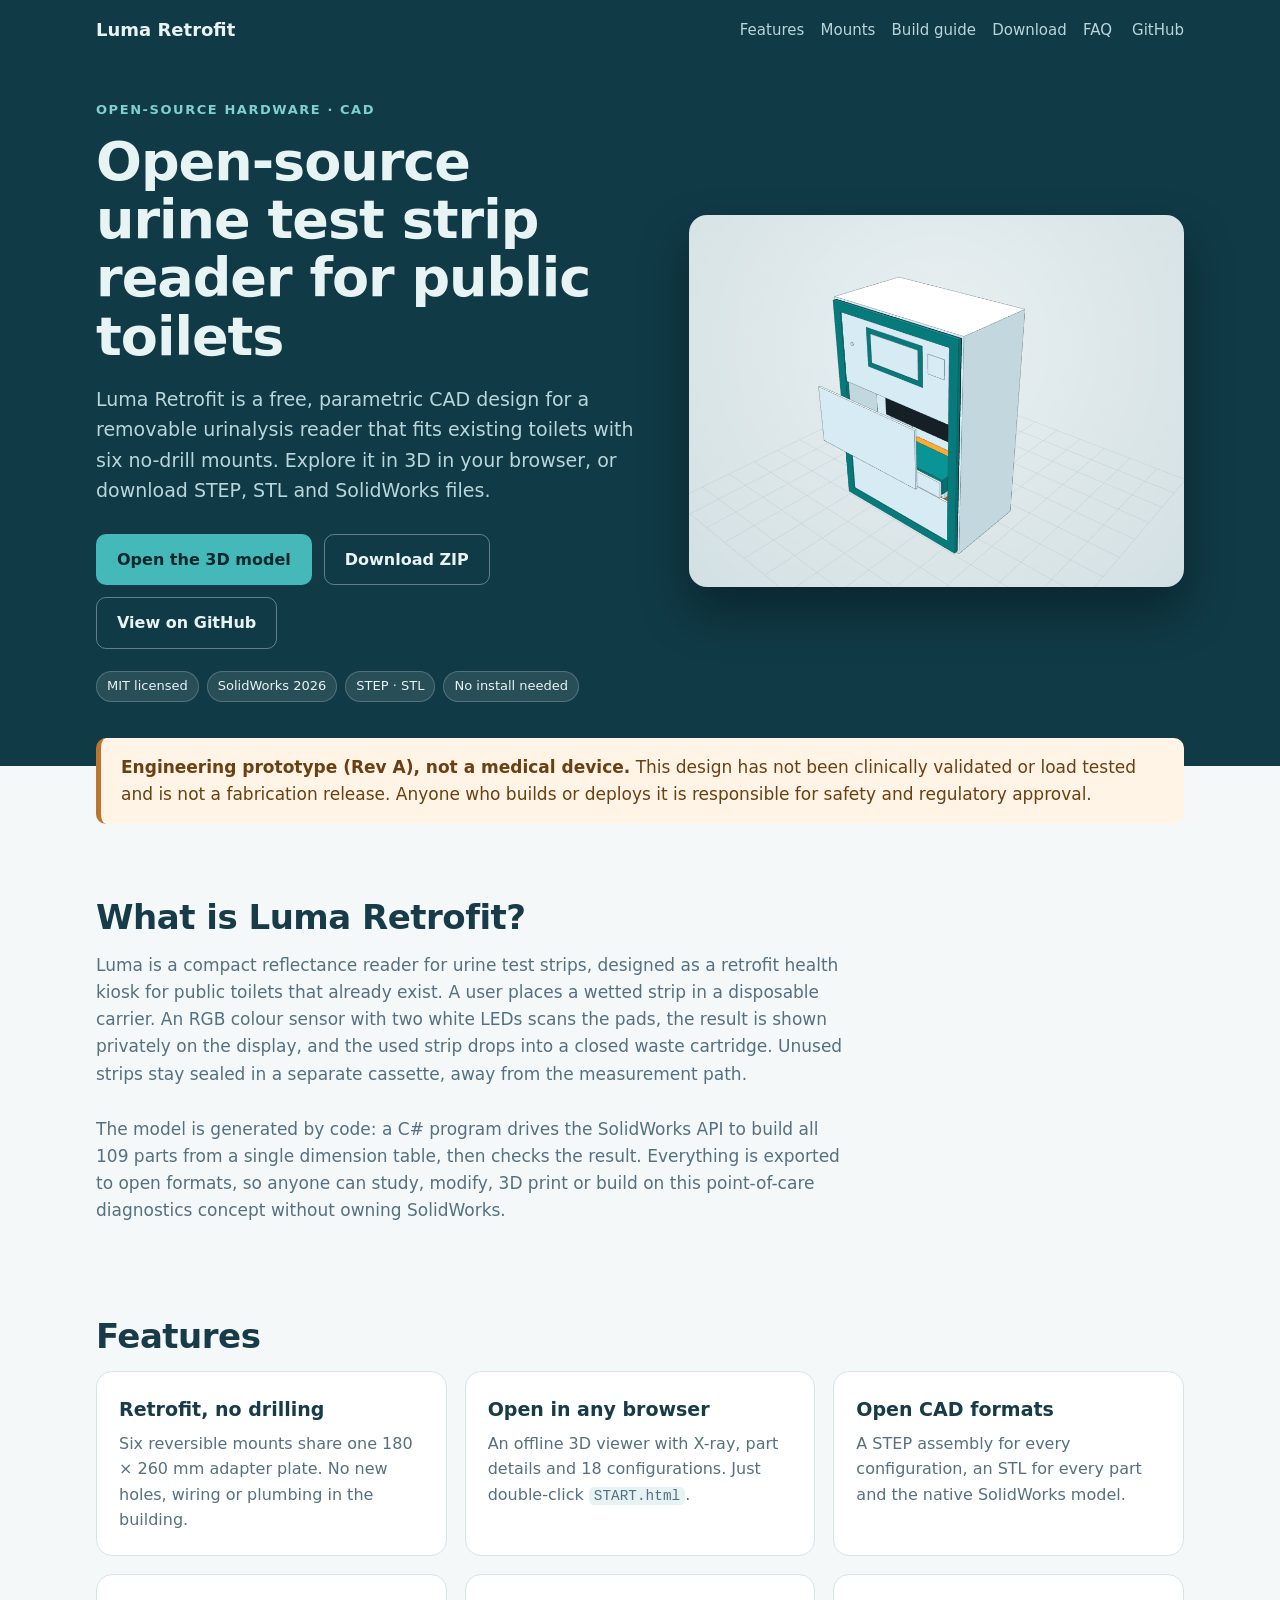
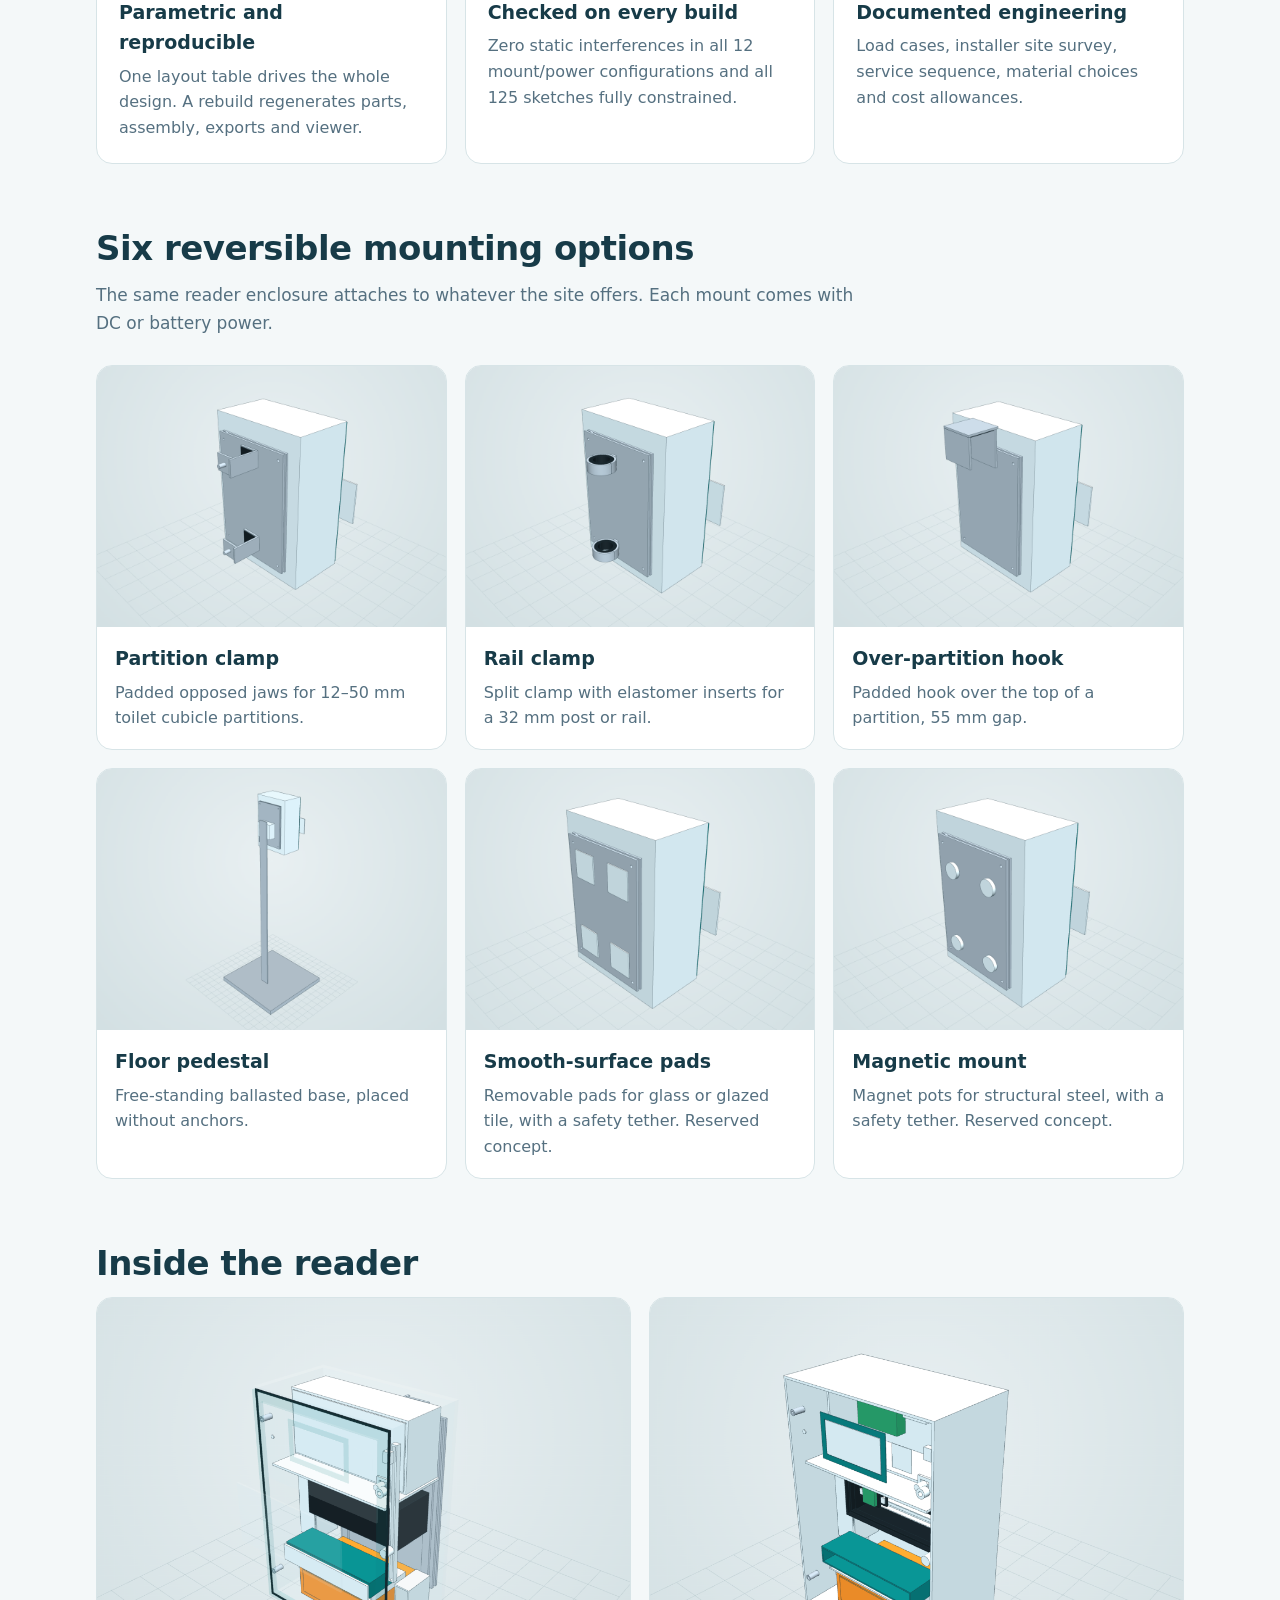
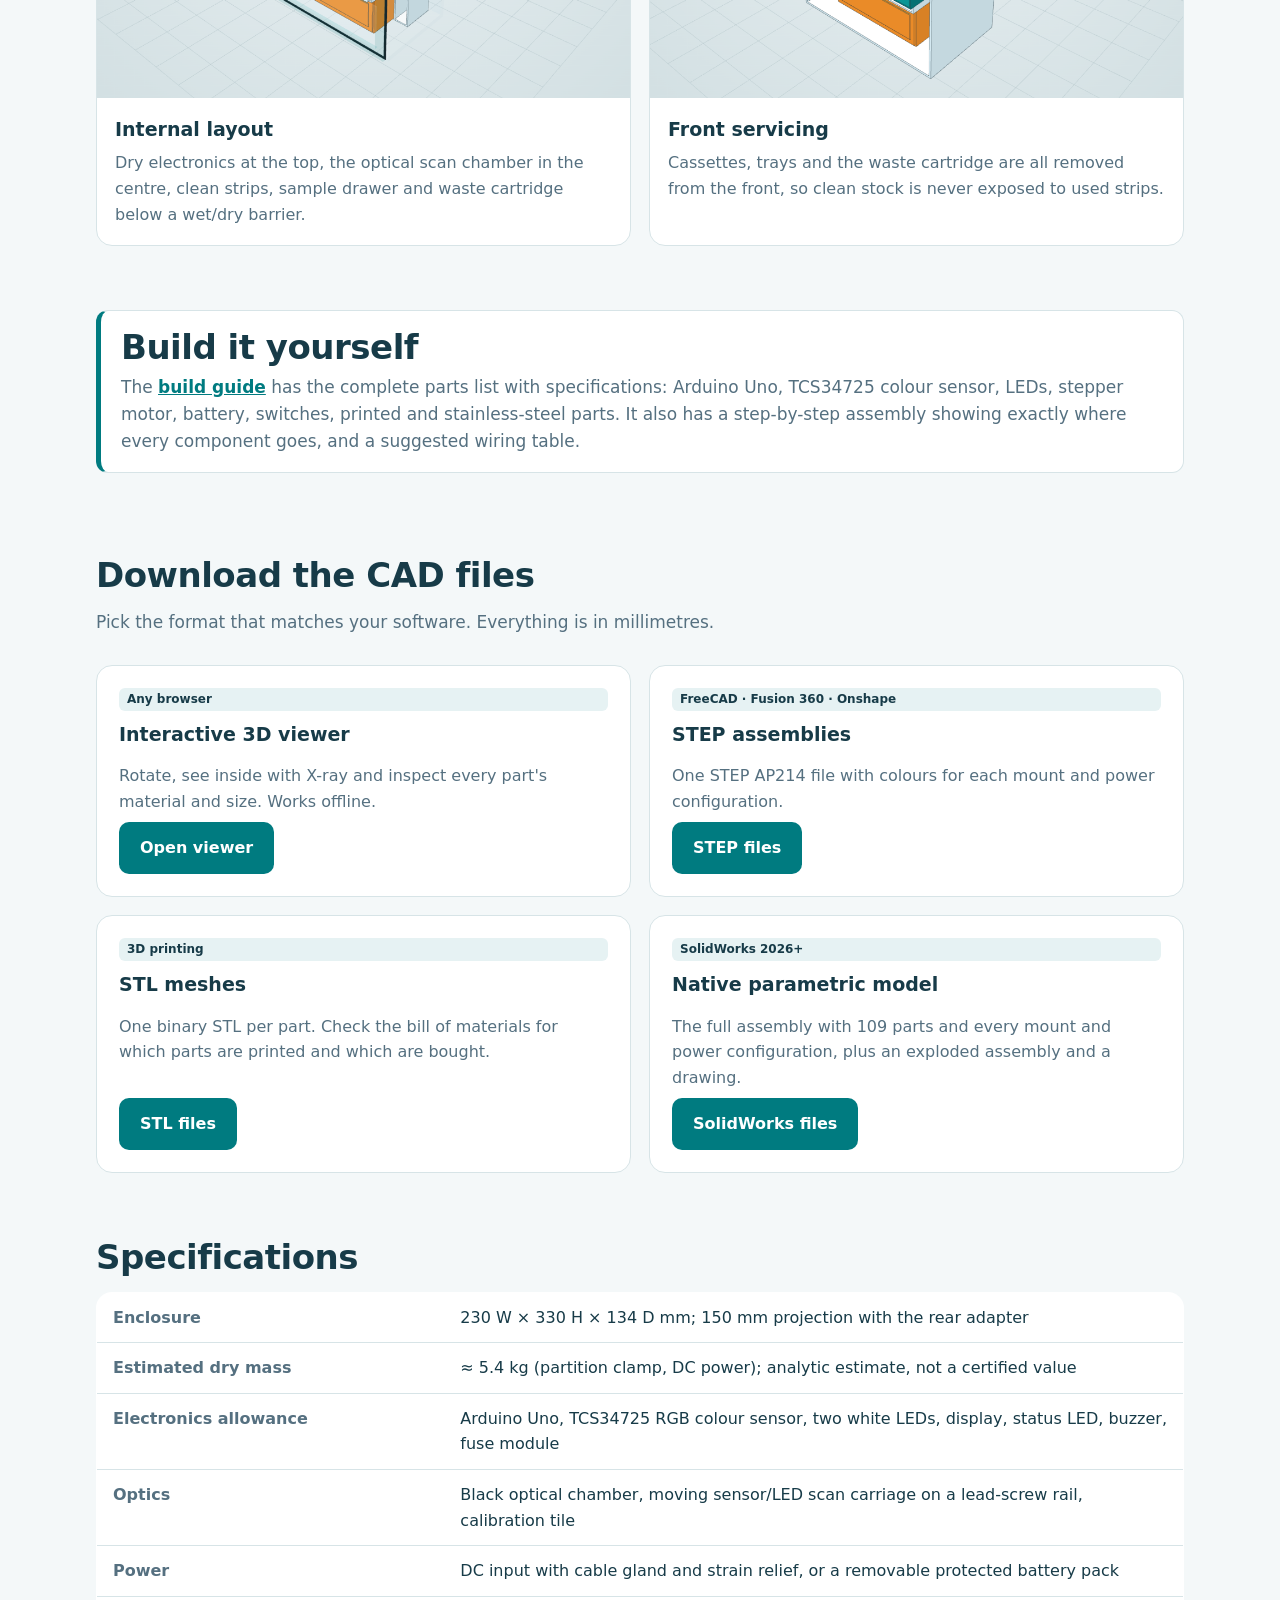
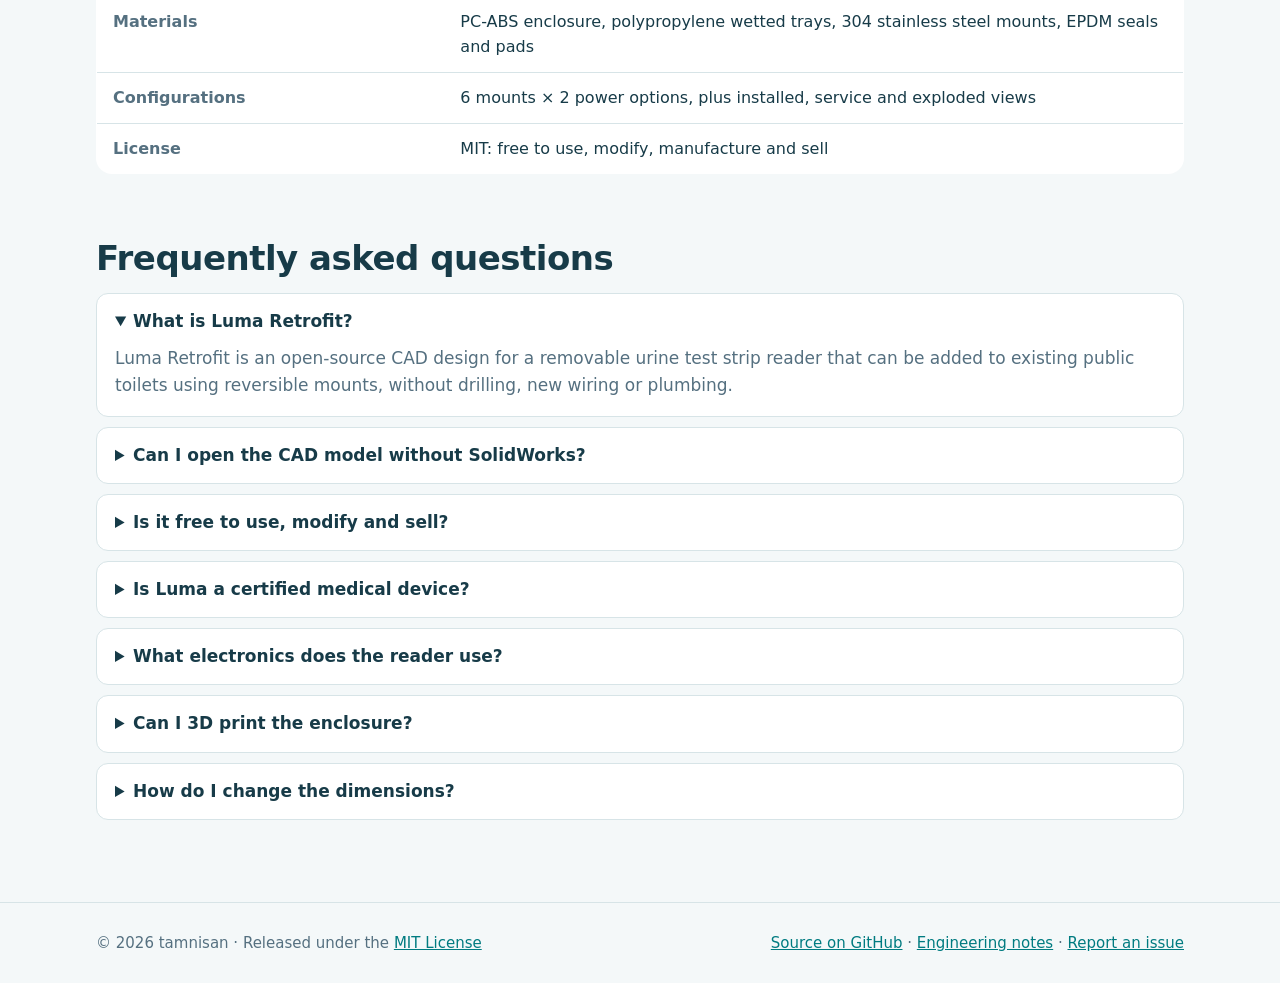
<file: index.html>
<!doctype html>
<html lang="en">
<head>
<meta charset="utf-8">
<meta name="viewport" content="width=device-width,initial-scale=1">
<title>Luma: Open-Source Urine Test Strip Reader for Public Toilets</title>
<meta name="description" content="Free, open-source CAD for a urine test strip reader that retrofits into public toilets. View it in 3D in your browser or get STEP, STL and SolidWorks files.">
<meta name="keywords" content="urine test strip reader, open source urinalysis device, urine analyzer CAD, smart toilet, public health kiosk, point-of-care diagnostics, open hardware, SolidWorks, STEP, STL, 3D printable enclosure, Arduino, TCS34725">
<meta name="author" content="tamnisan">
<meta name="robots" content="index,follow,max-image-preview:large">
<meta name="theme-color" content="#103a46">
<link rel="canonical" href="https://tamnisan.github.io/luma/">
<link rel="icon" href="data:image/svg+xml,%3Csvg xmlns='http://www.w3.org/2000/svg' viewBox='0 0 64 64'%3E%3Crect width='64' height='64' rx='14' fill='%23103a46'/%3E%3Crect x='18' y='12' width='28' height='40' rx='3' fill='none' stroke='%237fd0cf' stroke-width='4'/%3E%3Crect x='24' y='19' width='16' height='9' fill='%237fd0cf'/%3E%3C/svg%3E">

<meta property="og:type" content="website">
<meta property="og:site_name" content="Luma Retrofit">
<meta property="og:url" content="https://tamnisan.github.io/luma/">
<meta property="og:title" content="Luma: Open-Source Urine Test Strip Reader for Public Toilets">
<meta property="og:description" content="Open-source CAD for a removable urine test strip reader with six no-drill mounts. 3D viewer, STEP, STL and SolidWorks files. MIT licensed.">
<meta property="og:image" content="https://tamnisan.github.io/luma/docs/social-preview.png">
<meta property="og:image:width" content="1280">
<meta property="og:image:height" content="640">
<meta property="og:image:alt" content="Luma Retrofit urine test strip reader enclosure, 3D CAD render">
<meta name="twitter:card" content="summary_large_image">
<meta name="twitter:title" content="Luma: Open-Source Urine Test Strip Reader for Public Toilets">
<meta name="twitter:description" content="Open-source CAD for a removable urine test strip reader with six no-drill mounts. 3D viewer, STEP, STL and SolidWorks files.">
<meta name="twitter:image" content="https://tamnisan.github.io/luma/docs/social-preview.png">

<script type="application/ld+json">
{
  "@context": "https://schema.org",
  "@graph": [
    {
      "@type": "WebSite",
      "@id": "https://tamnisan.github.io/luma/#website",
      "url": "https://tamnisan.github.io/luma/",
      "name": "Luma Retrofit",
      "description": "Open-source CAD design for a urine test strip reader that retrofits into existing public toilets.",
      "inLanguage": "en"
    },
    {
      "@type": "SoftwareSourceCode",
      "@id": "https://tamnisan.github.io/luma/#project",
      "name": "Luma Retrofit: open-source urine test strip reader CAD",
      "description": "Parametric SolidWorks CAD for a removable urine test strip reflectance reader with six reversible mounts, DC or battery power, STEP and STL exports and an offline browser 3D viewer.",
      "url": "https://tamnisan.github.io/luma/",
      "codeRepository": "https://github.com/tamnisan/luma",
      "license": "https://opensource.org/licenses/MIT",
      "programmingLanguage": ["C#", "JavaScript", "PowerShell"],
      "keywords": "urine test strip reader, urinalysis, smart toilet, public health kiosk, point-of-care diagnostics, open hardware, SolidWorks, STEP, STL, 3D printing, Arduino, TCS34725",
      "image": "https://tamnisan.github.io/luma/docs/social-preview.png",
      "author": {"@type": "Person", "name": "tamnisan", "url": "https://github.com/tamnisan"},
      "dateModified": "2026-09-21",
      "isPartOf": {"@id": "https://tamnisan.github.io/luma/#website"}
    },
    {
      "@type": "FAQPage",
      "mainEntity": [
        {"@type": "Question", "name": "What is Luma Retrofit?", "acceptedAnswer": {"@type": "Answer", "text": "Luma Retrofit is an open-source CAD design for a removable urine test strip reader that can be added to existing public toilets using reversible mounts, without drilling, new wiring or plumbing."}},
        {"@type": "Question", "name": "Can I open the CAD model without SolidWorks?", "acceptedAnswer": {"@type": "Answer", "text": "Yes. The model opens in any modern web browser through the included offline 3D viewer. STEP files work in FreeCAD, Fusion 360, Onshape and other CAD programs, and STL files work in any slicer. The native SolidWorks files need SolidWorks 2026 or newer."}},
        {"@type": "Question", "name": "Is it free to use, modify and sell?", "acceptedAnswer": {"@type": "Answer", "text": "Yes. The project is released under the MIT License, so you may use, modify, manufacture and sell it, including commercially, as long as you keep the copyright notice. It is provided as is, without warranty."}},
        {"@type": "Question", "name": "Is Luma a certified medical device?", "acceptedAnswer": {"@type": "Answer", "text": "No. Luma is a Rev A engineering prototype. It is not a fabrication release and has not been clinically validated. Anyone who builds or deploys it is responsible for safety, structural and regulatory approval."}},
        {"@type": "Question", "name": "What electronics does the reader use?", "acceptedAnswer": {"@type": "Answer", "text": "The design reserves space for an Arduino Uno controller, a TCS34725 RGB colour sensor and two white LEDs on a moving scan carriage, plus a display, status LED, buzzer and DC or battery power. Firmware is not part of the repository yet."}},
        {"@type": "Question", "name": "Can I 3D print the enclosure?", "acceptedAnswer": {"@type": "Answer", "text": "Yes. Every part is available as an STL file, and the enclosure parts are designed as PC-ABS prototype prints. Check the Process column in the bill of materials: parts named envelope are only space reservations for purchased components, and the mounts are designed in stainless steel."}},
        {"@type": "Question", "name": "How do I change the dimensions?", "acceptedAnswer": {"@type": "Answer", "text": "Every part size and position is defined in the Layout table in src/LumaBuilder.cs. Edit it and run src/Build.ps1 with SolidWorks installed to rebuild the whole model, exports and viewer."}}
      ]
    }
  ]
}
</script>

<link rel="stylesheet" href="assets/site.css">
</head>
<body>

<nav class="nav" aria-label="Main">
  <div class="wrap">
    <a class="brand" href="./">Luma Retrofit</a>
    <span class="links"><a href="#features">Features</a> &nbsp; <a href="#mounts">Mounts</a> &nbsp; <a href="build-guide.html">Build guide</a> &nbsp; <a href="#download">Download</a> &nbsp; <a href="#faq">FAQ</a></span>
    <a href="https://github.com/tamnisan/luma">GitHub</a>
  </div>
</nav>

<header class="hero">
  <div class="wrap">
    <div>
      <div class="eyebrow">Open-source hardware · CAD</div>
      <h1>Open-source urine test strip reader for public toilets</h1>
      <p class="lead">Luma Retrofit is a free, parametric CAD design for a removable urinalysis reader that fits existing toilets with six no-drill mounts. Explore it in 3D in your browser, or download STEP, STL and SolidWorks files.</p>
      <div class="cta">
        <a class="btn primary" href="START.html">Open the 3D model</a>
        <a class="btn ghost" href="https://github.com/tamnisan/luma/archive/refs/heads/main.zip">Download ZIP</a>
        <a class="btn ghost" href="https://github.com/tamnisan/luma">View on GitHub</a>
      </div>
      <div class="badges"><span>MIT licensed</span><span>SolidWorks 2026</span><span>STEP · STL</span><span>No install needed</span></div>
    </div>
    <figure><img src="docs/images/overview.png" width="960" height="720" alt="3D CAD model of the Luma urine test strip reader enclosure with display, sample drawer and service door"></figure>
  </div>
</header>

<main>
  <div class="wrap">
    <p class="notice" role="note"><strong>Engineering prototype (Rev A), not a medical device.</strong> This design has not been clinically validated or load tested and is not a fabrication release. Anyone who builds or deploys it is responsible for safety and regulatory approval.</p>
  </div>

  <section id="about">
    <div class="wrap">
      <h2>What is Luma Retrofit?</h2>
      <p class="sub">Luma is a compact reflectance reader for urine test strips, designed as a retrofit health kiosk for public toilets that already exist. A user places a wetted strip in a disposable carrier. An RGB colour sensor with two white LEDs scans the pads, the result is shown privately on the display, and the used strip drops into a closed waste cartridge. Unused strips stay sealed in a separate cassette, away from the measurement path.</p>
      <p class="sub">The model is generated by code: a C# program drives the SolidWorks API to build all 109 parts from a single dimension table, then checks the result. Everything is exported to open formats, so anyone can study, modify, 3D print or build on this point-of-care diagnostics concept without owning SolidWorks.</p>
    </div>
  </section>

  <section id="features">
    <div class="wrap">
      <h2>Features</h2>
      <div class="grid g3">
        <div class="card"><h3>Retrofit, no drilling</h3><p>Six reversible mounts share one 180 × 260 mm adapter plate. No new holes, wiring or plumbing in the building.</p></div>
        <div class="card"><h3>Open in any browser</h3><p>An offline 3D viewer with X-ray, part details and 18 configurations. Just double-click <code>START.html</code>.</p></div>
        <div class="card"><h3>Open CAD formats</h3><p>A STEP assembly for every configuration, an STL for every part and the native SolidWorks model.</p></div>
        <div class="card"><h3>Parametric and reproducible</h3><p>One layout table drives the whole design. A rebuild regenerates parts, assembly, exports and viewer.</p></div>
        <div class="card"><h3>Checked on every build</h3><p>Zero static interferences in all 12 mount/power configurations and all 125 sketches fully constrained.</p></div>
        <div class="card"><h3>Documented engineering</h3><p>Load cases, installer site survey, service sequence, material choices and cost allowances.</p></div>
      </div>
    </div>
  </section>

  <section id="mounts">
    <div class="wrap">
      <h2>Six reversible mounting options</h2>
      <p class="sub">The same reader enclosure attaches to whatever the site offers. Each mount comes with DC or battery power.</p>
      <div class="grid g3">
        <article class="card mount"><img src="docs/images/mount-partition.png" width="960" height="720" loading="lazy" alt="Rear view of the Luma reader with the partition clamp mount"><div><h3>Partition clamp</h3><p>Padded opposed jaws for 12–50 mm toilet cubicle partitions.</p></div></article>
        <article class="card mount"><img src="docs/images/mount-rail.png" width="960" height="720" loading="lazy" alt="Rear view of the Luma reader with the rail clamp mount"><div><h3>Rail clamp</h3><p>Split clamp with elastomer inserts for a 32 mm post or rail.</p></div></article>
        <article class="card mount"><img src="docs/images/mount-hook.png" width="960" height="720" loading="lazy" alt="Rear view of the Luma reader with the over-partition hook mount"><div><h3>Over-partition hook</h3><p>Padded hook over the top of a partition, 55 mm gap.</p></div></article>
        <article class="card mount"><img src="docs/images/mount-pedestal.png" width="960" height="720" loading="lazy" alt="Luma reader on a free-standing floor pedestal"><div><h3>Floor pedestal</h3><p>Free-standing ballasted base, placed without anchors.</p></div></article>
        <article class="card mount"><img src="docs/images/mount-smooth.png" width="960" height="720" loading="lazy" alt="Rear view of the Luma reader with removable smooth-surface pads"><div><h3>Smooth-surface pads</h3><p>Removable pads for glass or glazed tile, with a safety tether. Reserved concept.</p></div></article>
        <article class="card mount"><img src="docs/images/mount-magnetic.png" width="960" height="720" loading="lazy" alt="Rear view of the Luma reader with magnetic pot mounts"><div><h3>Magnetic mount</h3><p>Magnet pots for structural steel, with a safety tether. Reserved concept.</p></div></article>
      </div>
    </div>
  </section>

  <section id="inside">
    <div class="wrap">
      <h2>Inside the reader</h2>
      <div class="grid g2">
        <figure class="card mount" style="margin:0"><img src="docs/images/xray.png" width="960" height="720" loading="lazy" alt="X-ray view of the Luma urine strip reader showing electronics tray, optical chamber, strip cassette and waste cartridge"><div><h3>Internal layout</h3><p>Dry electronics at the top, the optical scan chamber in the centre, clean strips, sample drawer and waste cartridge below a wet/dry barrier.</p></div></figure>
        <figure class="card mount" style="margin:0"><img src="docs/images/service-open.png" width="960" height="720" loading="lazy" alt="Luma reader with front covers removed for servicing"><div><h3>Front servicing</h3><p>Cassettes, trays and the waste cartridge are all removed from the front, so clean stock is never exposed to used strips.</p></div></figure>
      </div>
    </div>
  </section>

  <section id="build">
    <div class="wrap">
      <div class="callout">
        <h2 style="margin:0">Build it yourself</h2>
        <p>The <a href="build-guide.html"><strong>build guide</strong></a> has the complete parts list with specifications: Arduino Uno, TCS34725 colour sensor, LEDs, stepper motor, battery, switches, printed and stainless-steel parts. It also has a step-by-step assembly showing exactly where every component goes, and a suggested wiring table.</p>
      </div>
    </div>
  </section>

  <section id="download">
    <div class="wrap">
      <h2>Download the CAD files</h2>
      <p class="sub">Pick the format that matches your software. Everything is in millimetres.</p>
      <div class="grid g2 dl">
        <div class="card"><span class="tag">Any browser</span><h3>Interactive 3D viewer</h3><p>Rotate, see inside with X-ray and inspect every part's material and size. Works offline.</p><a class="btn" href="START.html">Open viewer</a></div>
        <div class="card"><span class="tag">FreeCAD · Fusion 360 · Onshape</span><h3>STEP assemblies</h3><p>One STEP AP214 file with colours for each mount and power configuration.</p><a class="btn" href="https://github.com/tamnisan/luma/tree/main/builds/20260913-163314/exports/step">STEP files</a></div>
        <div class="card"><span class="tag">3D printing</span><h3>STL meshes</h3><p>One binary STL per part. Check the bill of materials for which parts are printed and which are bought.</p><a class="btn" href="https://github.com/tamnisan/luma/tree/main/builds/20260913-163314/exports/stl">STL files</a></div>
        <div class="card"><span class="tag">SolidWorks 2026+</span><h3>Native parametric model</h3><p>The full assembly with 109 parts and every mount and power configuration, plus an exploded assembly and a drawing.</p><a class="btn" href="https://github.com/tamnisan/luma/tree/main/builds/20260913-163314">SolidWorks files</a></div>
      </div>
    </div>
  </section>

  <section id="specs">
    <div class="wrap">
      <h2>Specifications</h2>
      <table class="specs">
        <tr><th scope="row">Enclosure</th><td>230 W × 330 H × 134 D mm; 150 mm projection with the rear adapter</td></tr>
        <tr><th scope="row">Estimated dry mass</th><td>≈ 5.4 kg (partition clamp, DC power); analytic estimate, not a certified value</td></tr>
        <tr><th scope="row">Electronics allowance</th><td>Arduino Uno, TCS34725 RGB colour sensor, two white LEDs, display, status LED, buzzer, fuse module</td></tr>
        <tr><th scope="row">Optics</th><td>Black optical chamber, moving sensor/LED scan carriage on a lead-screw rail, calibration tile</td></tr>
        <tr><th scope="row">Power</th><td>DC input with cable gland and strain relief, or a removable protected battery pack</td></tr>
        <tr><th scope="row">Materials</th><td>PC-ABS enclosure, polypropylene wetted trays, 304 stainless steel mounts, EPDM seals and pads</td></tr>
        <tr><th scope="row">Configurations</th><td>6 mounts × 2 power options, plus installed, service and exploded views</td></tr>
        <tr><th scope="row">License</th><td>MIT: free to use, modify, manufacture and sell</td></tr>
      </table>
    </div>
  </section>

  <section id="faq">
    <div class="wrap">
      <h2>Frequently asked questions</h2>
      <details open><summary>What is Luma Retrofit?</summary><p>Luma Retrofit is an open-source CAD design for a removable urine test strip reader that can be added to existing public toilets using reversible mounts, without drilling, new wiring or plumbing.</p></details>
      <details><summary>Can I open the CAD model without SolidWorks?</summary><p>Yes. The model opens in any modern web browser through the included offline 3D viewer. STEP files work in FreeCAD, Fusion 360, Onshape and other CAD programs, and STL files work in any slicer. The native SolidWorks files need SolidWorks 2026 or newer.</p></details>
      <details><summary>Is it free to use, modify and sell?</summary><p>Yes. The project is released under the MIT License, so you may use, modify, manufacture and sell it, including commercially, as long as you keep the copyright notice. It is provided as is, without warranty.</p></details>
      <details><summary>Is Luma a certified medical device?</summary><p>No. Luma is a Rev A engineering prototype. It is not a fabrication release and has not been clinically validated. Anyone who builds or deploys it is responsible for safety, structural and regulatory approval.</p></details>
      <details><summary>What electronics does the reader use?</summary><p>The design reserves space for an Arduino Uno controller, a TCS34725 RGB colour sensor and two white LEDs on a moving scan carriage, plus a display, status LED, buzzer and DC or battery power. Firmware is not part of the repository yet.</p></details>
      <details><summary>Can I 3D print the enclosure?</summary><p>Yes. Every part is available as an STL file, and the enclosure parts are designed as PC-ABS prototype prints. Check the Process column in the bill of materials: parts named envelope are only space reservations for purchased components, and the mounts are designed in stainless steel.</p></details>
      <details><summary>How do I change the dimensions?</summary><p>Every part size and position is defined in the Layout table in <code>src/LumaBuilder.cs</code>. Edit it and run <code>src/Build.ps1</code> with SolidWorks installed to rebuild the whole model, exports and viewer.</p></details>
    </div>
  </section>
</main>

<footer>
  <div class="wrap">
    <span>© 2026 tamnisan · Released under the <a href="https://github.com/tamnisan/luma/blob/main/LICENSE">MIT License</a></span>
    <span><a href="https://github.com/tamnisan/luma">Source on GitHub</a> · <a href="https://github.com/tamnisan/luma/blob/main/ENGINEERING.md">Engineering notes</a> · <a href="https://github.com/tamnisan/luma/issues">Report an issue</a></span>
  </div>
</footer>

</body>
</html>
</file>
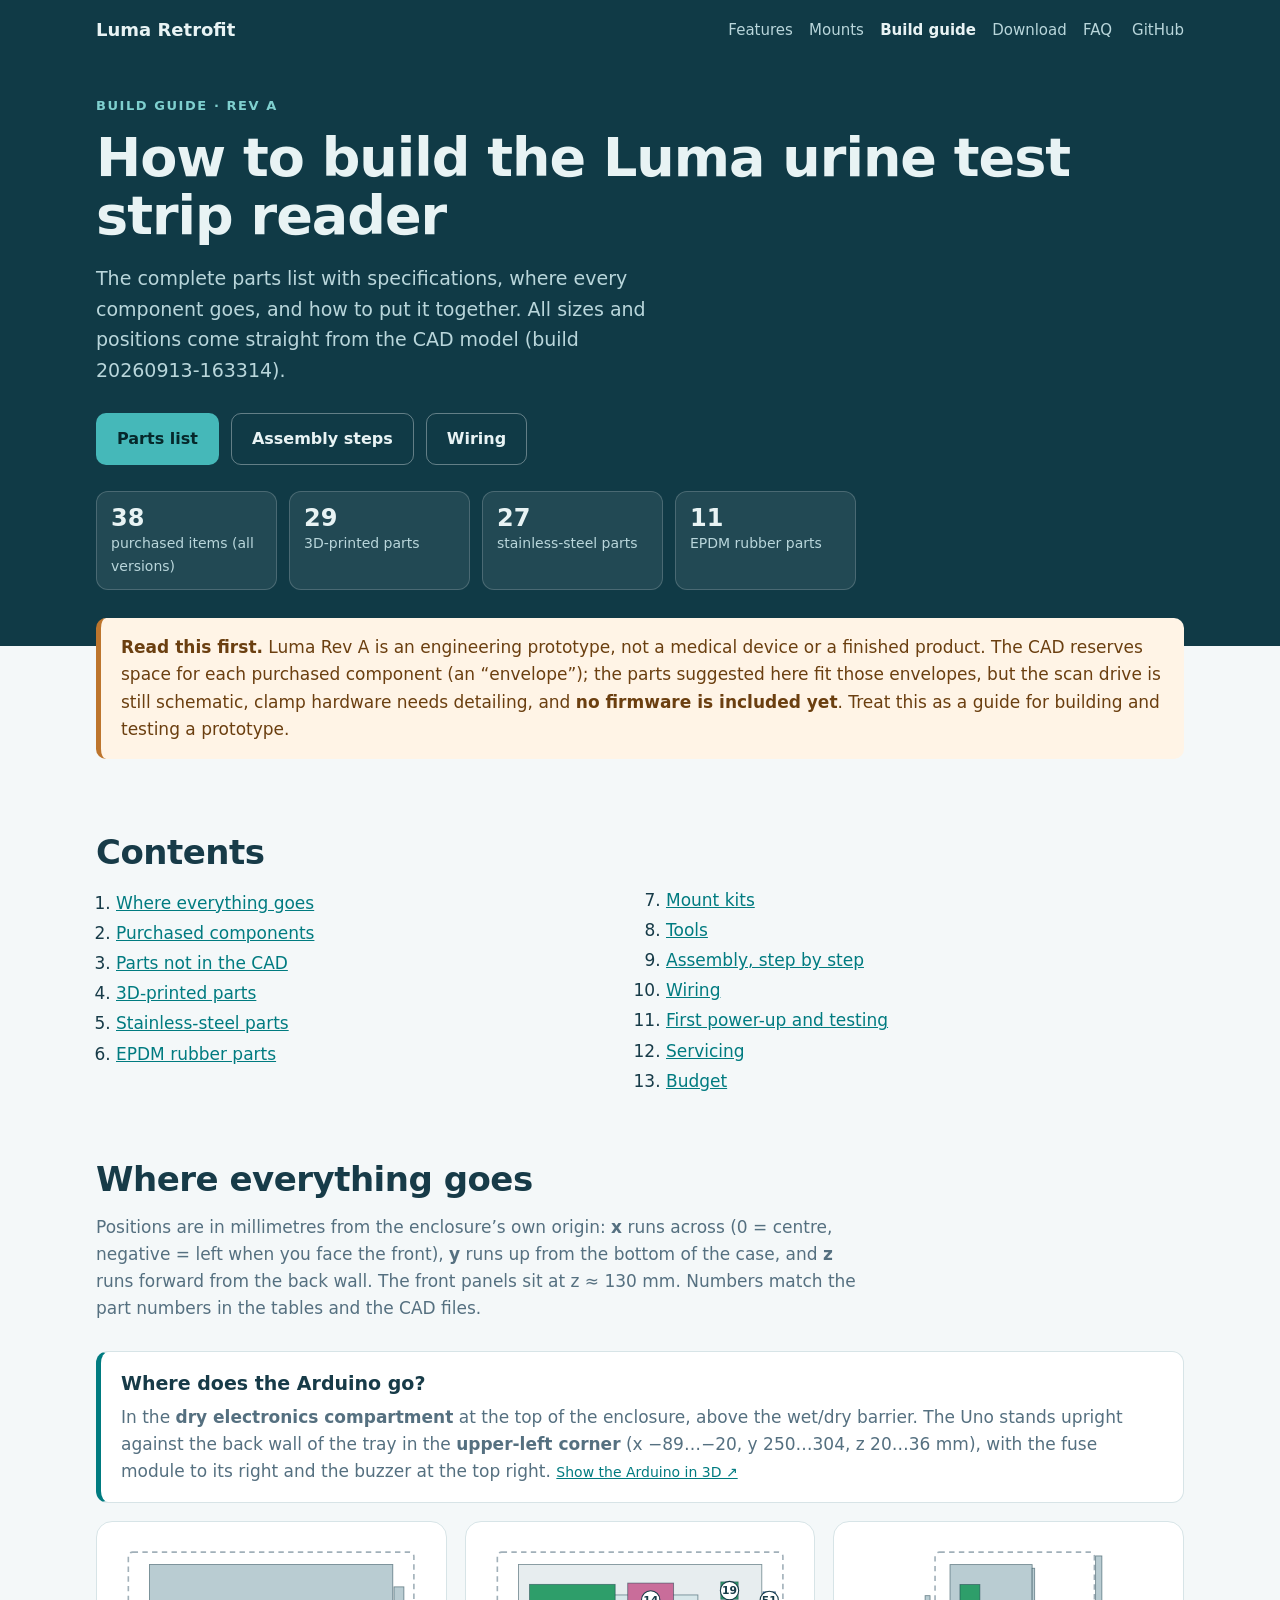
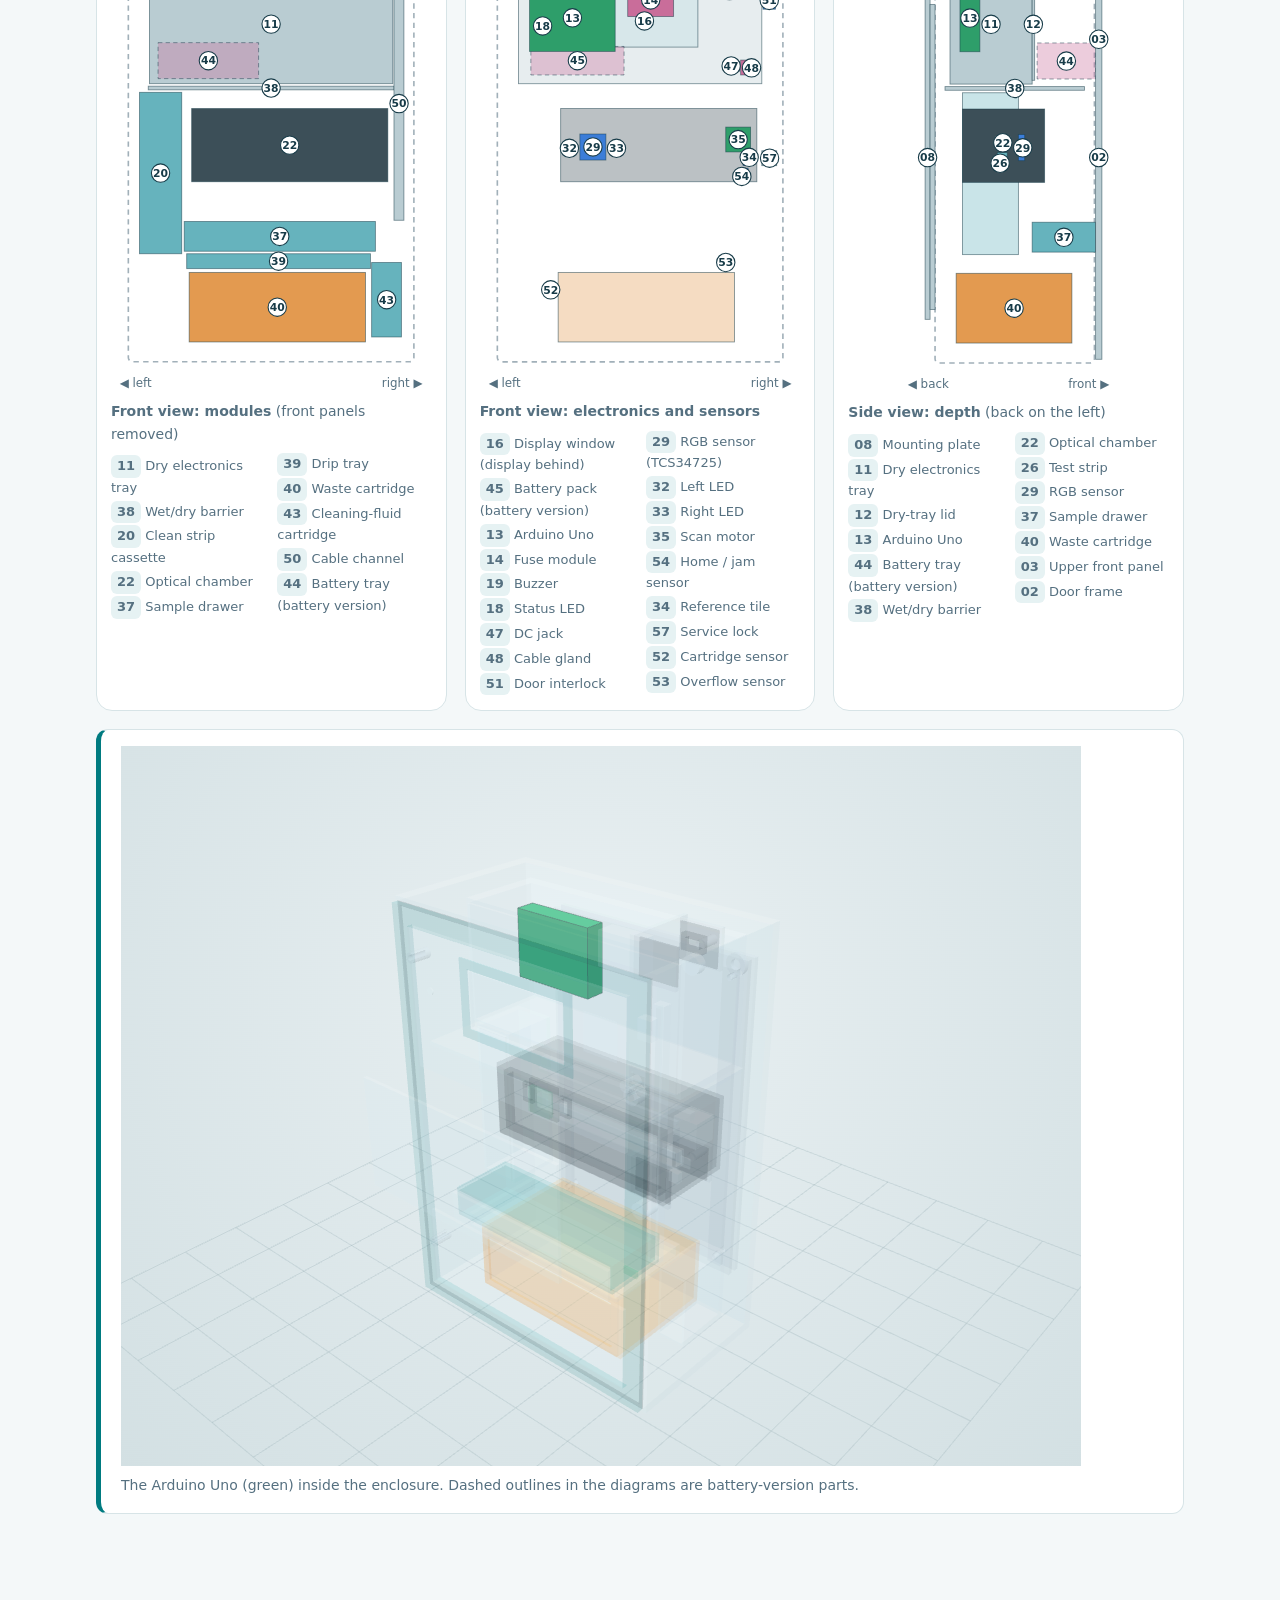
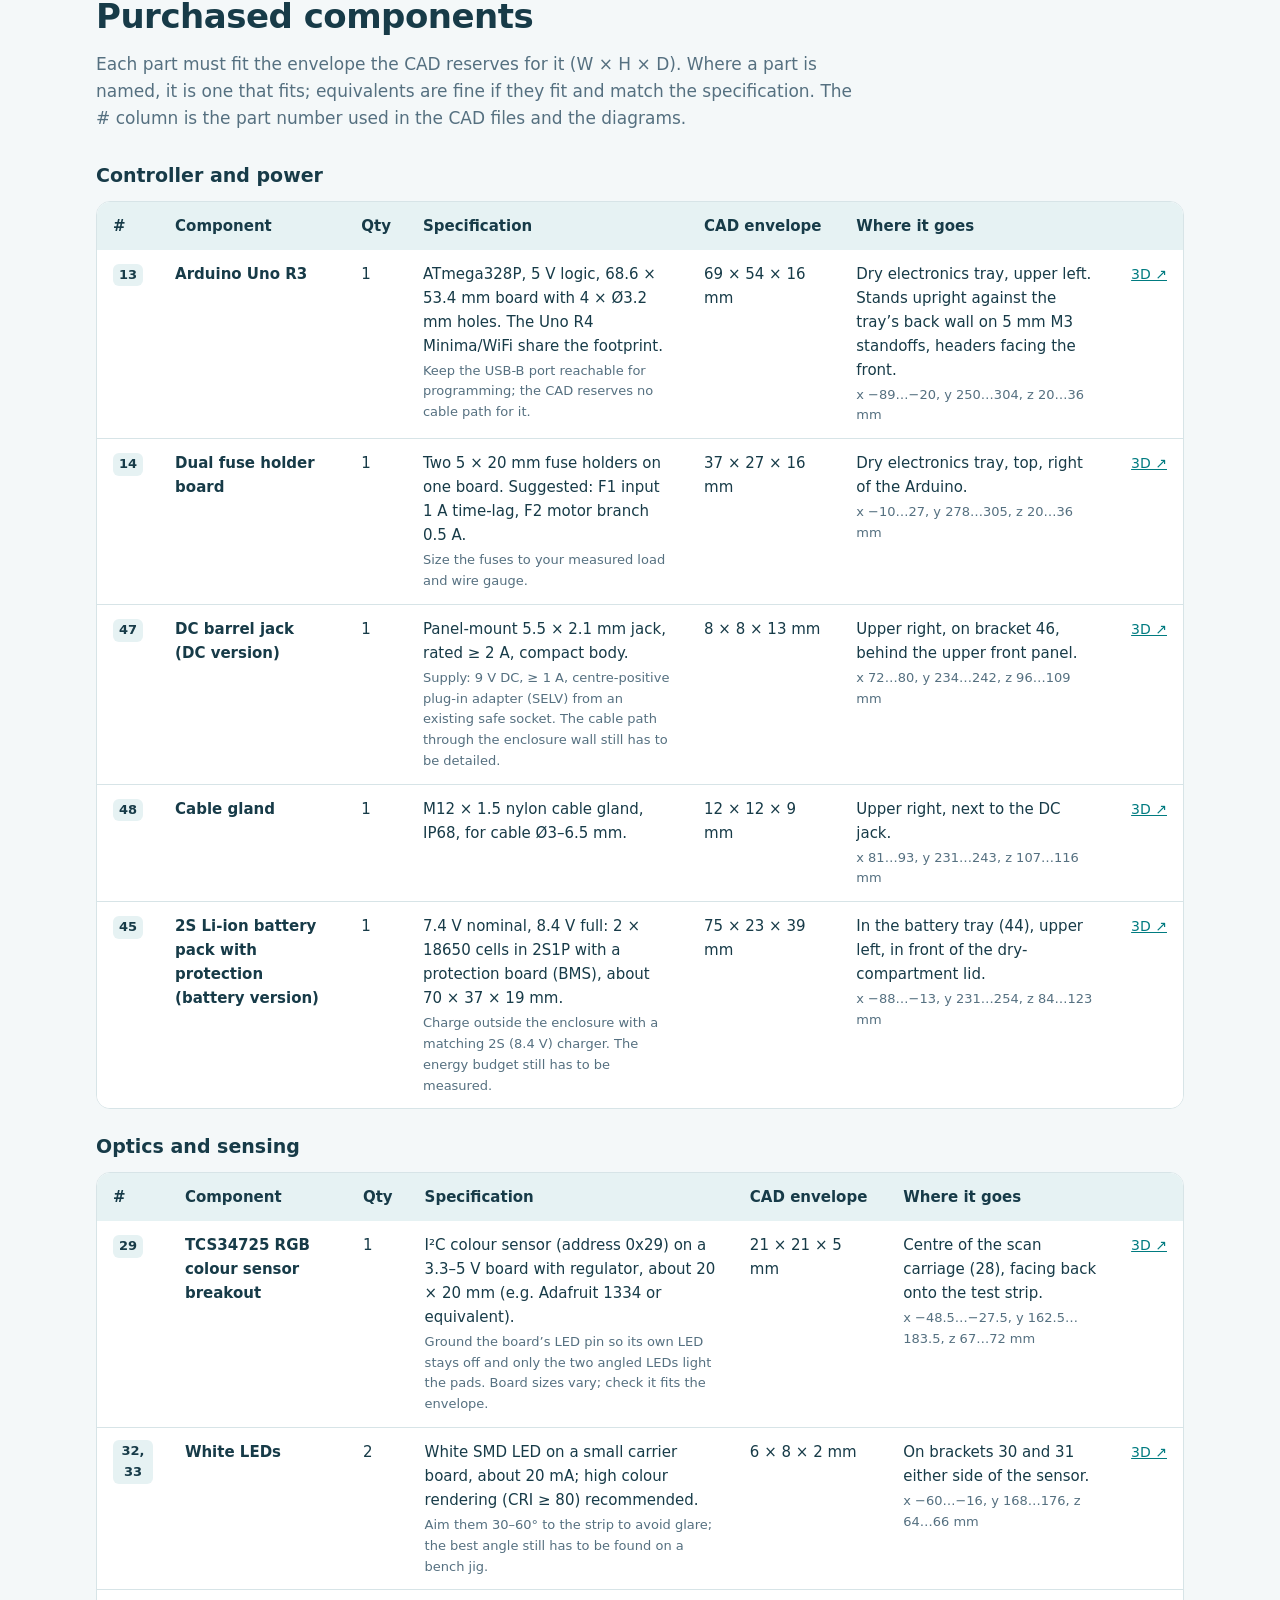
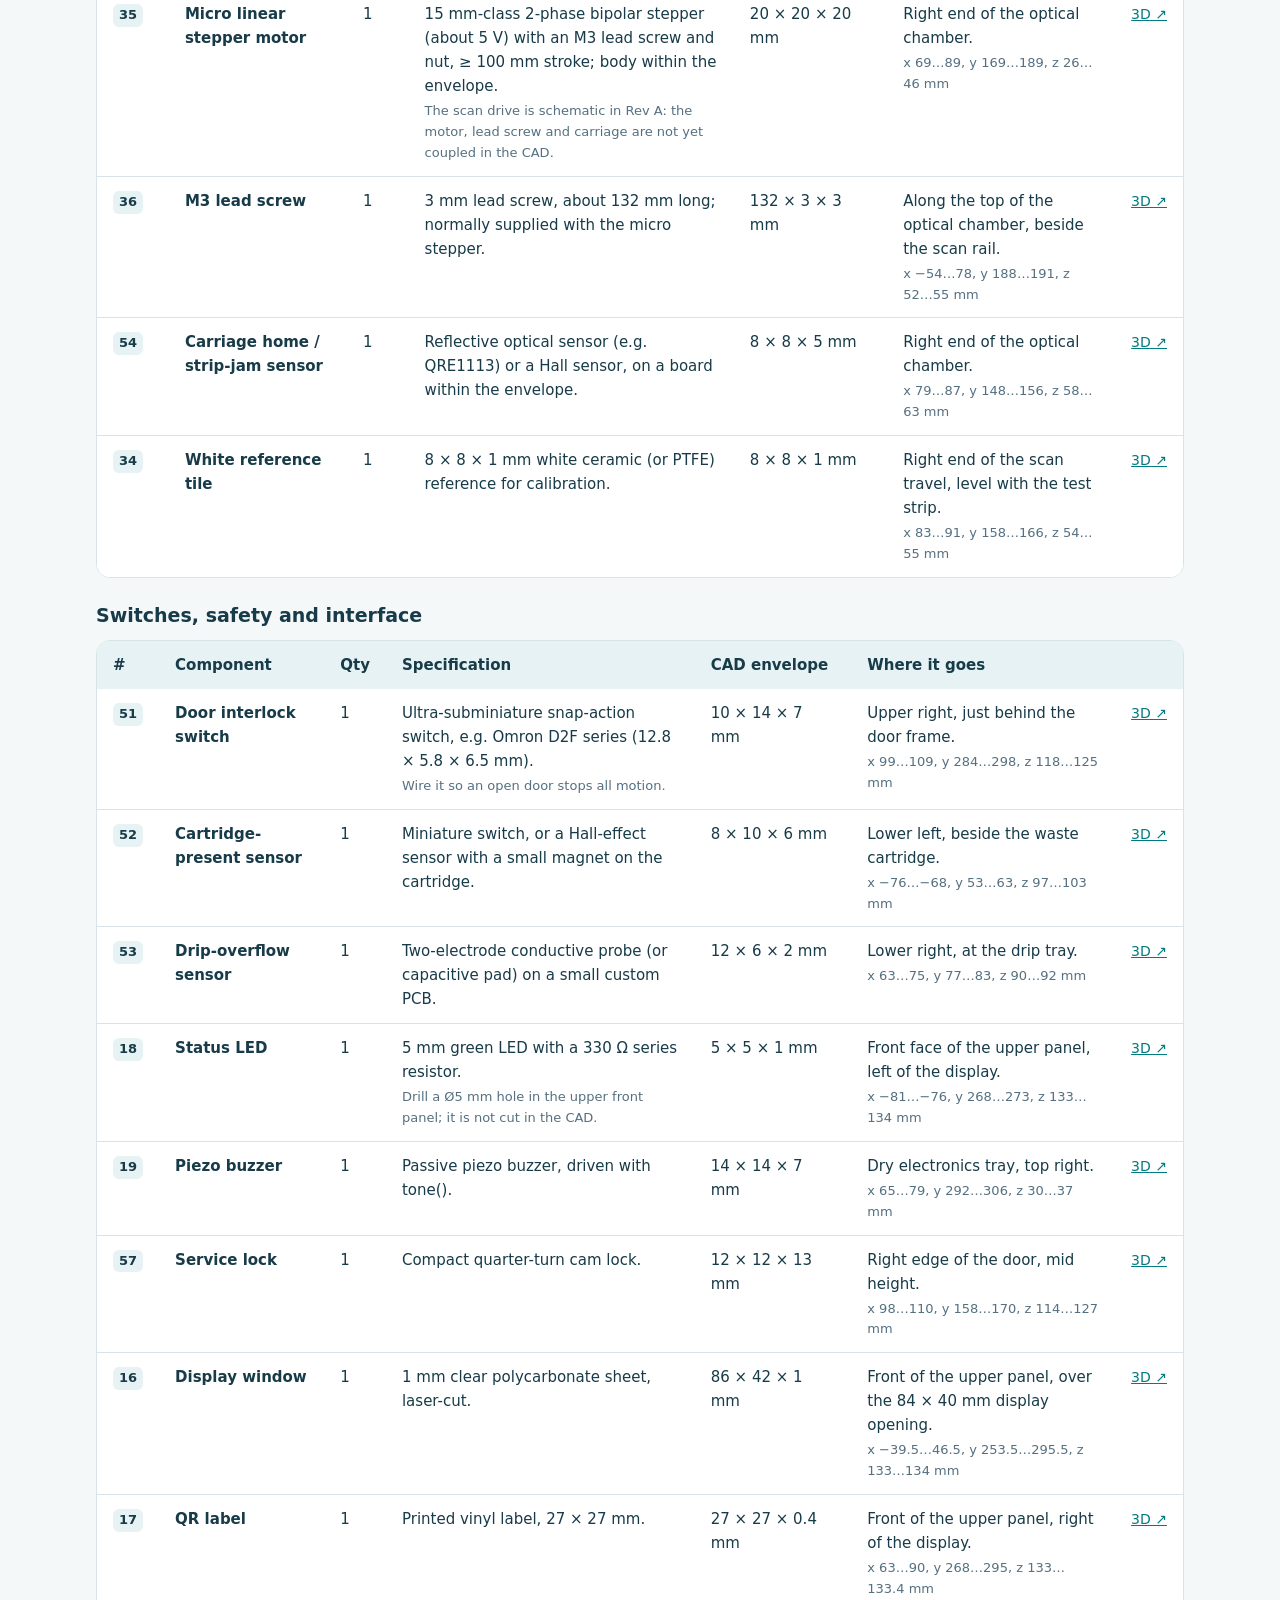
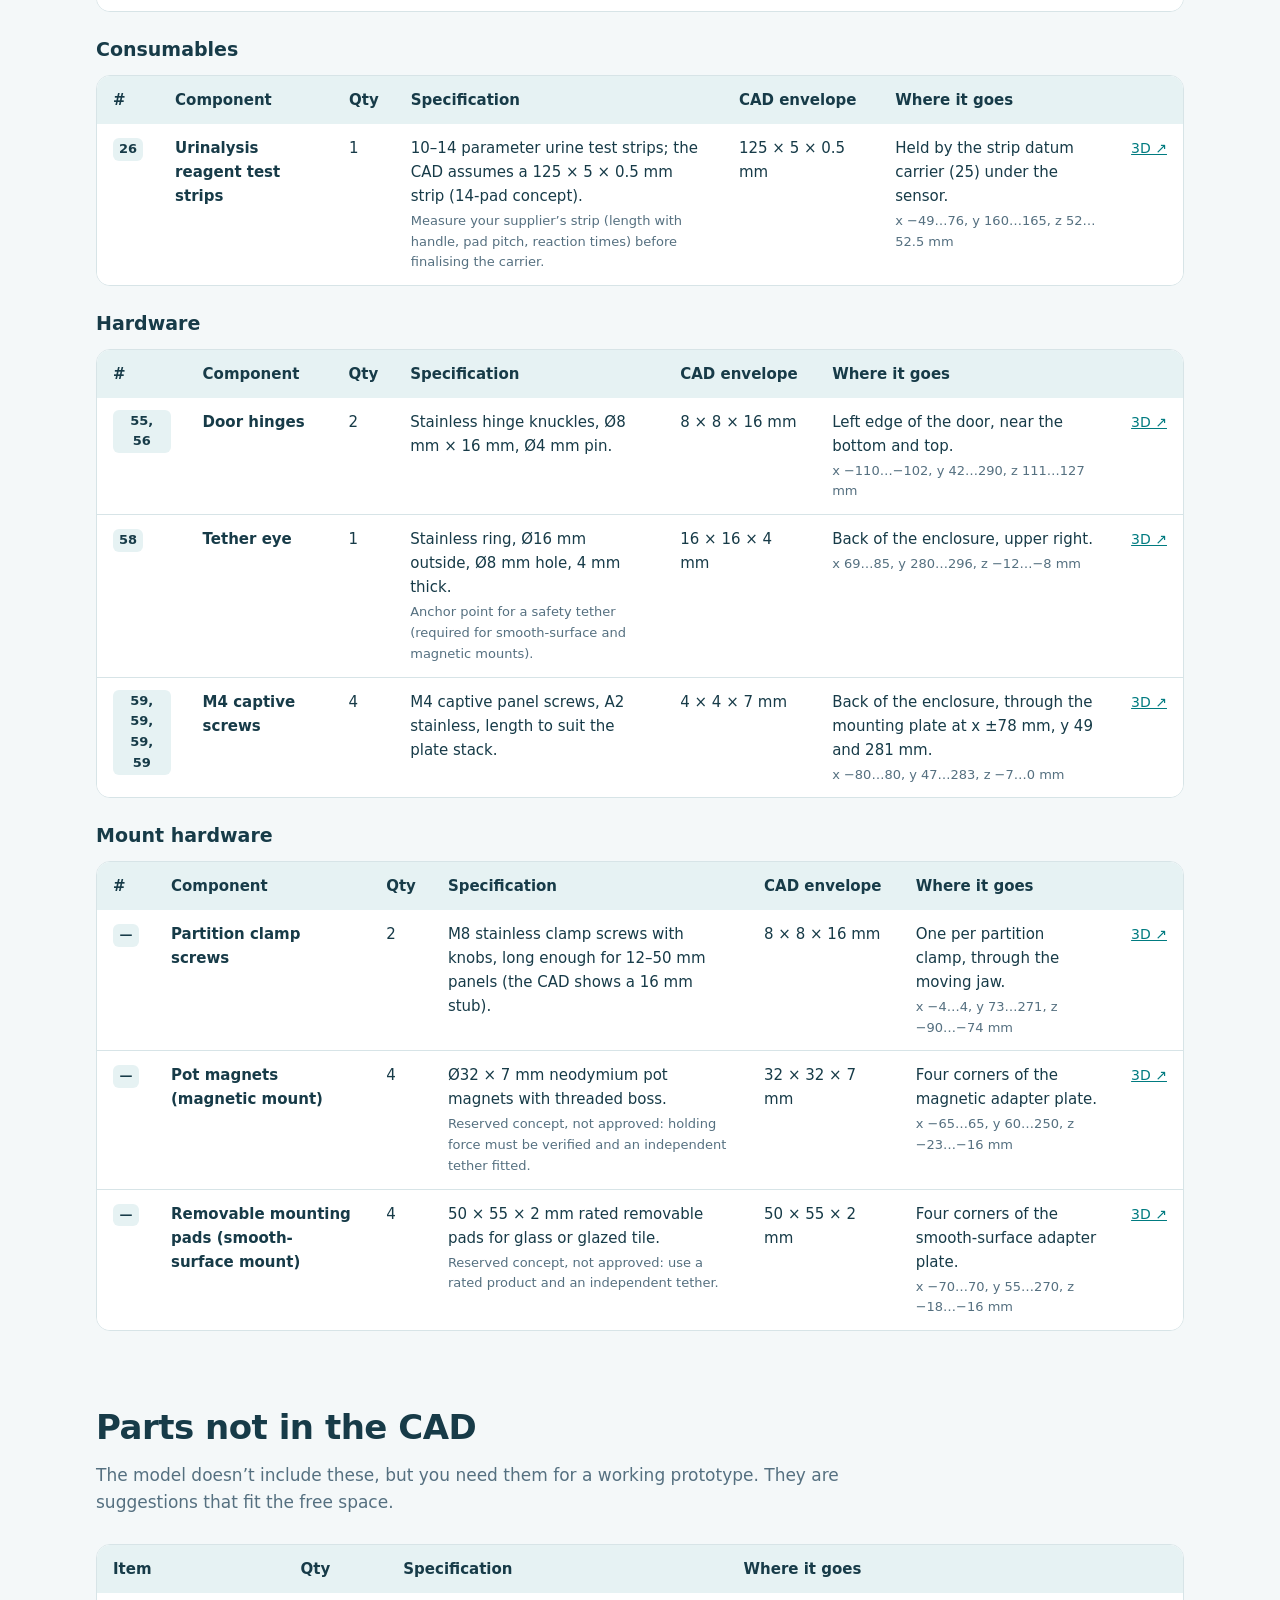
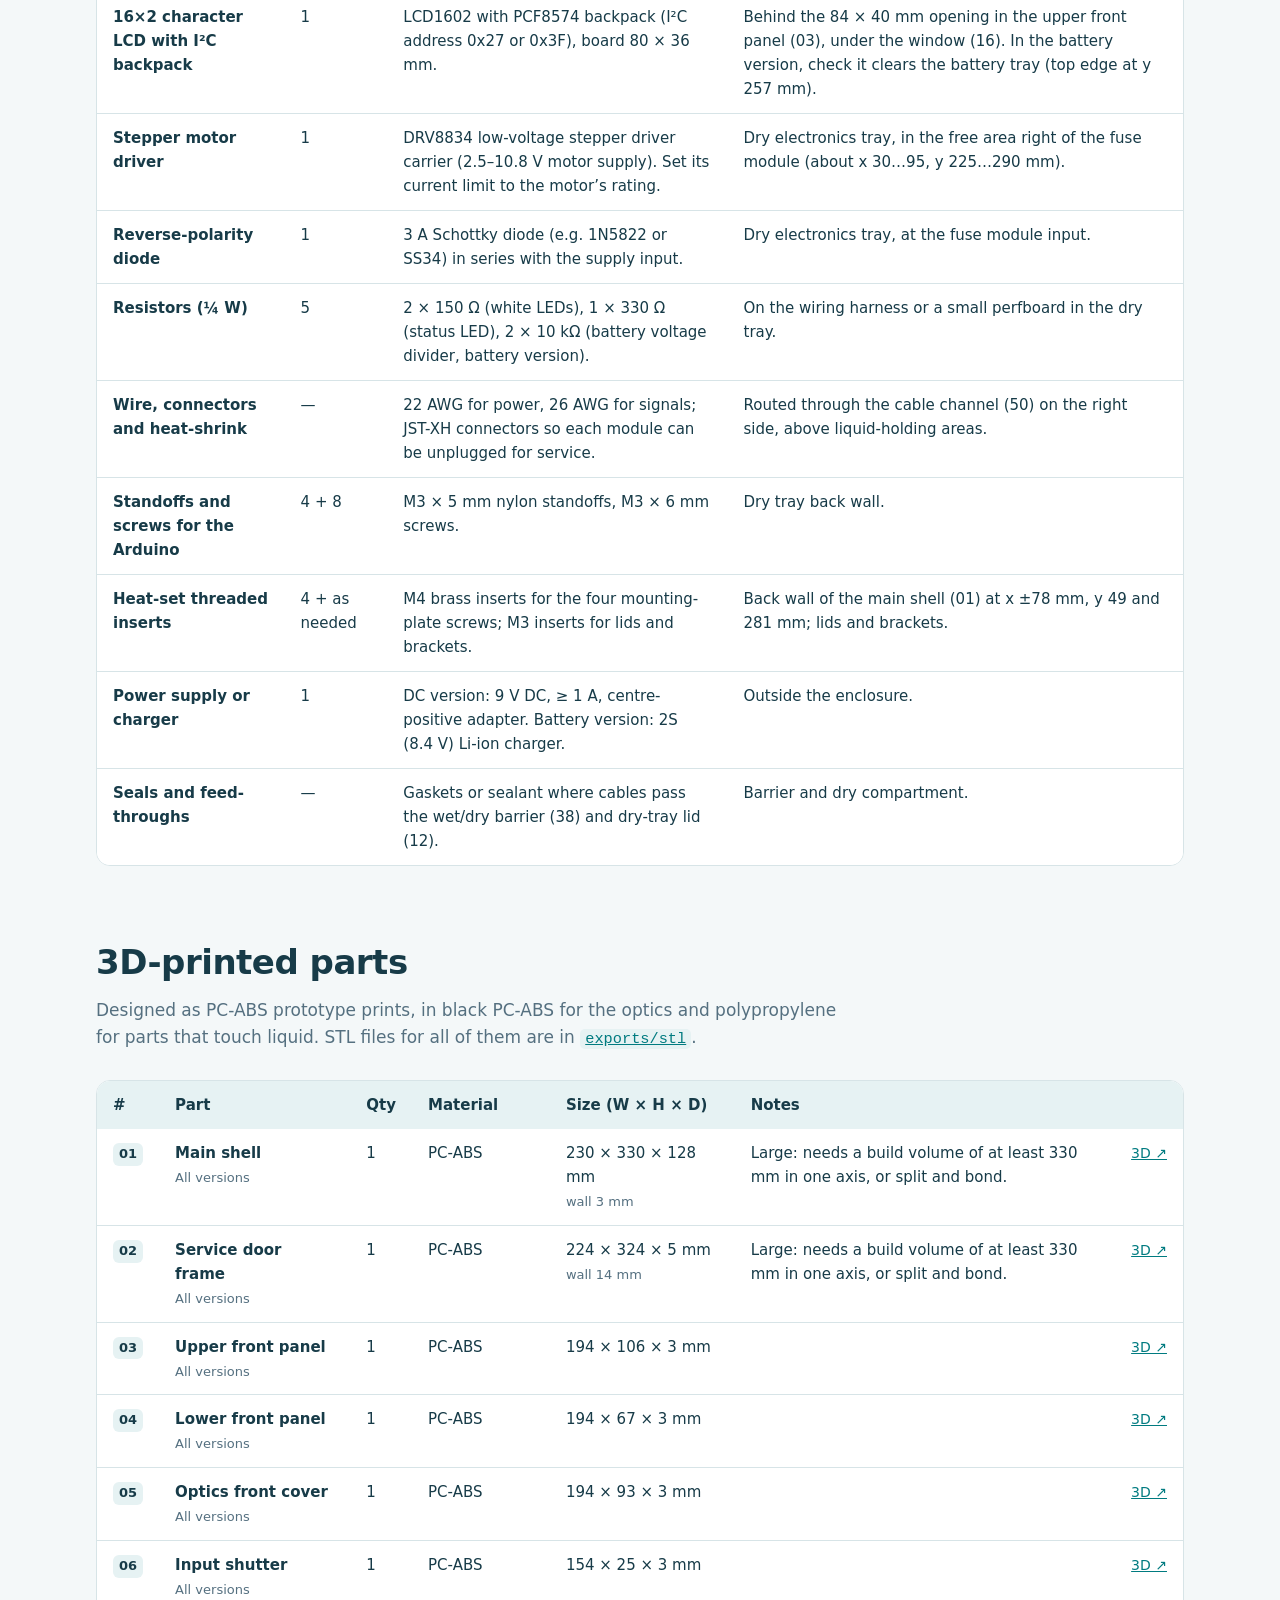
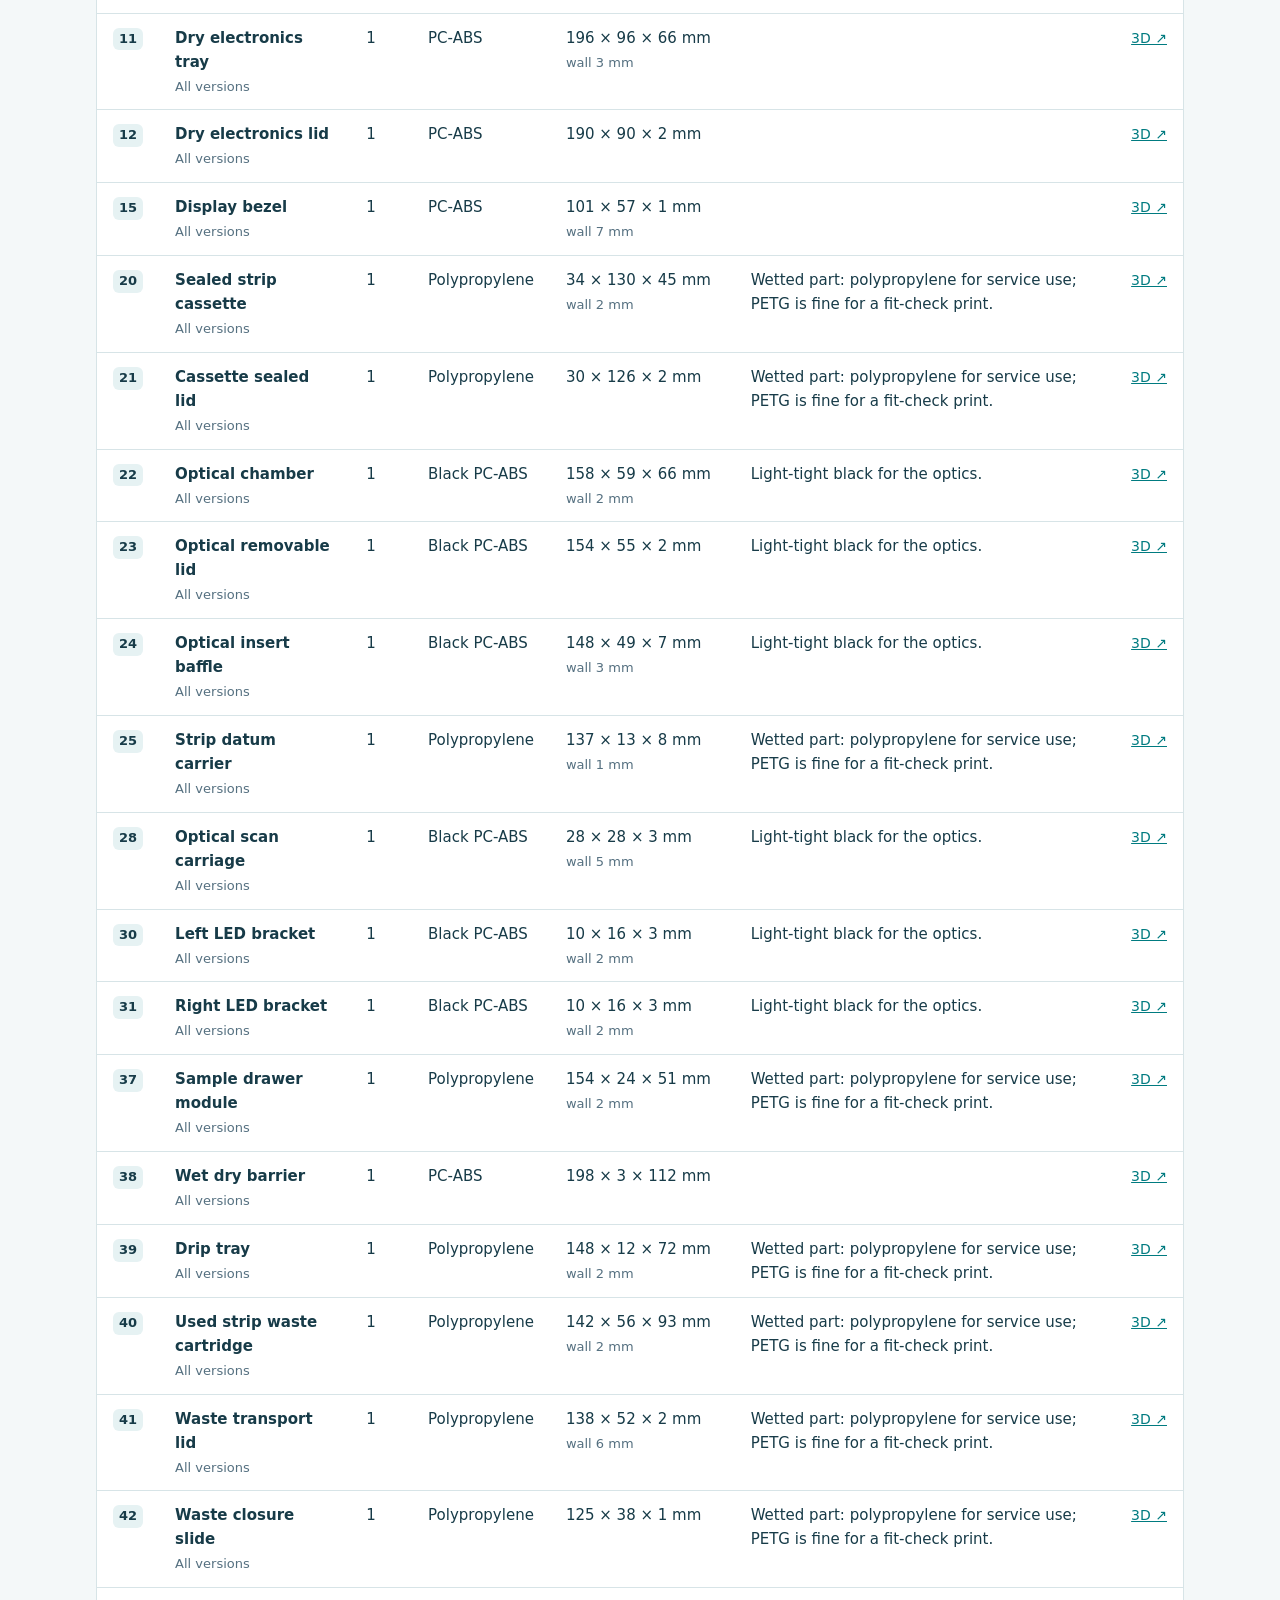
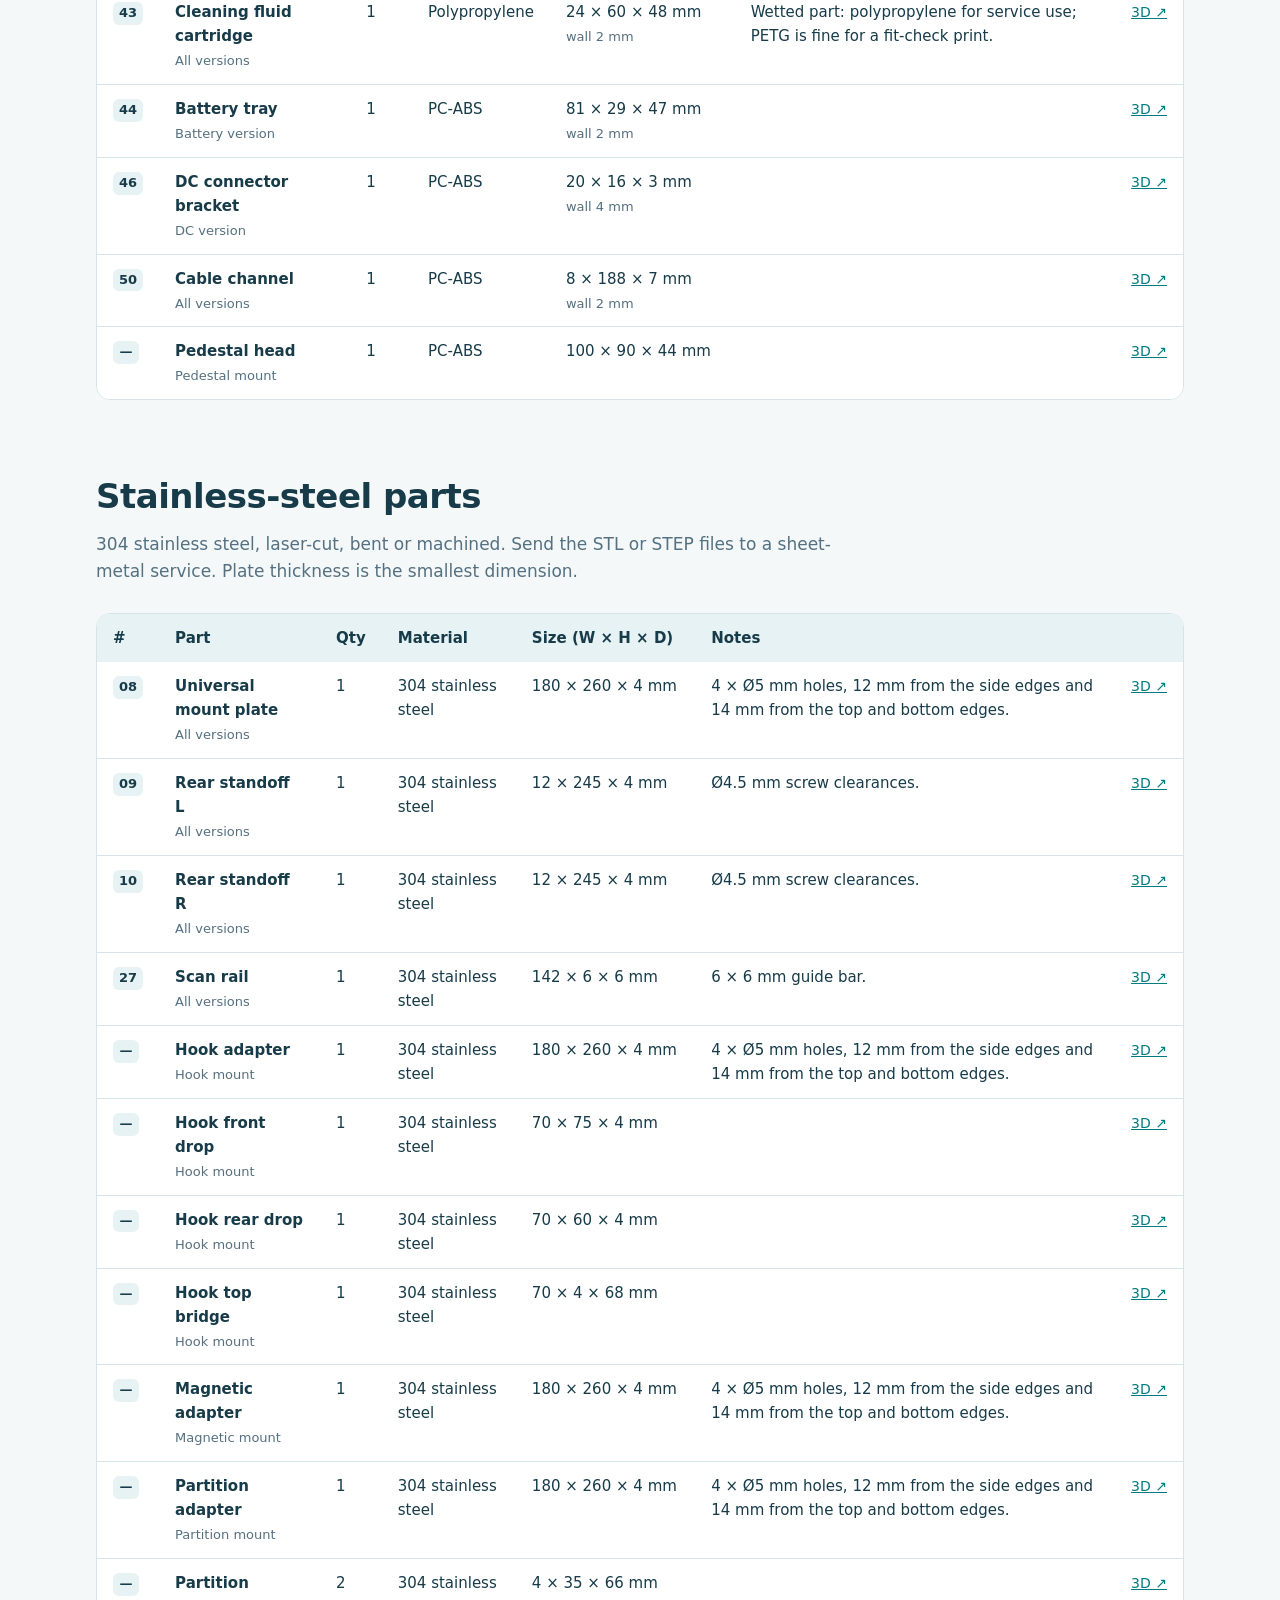
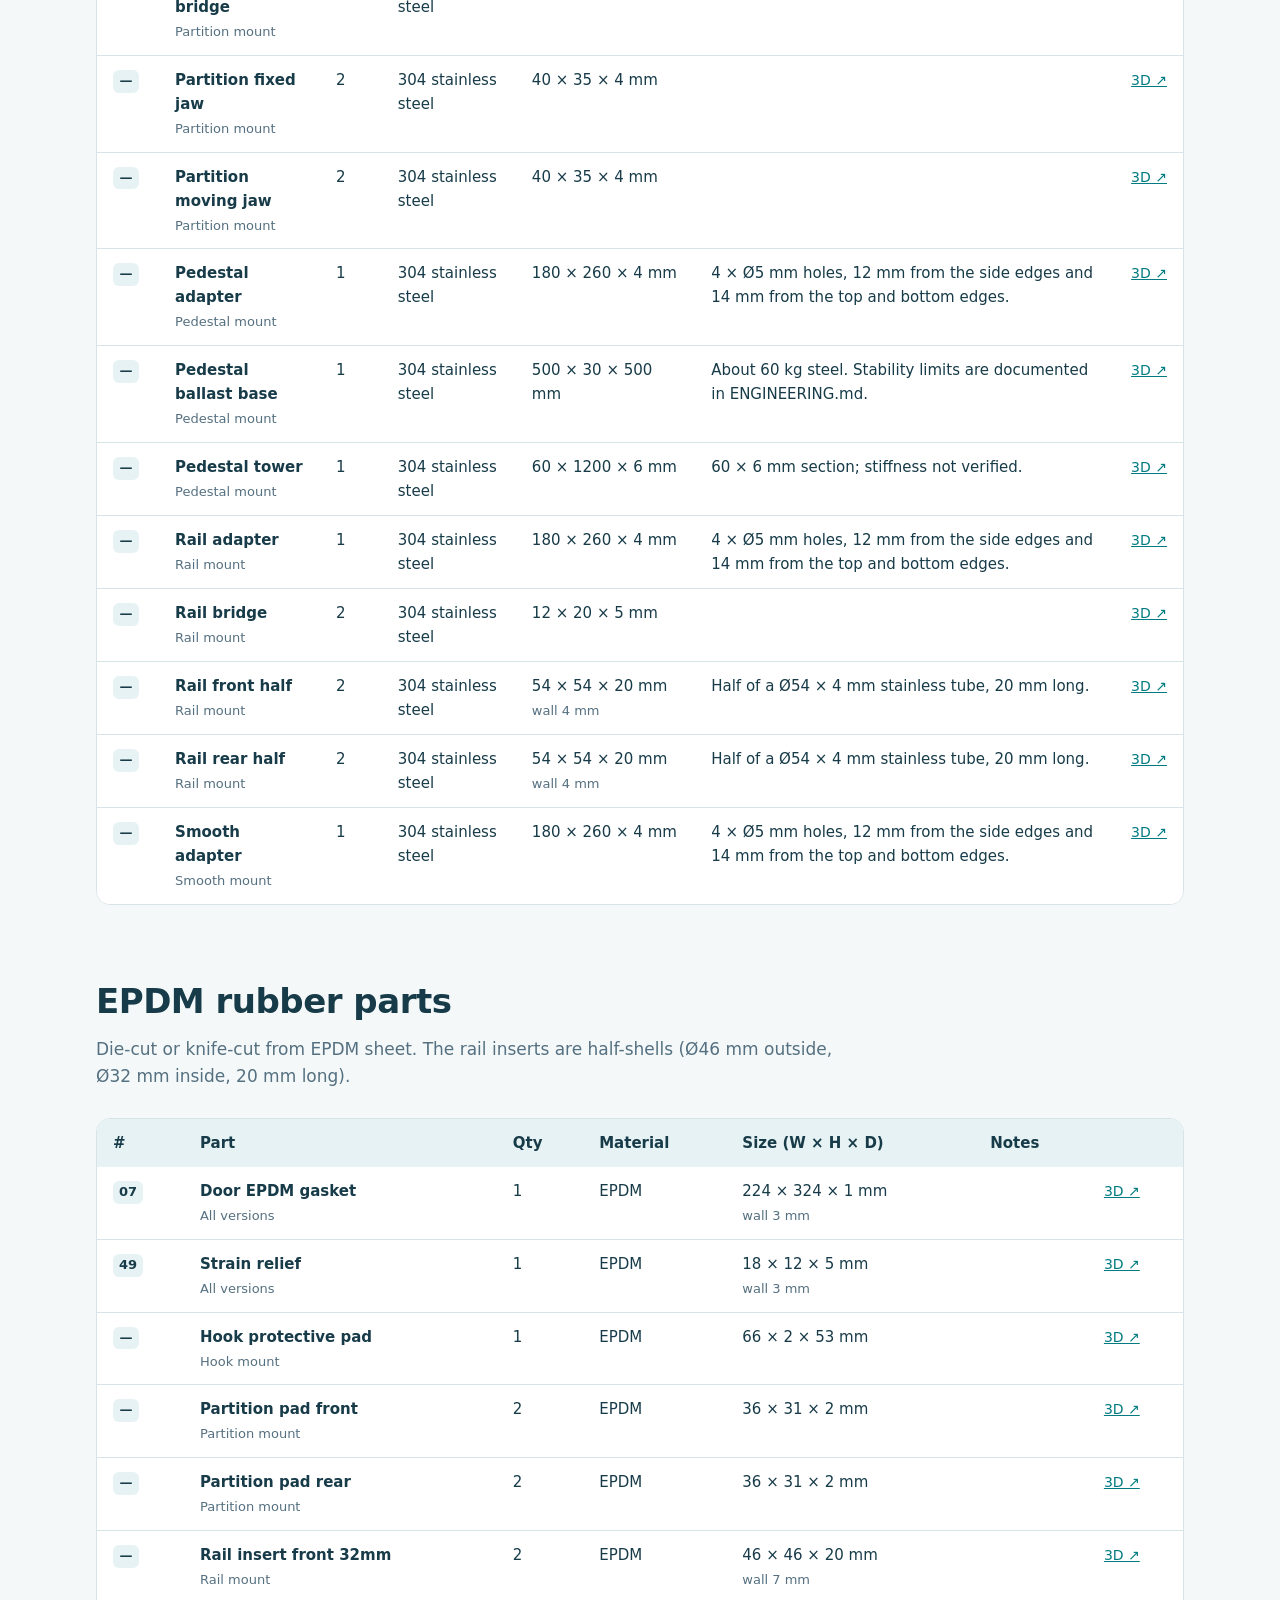
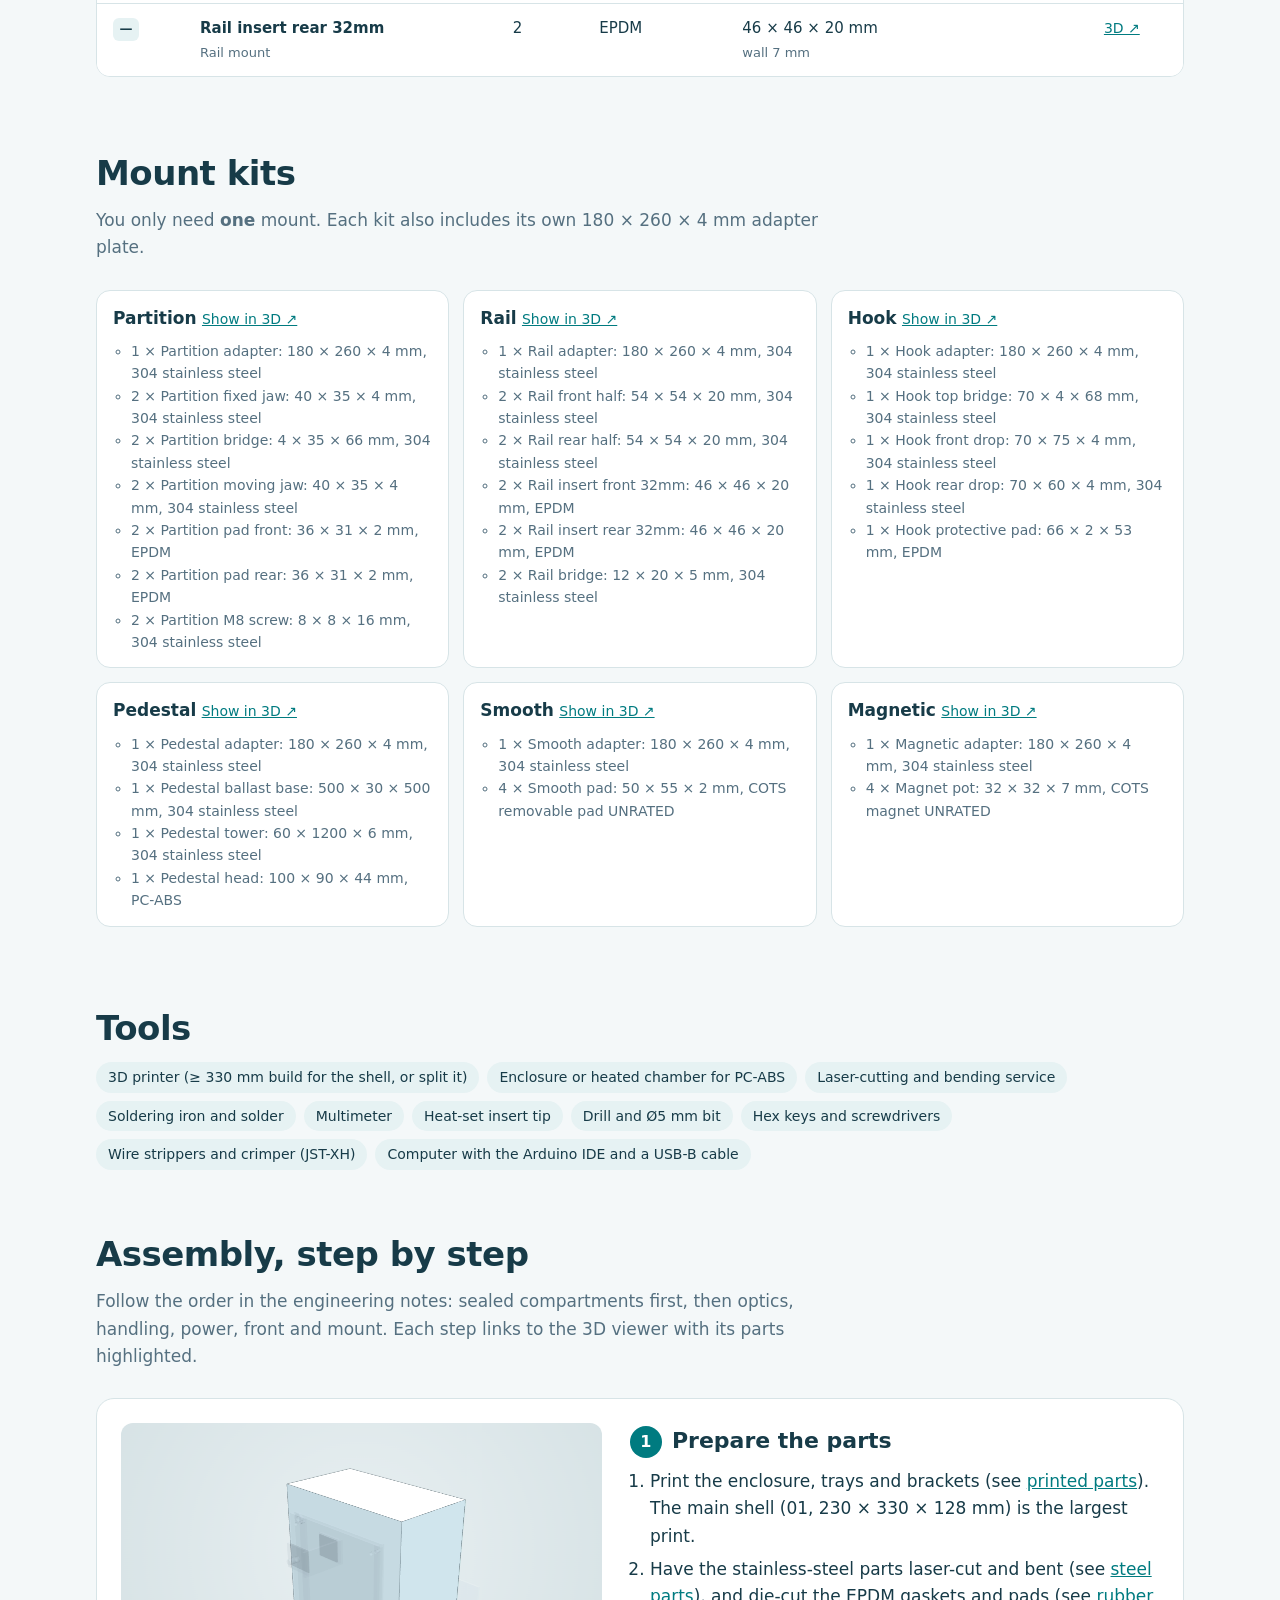
<file: build-guide.html>
<!doctype html>
<html lang="en">
<head>
<meta charset="utf-8">
<meta name="viewport" content="width=device-width,initial-scale=1">
<title>Build Guide: Luma Urine Test Strip Reader Parts List and Assembly</title>
<meta name="description" content="How to build the open-source Luma urine test strip reader: full parts list with specifications (Arduino Uno, TCS34725, LEDs, stepper, battery) and step-by-step assembly.">
<meta name="author" content="tamnisan">
<meta name="robots" content="index,follow,max-image-preview:large">
<meta name="theme-color" content="#103a46">
<link rel="canonical" href="https://tamnisan.github.io/luma/build-guide.html">
<link rel="icon" href="data:image/svg+xml,%3Csvg xmlns='http://www.w3.org/2000/svg' viewBox='0 0 64 64'%3E%3Crect width='64' height='64' rx='14' fill='%23103a46'/%3E%3Crect x='18' y='12' width='28' height='40' rx='3' fill='none' stroke='%237fd0cf' stroke-width='4'/%3E%3Crect x='24' y='19' width='16' height='9' fill='%237fd0cf'/%3E%3C/svg%3E">
<meta property="og:type" content="article">
<meta property="og:site_name" content="Luma Retrofit">
<meta property="og:url" content="https://tamnisan.github.io/luma/build-guide.html">
<meta property="og:title" content="Build Guide: Luma Urine Test Strip Reader">
<meta property="og:description" content="Full parts list with specifications and step-by-step assembly for the open-source Luma urine test strip reader.">
<meta property="og:image" content="https://tamnisan.github.io/luma/docs/social-preview.png">
<meta name="twitter:card" content="summary_large_image">
<script type="application/ld+json">
{
 "@context": "https://schema.org",
 "@type": "HowTo",
 "name": "How to build the Luma urine test strip reader",
 "description": "Parts list and step-by-step assembly for the open-source Luma retrofit urine test strip reader: Arduino Uno, TCS34725 colour sensor, 3D-printed enclosure and stainless-steel mounts.",
 "image": "https://tamnisan.github.io/luma/docs/guide/where-arduino.png",
 "tool": [
  {
   "@type": "HowToTool",
   "name": "3D printer"
  },
  {
   "@type": "HowToTool",
   "name": "Soldering iron"
  },
  {
   "@type": "HowToTool",
   "name": "Multimeter"
  },
  {
   "@type": "HowToTool",
   "name": "Heat-set insert tool"
  },
  {
   "@type": "HowToTool",
   "name": "Hex keys"
  },
  {
   "@type": "HowToTool",
   "name": "Computer with the Arduino IDE"
  }
 ],
 "supply": [
  {
   "@type": "HowToSupply",
   "name": "Arduino Uno R3"
  },
  {
   "@type": "HowToSupply",
   "name": "Dual fuse holder board"
  },
  {
   "@type": "HowToSupply",
   "name": "DC barrel jack (DC version)"
  },
  {
   "@type": "HowToSupply",
   "name": "Cable gland"
  },
  {
   "@type": "HowToSupply",
   "name": "2S Li-ion battery pack with protection (battery version)"
  },
  {
   "@type": "HowToSupply",
   "name": "TCS34725 RGB colour sensor breakout"
  },
  {
   "@type": "HowToSupply",
   "name": "White LEDs"
  },
  {
   "@type": "HowToSupply",
   "name": "Micro linear stepper motor"
  },
  {
   "@type": "HowToSupply",
   "name": "M3 lead screw"
  },
  {
   "@type": "HowToSupply",
   "name": "Carriage home / strip-jam sensor"
  },
  {
   "@type": "HowToSupply",
   "name": "White reference tile"
  },
  {
   "@type": "HowToSupply",
   "name": "Door interlock switch"
  },
  {
   "@type": "HowToSupply",
   "name": "Cartridge-present sensor"
  },
  {
   "@type": "HowToSupply",
   "name": "Drip-overflow sensor"
  },
  {
   "@type": "HowToSupply",
   "name": "Status LED"
  },
  {
   "@type": "HowToSupply",
   "name": "Piezo buzzer"
  },
  {
   "@type": "HowToSupply",
   "name": "Service lock"
  },
  {
   "@type": "HowToSupply",
   "name": "Display window"
  },
  {
   "@type": "HowToSupply",
   "name": "QR label"
  },
  {
   "@type": "HowToSupply",
   "name": "Urinalysis reagent test strips"
  },
  {
   "@type": "HowToSupply",
   "name": "Door hinges"
  },
  {
   "@type": "HowToSupply",
   "name": "Tether eye"
  },
  {
   "@type": "HowToSupply",
   "name": "M4 captive screws"
  }
 ],
 "step": [
  {
   "@type": "HowToStep",
   "position": 1,
   "name": "Prepare the parts",
   "url": "https://tamnisan.github.io/luma/build-guide.html#step-1",
   "image": "https://tamnisan.github.io/luma/docs/guide/step-shell.png"
  },
  {
   "@type": "HowToStep",
   "position": 2,
   "name": "Fit the rear mounting interface",
   "url": "https://tamnisan.github.io/luma/build-guide.html#step-2",
   "image": "https://tamnisan.github.io/luma/docs/guide/step-rear-interface.png"
  },
  {
   "@type": "HowToStep",
   "position": 3,
   "name": "Build the dry electronics compartment",
   "url": "https://tamnisan.github.io/luma/build-guide.html#step-3",
   "image": "https://tamnisan.github.io/luma/docs/guide/step-dry-electronics.png"
  },
  {
   "@type": "HowToStep",
   "position": 4,
   "name": "Assemble the optical module",
   "url": "https://tamnisan.github.io/luma/build-guide.html#step-4",
   "image": "https://tamnisan.github.io/luma/docs/guide/step-optics-closeup.png"
  },
  {
   "@type": "HowToStep",
   "position": 5,
   "name": "Install strip handling and consumables",
   "url": "https://tamnisan.github.io/luma/build-guide.html#step-5",
   "image": "https://tamnisan.github.io/luma/docs/guide/step-consumables.png"
  },
  {
   "@type": "HowToStep",
   "position": 6,
   "name": "Connect the power",
   "url": "https://tamnisan.github.io/luma/build-guide.html#step-6",
   "image": "https://tamnisan.github.io/luma/docs/guide/step-power-dc.png"
  },
  {
   "@type": "HowToStep",
   "position": 7,
   "name": "Fit the front panels and door",
   "url": "https://tamnisan.github.io/luma/build-guide.html#step-7",
   "image": "https://tamnisan.github.io/luma/docs/guide/step-front.png"
  },
  {
   "@type": "HowToStep",
   "position": 8,
   "name": "Choose and attach a mount",
   "url": "https://tamnisan.github.io/luma/build-guide.html#step-8"
  }
 ]
}
</script>
<link rel="stylesheet" href="assets/site.css">
</head>
<body>
<!-- Generated by src/Guide.js from builds/20260913-163314/BOM.csv. Edit the generator, not this file. -->

<nav class="nav" aria-label="Main">
  <div class="wrap">
    <a class="brand" href="./">Luma Retrofit</a>
    <span class="links"><a href="./#features">Features</a> &nbsp; <a href="./#mounts">Mounts</a> &nbsp; <a href="build-guide.html" aria-current="page">Build guide</a> &nbsp; <a href="./#download">Download</a> &nbsp; <a href="./#faq">FAQ</a></span>
    <a href="https://github.com/tamnisan/luma">GitHub</a>
  </div>
</nav>

<header class="hero compact">
  <div class="wrap">
    <div>
      <div class="eyebrow">Build guide · Rev A</div>
      <h1>How to build the Luma urine test strip reader</h1>
      <p class="lead">The complete parts list with specifications, where every component goes, and how to put it together. All sizes and positions come straight from the CAD model (build 20260913-163314).</p>
      <div class="cta"><a class="btn primary" href="#parts">Parts list</a><a class="btn ghost" href="#assembly">Assembly steps</a><a class="btn ghost" href="#wiring">Wiring</a></div>
      <div class="stats" title="Totals cover every mount and power version"><div><b>38</b>purchased items (all versions)</div><div><b>29</b>3D-printed parts</div><div><b>27</b>stainless-steel parts</div><div><b>11</b>EPDM rubber parts</div></div>
    </div>
  </div>
</header>

<main>
  <div class="wrap">
    <p class="notice" role="note"><strong>Read this first.</strong> Luma Rev A is an engineering prototype, not a medical device or a finished product. The CAD reserves space for each purchased component (an “envelope”); the parts suggested here fit those envelopes, but the scan drive is still schematic, clamp hardware needs detailing, and <strong>no firmware is included yet</strong>. Treat this as a guide for building and testing a prototype.</p>
  </div>

  <section id="contents">
    <div class="wrap">
      <h2>Contents</h2>
      <ol class="toc">
        <li><a href="#layout">Where everything goes</a></li>
        <li><a href="#parts">Purchased components</a></li>
        <li><a href="#extra">Parts not in the CAD</a></li>
        <li><a href="#printed">3D-printed parts</a></li>
        <li><a href="#steel">Stainless-steel parts</a></li>
        <li><a href="#rubber">EPDM rubber parts</a></li>
        <li><a href="#mounts">Mount kits</a></li>
        <li><a href="#tools">Tools</a></li>
        <li><a href="#assembly">Assembly, step by step</a></li>
        <li><a href="#wiring">Wiring</a></li>
        <li><a href="#testing">First power-up and testing</a></li>
        <li><a href="#service">Servicing</a></li>
        <li><a href="#cost">Budget</a></li>
      </ol>
    </div>
  </section>

  <section id="layout">
    <div class="wrap">
      <h2>Where everything goes</h2>
      <p class="sub">Positions are in millimetres from the enclosure’s own origin: <strong>x</strong> runs across (0 = centre, negative = left when you face the front), <strong>y</strong> runs up from the bottom of the case, and <strong>z</strong> runs forward from the back wall. The front panels sit at z ≈ 130 mm. Numbers match the part numbers in the tables and the CAD files.</p>
      <div class="callout" id="arduino">
        <h3>Where does the Arduino go?</h3>
        <p>In the <strong>dry electronics compartment</strong> at the top of the enclosure, above the wet/dry barrier. The Uno stands upright against the back wall of the tray in the <strong>upper-left corner</strong> (x −89…−20, y 250…304, z 20…36 mm), with the fuse module to its right and the buzzer at the top right. <a class="show3d" href="builds/20260913-163314/Viewer.html#Partition_DC/13_Controller_UNO_envelope">Show the Arduino in 3D ↗</a></p>
      </div>
      <div class="figs">
        <figure><svg class="layout" style="max-width:100.0%;margin:0 auto" viewBox="0 0 297 423" role="img" aria-label="Front view of the main modules inside the enclosure"><rect class="shell" x="16.049999999999997" y="14.899999999999999" width="264.5" height="379.49999999999994" rx="4"/><rect class="c-structure" x="35.6" y="26.4" width="225.4" height="110.4"><title>11 Dry electronics tray</title></rect><rect class="c-structure" x="34.5" y="139.1" width="227.7" height="3.4"><title>38 Wet dry barrier</title></rect><rect class="c-consumable" x="26.4" y="144.8" width="39.1" height="149.5"><title>20 Sealed strip cassette</title></rect><rect class="c-optics" x="74.7" y="159.8" width="181.7" height="67.8"><title>22 Optical chamber</title></rect><rect class="c-consumable" x="67.8" y="264.4" width="177.1" height="27.6"><title>37 Sample drawer module</title></rect><rect class="c-consumable" x="70.1" y="294.3" width="170.2" height="13.8"><title>39 Drip tray</title></rect><rect class="c-waste" x="72.4" y="311.6" width="163.3" height="64.4"><title>40 Used strip waste cartridge</title></rect><rect class="c-consumable" x="241.4" y="302.4" width="27.6" height="69.0"><title>43 Cleaning fluid cartridge</title></rect><rect class="c-structure" x="262.1" y="47.1" width="9.2" height="216.2"><title>50 Cable channel</title></rect><rect class="c-power alt" x="43.6" y="98.8" width="93.1" height="33.3"><title>44 Battery tray</title></rect><g class="tag"><circle cx="148.3" cy="81.6" r="8.5"/><text x="148.3" y="85.1" text-anchor="middle">11</text></g><g class="tag"><circle cx="148.3" cy="140.8" r="8.5"/><text x="148.3" y="144.3" text-anchor="middle">38</text></g><g class="tag"><circle cx="45.9" cy="219.6" r="8.5"/><text x="45.9" y="223.1" text-anchor="middle">20</text></g><g class="tag"><circle cx="165.5" cy="193.7" r="8.5"/><text x="165.5" y="197.2" text-anchor="middle">22</text></g><g class="tag"><circle cx="156.3" cy="278.3" r="8.5"/><text x="156.3" y="281.8" text-anchor="middle">37</text></g><g class="tag"><circle cx="155.2" cy="301.2" r="8.5"/><text x="155.2" y="304.7" text-anchor="middle">39</text></g><g class="tag"><circle cx="154.0" cy="343.8" r="8.5"/><text x="154.0" y="347.3" text-anchor="middle">40</text></g><g class="tag"><circle cx="255.3" cy="336.9" r="8.5"/><text x="255.3" y="340.4" text-anchor="middle">43</text></g><g class="tag"><circle cx="266.8" cy="155.2" r="8.5"/><text x="266.8" y="158.7" text-anchor="middle">50</text></g><g class="tag"><circle cx="90.2" cy="115.5" r="8.5"/><text x="90.2" y="119.0" text-anchor="middle">44</text></g><text class="axis" x="8" y="417.29999999999995">◀ left</text><text class="axis" x="288.59999999999997" y="417.29999999999995" text-anchor="end">right ▶</text></svg><figcaption><strong>Front view: modules</strong> (front panels removed)</figcaption><ol><li><span class="num">11</span> Dry electronics tray</li><li><span class="num">38</span> Wet/dry barrier</li><li><span class="num">20</span> Clean strip cassette</li><li><span class="num">22</span> Optical chamber</li><li><span class="num">37</span> Sample drawer</li><li><span class="num">39</span> Drip tray</li><li><span class="num">40</span> Waste cartridge</li><li><span class="num">43</span> Cleaning-fluid cartridge</li><li><span class="num">50</span> Cable channel</li><li><span class="num">44</span> Battery tray (battery version)</li></ol></figure>
        <figure><svg class="layout" style="max-width:100.0%;margin:0 auto" viewBox="0 0 297 423" role="img" aria-label="Front view showing where the electronics and sensors are"><rect class="shell" x="16.049999999999997" y="14.899999999999999" width="264.5" height="379.49999999999994" rx="4"/><rect class="c-structure" x="35.6" y="26.4" width="225.4" height="110.4" fill-opacity=".35"><title>11 Dry electronics tray</title></rect><rect class="c-optics" x="74.7" y="159.8" width="181.7" height="67.8" fill-opacity=".35"><title>22 Optical chamber</title></rect><rect class="c-waste" x="72.4" y="311.6" width="163.3" height="64.4" fill-opacity=".35"><title>40 Used strip waste cartridge</title></rect><rect class="c-front" x="102.9" y="54.6" width="98.9" height="48.3"><title>16 Display protective window</title></rect><rect class="c-power alt" x="47.1" y="102.3" width="86.3" height="26.4"><title>45 Battery protected pack envelope</title></rect><rect class="c-electronics" x="45.9" y="44.8" width="79.3" height="62.1"><title>13 Controller UNO envelope</title></rect><rect class="c-power" x="136.8" y="43.6" width="42.5" height="31.0"><title>14 Dual power fuse module</title></rect><rect class="c-electronics" x="223.0" y="42.5" width="16.1" height="16.1"><title>19 Buzzer envelope</title></rect><rect class="c-electronics" x="55.1" y="80.4" width="5.8" height="5.8"><title>18 Status LED</title></rect><rect class="c-power" x="231.1" y="116.1" width="9.2" height="9.2"><title>47 DC connector envelope</title></rect><rect class="c-power" x="241.4" y="114.9" width="13.8" height="13.8"><title>48 Cable gland</title></rect><rect class="c-sensor" x="262.1" y="51.7" width="11.5" height="16.1"><title>51 Door interlock</title></rect><rect class="c-sensor" x="92.5" y="183.4" width="24.1" height="24.1"><title>29 RGB sensor envelope</title></rect><rect class="c-sensor" x="79.3" y="192.0" width="6.9" height="9.2"><title>32 Left LED envelope</title></rect><rect class="c-sensor" x="123.0" y="192.0" width="6.9" height="9.2"><title>33 Right LED envelope</title></rect><rect class="c-electronics" x="227.6" y="177.0" width="23.0" height="23.0"><title>35 Scan motor envelope</title></rect><rect class="c-sensor" x="239.1" y="215.0" width="9.2" height="9.2"><title>54 Strip jam home sensor</title></rect><rect class="c-sensor" x="243.7" y="203.5" width="9.2" height="9.2"><title>34 Calibration tile</title></rect><rect class="c-structure" x="261.0" y="198.9" width="13.8" height="13.8"><title>57 Service lock</title></rect><rect class="c-sensor" x="60.9" y="321.9" width="9.2" height="11.5"><title>52 Cartridge present switch</title></rect><rect class="c-sensor" x="220.7" y="298.9" width="13.8" height="6.9"><title>53 Drip overflow sensor</title></rect><g class="tag"><circle cx="152.3" cy="78.7" r="8.5"/><text x="152.3" y="82.2" text-anchor="middle">16</text></g><g class="tag"><circle cx="90.2" cy="115.5" r="8.5"/><text x="90.2" y="119.0" text-anchor="middle">45</text></g><g class="tag"><circle cx="85.6" cy="75.8" r="8.5"/><text x="85.6" y="79.3" text-anchor="middle">13</text></g><g class="tag"><circle cx="158.1" cy="59.2" r="8.5"/><text x="158.1" y="62.7" text-anchor="middle">14</text></g><g class="tag"><circle cx="231.1" cy="50.5" r="8.5"/><text x="231.1" y="54.0" text-anchor="middle">19</text></g><g class="tag"><circle cx="58.0" cy="83.3" r="8.5"/><text x="58.0" y="86.8" text-anchor="middle">18</text></g><g class="tag"><circle cx="232.6" cy="120.4" r="8.5"/><text x="232.6" y="123.9" text-anchor="middle">47</text></g><g class="tag"><circle cx="251.5" cy="122.1" r="8.5"/><text x="251.5" y="125.6" text-anchor="middle">48</text></g><g class="tag"><circle cx="267.9" cy="59.7" r="8.5"/><text x="267.9" y="63.2" text-anchor="middle">51</text></g><g class="tag"><circle cx="104.6" cy="195.4" r="8.5"/><text x="104.6" y="198.9" text-anchor="middle">29</text></g><g class="tag"><circle cx="82.8" cy="196.6" r="8.5"/><text x="82.8" y="200.1" text-anchor="middle">32</text></g><g class="tag"><circle cx="126.4" cy="196.6" r="8.5"/><text x="126.4" y="200.1" text-anchor="middle">33</text></g><g class="tag"><circle cx="239.1" cy="188.5" r="8.5"/><text x="239.1" y="192.0" text-anchor="middle">35</text></g><g class="tag"><circle cx="242.5" cy="222.7" r="8.5"/><text x="242.5" y="226.2" text-anchor="middle">54</text></g><g class="tag"><circle cx="249.3" cy="205.0" r="8.5"/><text x="249.3" y="208.5" text-anchor="middle">34</text></g><g class="tag"><circle cx="268.2" cy="205.8" r="8.5"/><text x="268.2" y="209.3" text-anchor="middle">57</text></g><g class="tag"><circle cx="65.5" cy="327.7" r="8.5"/><text x="65.5" y="331.2" text-anchor="middle">52</text></g><g class="tag"><circle cx="227.6" cy="302.4" r="8.5"/><text x="227.6" y="305.9" text-anchor="middle">53</text></g><text class="axis" x="8" y="417.29999999999995">◀ left</text><text class="axis" x="288.59999999999997" y="417.29999999999995" text-anchor="end">right ▶</text></svg><figcaption><strong>Front view: electronics and sensors</strong></figcaption><ol><li><span class="num">16</span> Display window (display behind)</li><li><span class="num">45</span> Battery pack (battery version)</li><li><span class="num">13</span> Arduino Uno</li><li><span class="num">14</span> Fuse module</li><li><span class="num">19</span> Buzzer</li><li><span class="num">18</span> Status LED</li><li><span class="num">47</span> DC jack</li><li><span class="num">48</span> Cable gland</li><li><span class="num">51</span> Door interlock</li><li><span class="num">29</span> RGB sensor (TCS34725)</li><li><span class="num">32</span> Left LED</li><li><span class="num">33</span> Right LED</li><li><span class="num">35</span> Scan motor</li><li><span class="num">54</span> Home / jam sensor</li><li><span class="num">34</span> Reference tile</li><li><span class="num">57</span> Service lock</li><li><span class="num">52</span> Cartridge sensor</li><li><span class="num">53</span> Overflow sensor</li></ol></figure>
        <figure><svg class="layout" style="max-width:68.2%;margin:0 auto" viewBox="0 0 202 423" role="img" aria-label="Side view showing the depth of each layer"><rect class="shell" x="33.3" y="14.899999999999999" width="147.2" height="379.49999999999994" rx="4"/><rect class="c-structure" x="24.1" y="55.1" width="4.6" height="299.0"><title>08 Universal mount plate</title></rect><rect class="c-structure" x="28.7" y="63.2" width="4.6" height="281.8"><title>09 Rear standoff L</title></rect><rect class="c-structure" x="47.1" y="26.4" width="75.9" height="110.4"><title>11 Dry electronics tray</title></rect><rect class="c-structure" x="123.0" y="29.8" width="2.3" height="103.5"><title>12 Dry electronics lid</title></rect><rect class="c-electronics" x="56.3" y="44.8" width="18.4" height="62.1"><title>13 Controller UNO envelope</title></rect><rect class="c-power alt" x="127.6" y="98.8" width="54.0" height="33.3"><title>44 Battery tray</title></rect><rect class="c-structure" x="42.5" y="139.1" width="128.8" height="3.4"><title>38 Wet dry barrier</title></rect><rect class="c-consumable" x="58.6" y="144.8" width="51.7" height="149.5" fill-opacity=".35"><title>20 Sealed strip cassette</title></rect><rect class="c-optics" x="58.6" y="159.8" width="75.9" height="67.8"><title>22 Optical chamber</title></rect><rect class="c-consumable" x="90.8" y="200.0" width="9.2" height="14.9"><title>25 Strip datum carrier</title></rect><rect class="c-consumable" x="93.1" y="204.6" width="1.5" height="5.8"><title>26 Reagent strip envelope</title></rect><rect class="c-sensor" x="110.3" y="183.4" width="5.8" height="24.1"><title>29 RGB sensor envelope</title></rect><rect class="c-consumable" x="123.0" y="264.4" width="58.6" height="27.6"><title>37 Sample drawer module</title></rect><rect class="c-waste" x="52.8" y="311.6" width="106.9" height="64.4"><title>40 Used strip waste cartridge</title></rect><rect class="c-front" x="182.8" y="34.5" width="3.4" height="121.9"><title>03 Upper front panel</title></rect><rect class="c-front" x="182.8" y="156.3" width="3.4" height="106.9"><title>05 Optics front cover</title></rect><rect class="c-front" x="182.8" y="297.8" width="3.4" height="77.0"><title>04 Lower front panel</title></rect><rect class="c-structure" x="181.6" y="18.4" width="5.8" height="372.6"><title>02 Service door frame</title></rect><g class="tag"><circle cx="26.4" cy="204.7" r="8.5"/><text x="26.4" y="208.2" text-anchor="middle">08</text></g><g class="tag"><circle cx="85.0" cy="81.6" r="8.5"/><text x="85.0" y="85.1" text-anchor="middle">11</text></g><g class="tag"><circle cx="124.1" cy="81.6" r="8.5"/><text x="124.1" y="85.1" text-anchor="middle">12</text></g><g class="tag"><circle cx="65.5" cy="75.8" r="8.5"/><text x="65.5" y="79.3" text-anchor="middle">13</text></g><g class="tag"><circle cx="154.6" cy="115.5" r="8.5"/><text x="154.6" y="119.0" text-anchor="middle">44</text></g><g class="tag"><circle cx="106.9" cy="140.8" r="8.5"/><text x="106.9" y="144.3" text-anchor="middle">38</text></g><g class="tag"><circle cx="95.9" cy="191.0" r="8.5"/><text x="95.9" y="194.5" text-anchor="middle">22</text></g><g class="tag"><circle cx="93.4" cy="209.9" r="8.5"/><text x="93.4" y="213.4" text-anchor="middle">26</text></g><g class="tag"><circle cx="114.3" cy="195.7" r="8.5"/><text x="114.3" y="199.2" text-anchor="middle">29</text></g><g class="tag"><circle cx="152.3" cy="278.3" r="8.5"/><text x="152.3" y="281.8" text-anchor="middle">37</text></g><g class="tag"><circle cx="106.3" cy="343.8" r="8.5"/><text x="106.3" y="347.3" text-anchor="middle">40</text></g><g class="tag"><circle cx="184.5" cy="95.4" r="8.5"/><text x="184.5" y="98.9" text-anchor="middle">03</text></g><g class="tag"><circle cx="184.5" cy="204.6" r="8.5"/><text x="184.5" y="208.1" text-anchor="middle">02</text></g><text class="axis" x="8" y="417.29999999999995">◀ back</text><text class="axis" x="194.29999999999998" y="417.29999999999995" text-anchor="end">front ▶</text></svg><figcaption><strong>Side view: depth</strong> (back on the left)</figcaption><ol><li><span class="num">08</span> Mounting plate</li><li><span class="num">11</span> Dry electronics tray</li><li><span class="num">12</span> Dry-tray lid</li><li><span class="num">13</span> Arduino Uno</li><li><span class="num">44</span> Battery tray (battery version)</li><li><span class="num">38</span> Wet/dry barrier</li><li><span class="num">22</span> Optical chamber</li><li><span class="num">26</span> Test strip</li><li><span class="num">29</span> RGB sensor</li><li><span class="num">37</span> Sample drawer</li><li><span class="num">40</span> Waste cartridge</li><li><span class="num">03</span> Upper front panel</li><li><span class="num">02</span> Door frame</li></ol></figure>
      </div>
      <figure class="callout" style="margin-top:18px"><img src="docs/guide/where-arduino.png" width="960" height="720" loading="lazy" alt="The Arduino Uno highlighted in green in the upper-left of the Luma reader's dry electronics compartment"><figcaption style="margin-top:8px;color:var(--muted);font-size:14px">The Arduino Uno (green) inside the enclosure. Dashed outlines in the diagrams are battery-version parts.</figcaption></figure>
    </div>
  </section>

  <section id="parts">
    <div class="wrap">
      <h2>Purchased components</h2>
      <p class="sub">Each part must fit the envelope the CAD reserves for it (W × H × D). Where a part is named, it is one that fits; equivalents are fine if they fit and match the specification. The # column is the part number used in the CAD files and the diagrams.</p>
      <h3 style="margin:22px 0 10px">Controller and power</h3><div class="tablewrap"><table><thead><tr><th>#</th><th>Component</th><th>Qty</th><th>Specification</th><th>CAD envelope</th><th>Where it goes</th><th></th></tr></thead><tbody><tr><td><span class="num">13</span></td><td><strong>Arduino Uno R3</strong></td><td>1</td><td>ATmega328P, 5 V logic, 68.6 × 53.4 mm board with 4 × Ø3.2 mm holes. The Uno R4 Minima/WiFi share the footprint.<small>Keep the USB-B port reachable for programming; the CAD reserves no cable path for it.</small></td><td>69 × 54 × 16 mm</td><td>Dry electronics tray, upper left. Stands upright against the tray’s back wall on 5 mm M3 standoffs, headers facing the front.<small>x −89…−20, y 250…304, z 20…36 mm</small></td><td><a class="show3d" href="builds/20260913-163314/Viewer.html#Partition_DC/13_Controller_UNO_envelope">3D ↗</a></td></tr><tr><td><span class="num">14</span></td><td><strong>Dual fuse holder board</strong></td><td>1</td><td>Two 5 × 20 mm fuse holders on one board. Suggested: F1 input 1 A time-lag, F2 motor branch 0.5 A.<small>Size the fuses to your measured load and wire gauge.</small></td><td>37 × 27 × 16 mm</td><td>Dry electronics tray, top, right of the Arduino.<small>x −10…27, y 278…305, z 20…36 mm</small></td><td><a class="show3d" href="builds/20260913-163314/Viewer.html#Partition_DC/14_Dual_power_fuse_module">3D ↗</a></td></tr><tr><td><span class="num">47</span></td><td><strong>DC barrel jack (DC version)</strong></td><td>1</td><td>Panel-mount 5.5 × 2.1 mm jack, rated ≥ 2 A, compact body.<small>Supply: 9 V DC, ≥ 1 A, centre-positive plug-in adapter (SELV) from an existing safe socket. The cable path through the enclosure wall still has to be detailed.</small></td><td>8 × 8 × 13 mm</td><td>Upper right, on bracket 46, behind the upper front panel.<small>x 72…80, y 234…242, z 96…109 mm</small></td><td><a class="show3d" href="builds/20260913-163314/Viewer.html#Partition_DC/47_DC_connector_envelope">3D ↗</a></td></tr><tr><td><span class="num">48</span></td><td><strong>Cable gland</strong></td><td>1</td><td>M12 × 1.5 nylon cable gland, IP68, for cable Ø3–6.5 mm.</td><td>12 × 12 × 9 mm</td><td>Upper right, next to the DC jack.<small>x 81…93, y 231…243, z 107…116 mm</small></td><td><a class="show3d" href="builds/20260913-163314/Viewer.html#Partition_DC/48_Cable_gland">3D ↗</a></td></tr><tr><td><span class="num">45</span></td><td><strong>2S Li-ion battery pack with protection (battery version)</strong></td><td>1</td><td>7.4 V nominal, 8.4 V full: 2 × 18650 cells in 2S1P with a protection board (BMS), about 70 × 37 × 19 mm.<small>Charge outside the enclosure with a matching 2S (8.4 V) charger. The energy budget still has to be measured.</small></td><td>75 × 23 × 39 mm</td><td>In the battery tray (44), upper left, in front of the dry-compartment lid.<small>x −88…−13, y 231…254, z 84…123 mm</small></td><td><a class="show3d" href="builds/20260913-163314/Viewer.html#Partition_Battery/45_Battery_protected_pack_envelope">3D ↗</a></td></tr></tbody></table></div>
<h3 style="margin:22px 0 10px">Optics and sensing</h3><div class="tablewrap"><table><thead><tr><th>#</th><th>Component</th><th>Qty</th><th>Specification</th><th>CAD envelope</th><th>Where it goes</th><th></th></tr></thead><tbody><tr><td><span class="num">29</span></td><td><strong>TCS34725 RGB colour sensor breakout</strong></td><td>1</td><td>I²C colour sensor (address 0x29) on a 3.3–5 V board with regulator, about 20 × 20 mm (e.g. Adafruit 1334 or equivalent).<small>Ground the board’s LED pin so its own LED stays off and only the two angled LEDs light the pads. Board sizes vary; check it fits the envelope.</small></td><td>21 × 21 × 5 mm</td><td>Centre of the scan carriage (28), facing back onto the test strip.<small>x −48.5…−27.5, y 162.5…183.5, z 67…72 mm</small></td><td><a class="show3d" href="builds/20260913-163314/Viewer.html#Partition_DC/29_RGB_sensor_envelope">3D ↗</a></td></tr><tr><td><span class="num">32, 33</span></td><td><strong>White LEDs</strong></td><td>2</td><td>White SMD LED on a small carrier board, about 20 mA; high colour rendering (CRI ≥ 80) recommended.<small>Aim them 30–60° to the strip to avoid glare; the best angle still has to be found on a bench jig.</small></td><td>6 × 8 × 2 mm</td><td>On brackets 30 and 31 either side of the sensor.<small>x −60…−16, y 168…176, z 64…66 mm</small></td><td><a class="show3d" href="builds/20260913-163314/Viewer.html#Partition_DC/32_Left_LED_envelope,33_Right_LED_envelope">3D ↗</a></td></tr><tr><td><span class="num">35</span></td><td><strong>Micro linear stepper motor</strong></td><td>1</td><td>15 mm-class 2-phase bipolar stepper (about 5 V) with an M3 lead screw and nut, ≥ 100 mm stroke; body within the envelope.<small>The scan drive is schematic in Rev A: the motor, lead screw and carriage are not yet coupled in the CAD.</small></td><td>20 × 20 × 20 mm</td><td>Right end of the optical chamber.<small>x 69…89, y 169…189, z 26…46 mm</small></td><td><a class="show3d" href="builds/20260913-163314/Viewer.html#Partition_DC/35_Scan_motor_envelope">3D ↗</a></td></tr><tr><td><span class="num">36</span></td><td><strong>M3 lead screw</strong></td><td>1</td><td>3 mm lead screw, about 132 mm long; normally supplied with the micro stepper.</td><td>132 × 3 × 3 mm</td><td>Along the top of the optical chamber, beside the scan rail.<small>x −54…78, y 188…191, z 52…55 mm</small></td><td><a class="show3d" href="builds/20260913-163314/Viewer.html#Partition_DC/36_Lead_screw_envelope">3D ↗</a></td></tr><tr><td><span class="num">54</span></td><td><strong>Carriage home / strip-jam sensor</strong></td><td>1</td><td>Reflective optical sensor (e.g. QRE1113) or a Hall sensor, on a board within the envelope.</td><td>8 × 8 × 5 mm</td><td>Right end of the optical chamber.<small>x 79…87, y 148…156, z 58…63 mm</small></td><td><a class="show3d" href="builds/20260913-163314/Viewer.html#Partition_DC/54_Strip_jam_home_sensor">3D ↗</a></td></tr><tr><td><span class="num">34</span></td><td><strong>White reference tile</strong></td><td>1</td><td>8 × 8 × 1 mm white ceramic (or PTFE) reference for calibration.</td><td>8 × 8 × 1 mm</td><td>Right end of the scan travel, level with the test strip.<small>x 83…91, y 158…166, z 54…55 mm</small></td><td><a class="show3d" href="builds/20260913-163314/Viewer.html#Partition_DC/34_Calibration_tile">3D ↗</a></td></tr></tbody></table></div>
<h3 style="margin:22px 0 10px">Switches, safety and interface</h3><div class="tablewrap"><table><thead><tr><th>#</th><th>Component</th><th>Qty</th><th>Specification</th><th>CAD envelope</th><th>Where it goes</th><th></th></tr></thead><tbody><tr><td><span class="num">51</span></td><td><strong>Door interlock switch</strong></td><td>1</td><td>Ultra-subminiature snap-action switch, e.g. Omron D2F series (12.8 × 5.8 × 6.5 mm).<small>Wire it so an open door stops all motion.</small></td><td>10 × 14 × 7 mm</td><td>Upper right, just behind the door frame.<small>x 99…109, y 284…298, z 118…125 mm</small></td><td><a class="show3d" href="builds/20260913-163314/Viewer.html#Partition_DC/51_Door_interlock">3D ↗</a></td></tr><tr><td><span class="num">52</span></td><td><strong>Cartridge-present sensor</strong></td><td>1</td><td>Miniature switch, or a Hall-effect sensor with a small magnet on the cartridge.</td><td>8 × 10 × 6 mm</td><td>Lower left, beside the waste cartridge.<small>x −76…−68, y 53…63, z 97…103 mm</small></td><td><a class="show3d" href="builds/20260913-163314/Viewer.html#Partition_DC/52_Cartridge_present_switch">3D ↗</a></td></tr><tr><td><span class="num">53</span></td><td><strong>Drip-overflow sensor</strong></td><td>1</td><td>Two-electrode conductive probe (or capacitive pad) on a small custom PCB.</td><td>12 × 6 × 2 mm</td><td>Lower right, at the drip tray.<small>x 63…75, y 77…83, z 90…92 mm</small></td><td><a class="show3d" href="builds/20260913-163314/Viewer.html#Partition_DC/53_Drip_overflow_sensor">3D ↗</a></td></tr><tr><td><span class="num">18</span></td><td><strong>Status LED</strong></td><td>1</td><td>5 mm green LED with a 330 Ω series resistor.<small>Drill a Ø5 mm hole in the upper front panel; it is not cut in the CAD.</small></td><td>5 × 5 × 1 mm</td><td>Front face of the upper panel, left of the display.<small>x −81…−76, y 268…273, z 133…134 mm</small></td><td><a class="show3d" href="builds/20260913-163314/Viewer.html#Partition_DC/18_Status_LED">3D ↗</a></td></tr><tr><td><span class="num">19</span></td><td><strong>Piezo buzzer</strong></td><td>1</td><td>Passive piezo buzzer, driven with tone().</td><td>14 × 14 × 7 mm</td><td>Dry electronics tray, top right.<small>x 65…79, y 292…306, z 30…37 mm</small></td><td><a class="show3d" href="builds/20260913-163314/Viewer.html#Partition_DC/19_Buzzer_envelope">3D ↗</a></td></tr><tr><td><span class="num">57</span></td><td><strong>Service lock</strong></td><td>1</td><td>Compact quarter-turn cam lock.</td><td>12 × 12 × 13 mm</td><td>Right edge of the door, mid height.<small>x 98…110, y 158…170, z 114…127 mm</small></td><td><a class="show3d" href="builds/20260913-163314/Viewer.html#Partition_DC/57_Service_lock">3D ↗</a></td></tr><tr><td><span class="num">16</span></td><td><strong>Display window</strong></td><td>1</td><td>1 mm clear polycarbonate sheet, laser-cut.</td><td>86 × 42 × 1 mm</td><td>Front of the upper panel, over the 84 × 40 mm display opening.<small>x −39.5…46.5, y 253.5…295.5, z 133…134 mm</small></td><td><a class="show3d" href="builds/20260913-163314/Viewer.html#Partition_DC/16_Display_protective_window">3D ↗</a></td></tr><tr><td><span class="num">17</span></td><td><strong>QR label</strong></td><td>1</td><td>Printed vinyl label, 27 × 27 mm.</td><td>27 × 27 × 0.4 mm</td><td>Front of the upper panel, right of the display.<small>x 63…90, y 268…295, z 133…133.4 mm</small></td><td><a class="show3d" href="builds/20260913-163314/Viewer.html#Partition_DC/17_QR_label_area">3D ↗</a></td></tr></tbody></table></div>
<h3 style="margin:22px 0 10px">Consumables</h3><div class="tablewrap"><table><thead><tr><th>#</th><th>Component</th><th>Qty</th><th>Specification</th><th>CAD envelope</th><th>Where it goes</th><th></th></tr></thead><tbody><tr><td><span class="num">26</span></td><td><strong>Urinalysis reagent test strips</strong></td><td>1</td><td>10–14 parameter urine test strips; the CAD assumes a 125 × 5 × 0.5 mm strip (14-pad concept).<small>Measure your supplier’s strip (length with handle, pad pitch, reaction times) before finalising the carrier.</small></td><td>125 × 5 × 0.5 mm</td><td>Held by the strip datum carrier (25) under the sensor.<small>x −49…76, y 160…165, z 52…52.5 mm</small></td><td><a class="show3d" href="builds/20260913-163314/Viewer.html#Partition_DC/26_Reagent_strip_envelope">3D ↗</a></td></tr></tbody></table></div>
<h3 style="margin:22px 0 10px">Hardware</h3><div class="tablewrap"><table><thead><tr><th>#</th><th>Component</th><th>Qty</th><th>Specification</th><th>CAD envelope</th><th>Where it goes</th><th></th></tr></thead><tbody><tr><td><span class="num">55, 56</span></td><td><strong>Door hinges</strong></td><td>2</td><td>Stainless hinge knuckles, Ø8 mm × 16 mm, Ø4 mm pin.</td><td>8 × 8 × 16 mm</td><td>Left edge of the door, near the bottom and top.<small>x −110…−102, y 42…290, z 111…127 mm</small></td><td><a class="show3d" href="builds/20260913-163314/Viewer.html#Partition_DC/55_Hinge_lower,56_Hinge_upper">3D ↗</a></td></tr><tr><td><span class="num">58</span></td><td><strong>Tether eye</strong></td><td>1</td><td>Stainless ring, Ø16 mm outside, Ø8 mm hole, 4 mm thick.<small>Anchor point for a safety tether (required for smooth-surface and magnetic mounts).</small></td><td>16 × 16 × 4 mm</td><td>Back of the enclosure, upper right.<small>x 69…85, y 280…296, z −12…−8 mm</small></td><td><a class="show3d" href="builds/20260913-163314/Viewer.html#Partition_DC/58_Tether_eye">3D ↗</a></td></tr><tr><td><span class="num">59, 59, 59, 59</span></td><td><strong>M4 captive screws</strong></td><td>4</td><td>M4 captive panel screws, A2 stainless, length to suit the plate stack.</td><td>4 × 4 × 7 mm</td><td>Back of the enclosure, through the mounting plate at x ±78 mm, y 49 and 281 mm.<small>x −80…80, y 47…283, z −7…0 mm</small></td><td><a class="show3d" href="builds/20260913-163314/Viewer.html#Partition_DC/59_M4_captive_fastener_0,59_M4_captive_fastener_1,59_M4_captive_fastener_2,59_M4_captive_fastener_3">3D ↗</a></td></tr></tbody></table></div>
<h3 style="margin:22px 0 10px">Mount hardware</h3><div class="tablewrap"><table><thead><tr><th>#</th><th>Component</th><th>Qty</th><th>Specification</th><th>CAD envelope</th><th>Where it goes</th><th></th></tr></thead><tbody><tr><td><span class="num">—</span></td><td><strong>Partition clamp screws</strong></td><td>2</td><td>M8 stainless clamp screws with knobs, long enough for 12–50 mm panels (the CAD shows a 16 mm stub).</td><td>8 × 8 × 16 mm</td><td>One per partition clamp, through the moving jaw.<small>x −4…4, y 73…271, z −90…−74 mm</small></td><td><a class="show3d" href="builds/20260913-163314/Viewer.html#Partition_DC/Partition_M8_screw_0,Partition_M8_screw_1">3D ↗</a></td></tr><tr><td><span class="num">—</span></td><td><strong>Pot magnets (magnetic mount)</strong></td><td>4</td><td>Ø32 × 7 mm neodymium pot magnets with threaded boss.<small>Reserved concept, not approved: holding force must be verified and an independent tether fitted.</small></td><td>32 × 32 × 7 mm</td><td>Four corners of the magnetic adapter plate.<small>x −65…65, y 60…250, z −23…−16 mm</small></td><td><a class="show3d" href="builds/20260913-163314/Viewer.html#Magnetic_DC/Magnet_pot_0,Magnet_pot_1,Magnet_pot_2,Magnet_pot_3">3D ↗</a></td></tr><tr><td><span class="num">—</span></td><td><strong>Removable mounting pads (smooth-surface mount)</strong></td><td>4</td><td>50 × 55 × 2 mm rated removable pads for glass or glazed tile.<small>Reserved concept, not approved: use a rated product and an independent tether.</small></td><td>50 × 55 × 2 mm</td><td>Four corners of the smooth-surface adapter plate.<small>x −70…70, y 55…270, z −18…−16 mm</small></td><td><a class="show3d" href="builds/20260913-163314/Viewer.html#Smooth_DC/Smooth_pad_0,Smooth_pad_1,Smooth_pad_2,Smooth_pad_3">3D ↗</a></td></tr></tbody></table></div>
    </div>
  </section>

  <section id="extra">
    <div class="wrap">
      <h2>Parts not in the CAD</h2>
      <p class="sub">The model doesn’t include these, but you need them for a working prototype. They are suggestions that fit the free space.</p>
      <div class="tablewrap"><table><thead><tr><th>Item</th><th>Qty</th><th>Specification</th><th>Where it goes</th></tr></thead><tbody><tr><td><strong>16×2 character LCD with I²C backpack</strong></td><td>1</td><td>LCD1602 with PCF8574 backpack (I²C address 0x27 or 0x3F), board 80 × 36 mm.</td><td>Behind the 84 × 40 mm opening in the upper front panel (03), under the window (16). In the battery version, check it clears the battery tray (top edge at y 257 mm).</td></tr><tr><td><strong>Stepper motor driver</strong></td><td>1</td><td>DRV8834 low-voltage stepper driver carrier (2.5–10.8 V motor supply). Set its current limit to the motor’s rating.</td><td>Dry electronics tray, in the free area right of the fuse module (about x 30…95, y 225…290 mm).</td></tr><tr><td><strong>Reverse-polarity diode</strong></td><td>1</td><td>3 A Schottky diode (e.g. 1N5822 or SS34) in series with the supply input.</td><td>Dry electronics tray, at the fuse module input.</td></tr><tr><td><strong>Resistors (¼ W)</strong></td><td>5</td><td>2 × 150 Ω (white LEDs), 1 × 330 Ω (status LED), 2 × 10 kΩ (battery voltage divider, battery version).</td><td>On the wiring harness or a small perfboard in the dry tray.</td></tr><tr><td><strong>Wire, connectors and heat-shrink</strong></td><td>—</td><td>22 AWG for power, 26 AWG for signals; JST-XH connectors so each module can be unplugged for service.</td><td>Routed through the cable channel (50) on the right side, above liquid-holding areas.</td></tr><tr><td><strong>Standoffs and screws for the Arduino</strong></td><td>4 + 8</td><td>M3 × 5 mm nylon standoffs, M3 × 6 mm screws.</td><td>Dry tray back wall.</td></tr><tr><td><strong>Heat-set threaded inserts</strong></td><td>4 + as needed</td><td>M4 brass inserts for the four mounting-plate screws; M3 inserts for lids and brackets.</td><td>Back wall of the main shell (01) at x ±78 mm, y 49 and 281 mm; lids and brackets.</td></tr><tr><td><strong>Power supply or charger</strong></td><td>1</td><td>DC version: 9 V DC, ≥ 1 A, centre-positive adapter. Battery version: 2S (8.4 V) Li-ion charger.</td><td>Outside the enclosure.</td></tr><tr><td><strong>Seals and feed-throughs</strong></td><td>—</td><td>Gaskets or sealant where cables pass the wet/dry barrier (38) and dry-tray lid (12).</td><td>Barrier and dry compartment.</td></tr></tbody></table></div>
    </div>
  </section>

  <section id="printed">
    <div class="wrap">
      <h2>3D-printed parts</h2>
      <p class="sub">Designed as PC-ABS prototype prints, in black PC-ABS for the optics and polypropylene for parts that touch liquid. STL files for all of them are in <a href="https://github.com/tamnisan/luma/tree/main/builds/20260913-163314/exports/stl"><code>exports/stl</code></a>.</p>
      <div class="tablewrap"><table><thead><tr><th>#</th><th>Part</th><th>Qty</th><th>Material</th><th>Size (W × H × D)</th><th>Notes</th><th></th></tr></thead><tbody><tr><td><span class="num">01</span></td><td><strong>Main shell</strong><small>All versions</small></td><td>1</td><td>PC-ABS</td><td>230 × 330 × 128 mm<small>wall 3 mm</small></td><td>Large: needs a build volume of at least 330 mm in one axis, or split and bond.</td><td><a class="show3d" href="builds/20260913-163314/Viewer.html#Partition_DC/01_Main_shell">3D ↗</a></td></tr><tr><td><span class="num">02</span></td><td><strong>Service door frame</strong><small>All versions</small></td><td>1</td><td>PC-ABS</td><td>224 × 324 × 5 mm<small>wall 14 mm</small></td><td>Large: needs a build volume of at least 330 mm in one axis, or split and bond.</td><td><a class="show3d" href="builds/20260913-163314/Viewer.html#Partition_DC/02_Service_door_frame">3D ↗</a></td></tr><tr><td><span class="num">03</span></td><td><strong>Upper front panel</strong><small>All versions</small></td><td>1</td><td>PC-ABS</td><td>194 × 106 × 3 mm</td><td></td><td><a class="show3d" href="builds/20260913-163314/Viewer.html#Partition_DC/03_Upper_front_panel">3D ↗</a></td></tr><tr><td><span class="num">04</span></td><td><strong>Lower front panel</strong><small>All versions</small></td><td>1</td><td>PC-ABS</td><td>194 × 67 × 3 mm</td><td></td><td><a class="show3d" href="builds/20260913-163314/Viewer.html#Partition_DC/04_Lower_front_panel">3D ↗</a></td></tr><tr><td><span class="num">05</span></td><td><strong>Optics front cover</strong><small>All versions</small></td><td>1</td><td>PC-ABS</td><td>194 × 93 × 3 mm</td><td></td><td><a class="show3d" href="builds/20260913-163314/Viewer.html#Partition_DC/05_Optics_front_cover">3D ↗</a></td></tr><tr><td><span class="num">06</span></td><td><strong>Input shutter</strong><small>All versions</small></td><td>1</td><td>PC-ABS</td><td>154 × 25 × 3 mm</td><td></td><td><a class="show3d" href="builds/20260913-163314/Viewer.html#Partition_DC/06_Input_shutter">3D ↗</a></td></tr><tr><td><span class="num">11</span></td><td><strong>Dry electronics tray</strong><small>All versions</small></td><td>1</td><td>PC-ABS</td><td>196 × 96 × 66 mm<small>wall 3 mm</small></td><td></td><td><a class="show3d" href="builds/20260913-163314/Viewer.html#Partition_DC/11_Dry_electronics_tray">3D ↗</a></td></tr><tr><td><span class="num">12</span></td><td><strong>Dry electronics lid</strong><small>All versions</small></td><td>1</td><td>PC-ABS</td><td>190 × 90 × 2 mm</td><td></td><td><a class="show3d" href="builds/20260913-163314/Viewer.html#Partition_DC/12_Dry_electronics_lid">3D ↗</a></td></tr><tr><td><span class="num">15</span></td><td><strong>Display bezel</strong><small>All versions</small></td><td>1</td><td>PC-ABS</td><td>101 × 57 × 1 mm<small>wall 7 mm</small></td><td></td><td><a class="show3d" href="builds/20260913-163314/Viewer.html#Partition_DC/15_Display_bezel">3D ↗</a></td></tr><tr><td><span class="num">20</span></td><td><strong>Sealed strip cassette</strong><small>All versions</small></td><td>1</td><td>Polypropylene</td><td>34 × 130 × 45 mm<small>wall 2 mm</small></td><td>Wetted part: polypropylene for service use; PETG is fine for a fit-check print.</td><td><a class="show3d" href="builds/20260913-163314/Viewer.html#Partition_DC/20_Sealed_strip_cassette">3D ↗</a></td></tr><tr><td><span class="num">21</span></td><td><strong>Cassette sealed lid</strong><small>All versions</small></td><td>1</td><td>Polypropylene</td><td>30 × 126 × 2 mm</td><td>Wetted part: polypropylene for service use; PETG is fine for a fit-check print.</td><td><a class="show3d" href="builds/20260913-163314/Viewer.html#Partition_DC/21_Cassette_sealed_lid">3D ↗</a></td></tr><tr><td><span class="num">22</span></td><td><strong>Optical chamber</strong><small>All versions</small></td><td>1</td><td>Black PC-ABS</td><td>158 × 59 × 66 mm<small>wall 2 mm</small></td><td>Light-tight black for the optics.</td><td><a class="show3d" href="builds/20260913-163314/Viewer.html#Partition_DC/22_Optical_chamber">3D ↗</a></td></tr><tr><td><span class="num">23</span></td><td><strong>Optical removable lid</strong><small>All versions</small></td><td>1</td><td>Black PC-ABS</td><td>154 × 55 × 2 mm</td><td>Light-tight black for the optics.</td><td><a class="show3d" href="builds/20260913-163314/Viewer.html#Partition_DC/23_Optical_removable_lid">3D ↗</a></td></tr><tr><td><span class="num">24</span></td><td><strong>Optical insert baffle</strong><small>All versions</small></td><td>1</td><td>Black PC-ABS</td><td>148 × 49 × 7 mm<small>wall 3 mm</small></td><td>Light-tight black for the optics.</td><td><a class="show3d" href="builds/20260913-163314/Viewer.html#Partition_DC/24_Optical_insert_baffle">3D ↗</a></td></tr><tr><td><span class="num">25</span></td><td><strong>Strip datum carrier</strong><small>All versions</small></td><td>1</td><td>Polypropylene</td><td>137 × 13 × 8 mm<small>wall 1 mm</small></td><td>Wetted part: polypropylene for service use; PETG is fine for a fit-check print.</td><td><a class="show3d" href="builds/20260913-163314/Viewer.html#Partition_DC/25_Strip_datum_carrier">3D ↗</a></td></tr><tr><td><span class="num">28</span></td><td><strong>Optical scan carriage</strong><small>All versions</small></td><td>1</td><td>Black PC-ABS</td><td>28 × 28 × 3 mm<small>wall 5 mm</small></td><td>Light-tight black for the optics.</td><td><a class="show3d" href="builds/20260913-163314/Viewer.html#Partition_DC/28_Optical_scan_carriage">3D ↗</a></td></tr><tr><td><span class="num">30</span></td><td><strong>Left LED bracket</strong><small>All versions</small></td><td>1</td><td>Black PC-ABS</td><td>10 × 16 × 3 mm<small>wall 2 mm</small></td><td>Light-tight black for the optics.</td><td><a class="show3d" href="builds/20260913-163314/Viewer.html#Partition_DC/30_Left_LED_bracket">3D ↗</a></td></tr><tr><td><span class="num">31</span></td><td><strong>Right LED bracket</strong><small>All versions</small></td><td>1</td><td>Black PC-ABS</td><td>10 × 16 × 3 mm<small>wall 2 mm</small></td><td>Light-tight black for the optics.</td><td><a class="show3d" href="builds/20260913-163314/Viewer.html#Partition_DC/31_Right_LED_bracket">3D ↗</a></td></tr><tr><td><span class="num">37</span></td><td><strong>Sample drawer module</strong><small>All versions</small></td><td>1</td><td>Polypropylene</td><td>154 × 24 × 51 mm<small>wall 2 mm</small></td><td>Wetted part: polypropylene for service use; PETG is fine for a fit-check print.</td><td><a class="show3d" href="builds/20260913-163314/Viewer.html#Partition_DC/37_Sample_drawer_module">3D ↗</a></td></tr><tr><td><span class="num">38</span></td><td><strong>Wet dry barrier</strong><small>All versions</small></td><td>1</td><td>PC-ABS</td><td>198 × 3 × 112 mm</td><td></td><td><a class="show3d" href="builds/20260913-163314/Viewer.html#Partition_DC/38_Wet_dry_barrier">3D ↗</a></td></tr><tr><td><span class="num">39</span></td><td><strong>Drip tray</strong><small>All versions</small></td><td>1</td><td>Polypropylene</td><td>148 × 12 × 72 mm<small>wall 2 mm</small></td><td>Wetted part: polypropylene for service use; PETG is fine for a fit-check print.</td><td><a class="show3d" href="builds/20260913-163314/Viewer.html#Partition_DC/39_Drip_tray">3D ↗</a></td></tr><tr><td><span class="num">40</span></td><td><strong>Used strip waste cartridge</strong><small>All versions</small></td><td>1</td><td>Polypropylene</td><td>142 × 56 × 93 mm<small>wall 2 mm</small></td><td>Wetted part: polypropylene for service use; PETG is fine for a fit-check print.</td><td><a class="show3d" href="builds/20260913-163314/Viewer.html#Partition_DC/40_Used_strip_waste_cartridge">3D ↗</a></td></tr><tr><td><span class="num">41</span></td><td><strong>Waste transport lid</strong><small>All versions</small></td><td>1</td><td>Polypropylene</td><td>138 × 52 × 2 mm<small>wall 6 mm</small></td><td>Wetted part: polypropylene for service use; PETG is fine for a fit-check print.</td><td><a class="show3d" href="builds/20260913-163314/Viewer.html#Partition_DC/41_Waste_transport_lid">3D ↗</a></td></tr><tr><td><span class="num">42</span></td><td><strong>Waste closure slide</strong><small>All versions</small></td><td>1</td><td>Polypropylene</td><td>125 × 38 × 1 mm</td><td>Wetted part: polypropylene for service use; PETG is fine for a fit-check print.</td><td><a class="show3d" href="builds/20260913-163314/Viewer.html#Partition_DC/42_Waste_closure_slide">3D ↗</a></td></tr><tr><td><span class="num">43</span></td><td><strong>Cleaning fluid cartridge</strong><small>All versions</small></td><td>1</td><td>Polypropylene</td><td>24 × 60 × 48 mm<small>wall 2 mm</small></td><td>Wetted part: polypropylene for service use; PETG is fine for a fit-check print.</td><td><a class="show3d" href="builds/20260913-163314/Viewer.html#Partition_DC/43_Cleaning_fluid_cartridge">3D ↗</a></td></tr><tr><td><span class="num">44</span></td><td><strong>Battery tray</strong><small>Battery version</small></td><td>1</td><td>PC-ABS</td><td>81 × 29 × 47 mm<small>wall 2 mm</small></td><td></td><td><a class="show3d" href="builds/20260913-163314/Viewer.html#Partition_Battery/44_Battery_tray">3D ↗</a></td></tr><tr><td><span class="num">46</span></td><td><strong>DC connector bracket</strong><small>DC version</small></td><td>1</td><td>PC-ABS</td><td>20 × 16 × 3 mm<small>wall 4 mm</small></td><td></td><td><a class="show3d" href="builds/20260913-163314/Viewer.html#Partition_DC/46_DC_connector_bracket">3D ↗</a></td></tr><tr><td><span class="num">50</span></td><td><strong>Cable channel</strong><small>All versions</small></td><td>1</td><td>PC-ABS</td><td>8 × 188 × 7 mm<small>wall 2 mm</small></td><td></td><td><a class="show3d" href="builds/20260913-163314/Viewer.html#Partition_DC/50_Cable_channel">3D ↗</a></td></tr><tr><td><span class="num">—</span></td><td><strong>Pedestal head</strong><small>Pedestal mount</small></td><td>1</td><td>PC-ABS</td><td>100 × 90 × 44 mm</td><td></td><td><a class="show3d" href="builds/20260913-163314/Viewer.html#Pedestal_DC/Pedestal_head">3D ↗</a></td></tr></tbody></table></div>
    </div>
  </section>

  <section id="steel">
    <div class="wrap">
      <h2>Stainless-steel parts</h2>
      <p class="sub">304 stainless steel, laser-cut, bent or machined. Send the STL or STEP files to a sheet-metal service. Plate thickness is the smallest dimension.</p>
      <div class="tablewrap"><table><thead><tr><th>#</th><th>Part</th><th>Qty</th><th>Material</th><th>Size (W × H × D)</th><th>Notes</th><th></th></tr></thead><tbody><tr><td><span class="num">08</span></td><td><strong>Universal mount plate</strong><small>All versions</small></td><td>1</td><td>304 stainless steel</td><td>180 × 260 × 4 mm</td><td>4 × Ø5 mm holes, 12 mm from the side edges and 14 mm from the top and bottom edges.</td><td><a class="show3d" href="builds/20260913-163314/Viewer.html#Partition_DC/08_Universal_mount_plate">3D ↗</a></td></tr><tr><td><span class="num">09</span></td><td><strong>Rear standoff L</strong><small>All versions</small></td><td>1</td><td>304 stainless steel</td><td>12 × 245 × 4 mm</td><td>Ø4.5 mm screw clearances.</td><td><a class="show3d" href="builds/20260913-163314/Viewer.html#Partition_DC/09_Rear_standoff_L">3D ↗</a></td></tr><tr><td><span class="num">10</span></td><td><strong>Rear standoff R</strong><small>All versions</small></td><td>1</td><td>304 stainless steel</td><td>12 × 245 × 4 mm</td><td>Ø4.5 mm screw clearances.</td><td><a class="show3d" href="builds/20260913-163314/Viewer.html#Partition_DC/10_Rear_standoff_R">3D ↗</a></td></tr><tr><td><span class="num">27</span></td><td><strong>Scan rail</strong><small>All versions</small></td><td>1</td><td>304 stainless steel</td><td>142 × 6 × 6 mm</td><td>6 × 6 mm guide bar.</td><td><a class="show3d" href="builds/20260913-163314/Viewer.html#Partition_DC/27_Scan_rail">3D ↗</a></td></tr><tr><td><span class="num">—</span></td><td><strong>Hook adapter</strong><small>Hook mount</small></td><td>1</td><td>304 stainless steel</td><td>180 × 260 × 4 mm</td><td>4 × Ø5 mm holes, 12 mm from the side edges and 14 mm from the top and bottom edges.</td><td><a class="show3d" href="builds/20260913-163314/Viewer.html#Hook_DC/Hook_adapter">3D ↗</a></td></tr><tr><td><span class="num">—</span></td><td><strong>Hook front drop</strong><small>Hook mount</small></td><td>1</td><td>304 stainless steel</td><td>70 × 75 × 4 mm</td><td></td><td><a class="show3d" href="builds/20260913-163314/Viewer.html#Hook_DC/Hook_front_drop">3D ↗</a></td></tr><tr><td><span class="num">—</span></td><td><strong>Hook rear drop</strong><small>Hook mount</small></td><td>1</td><td>304 stainless steel</td><td>70 × 60 × 4 mm</td><td></td><td><a class="show3d" href="builds/20260913-163314/Viewer.html#Hook_DC/Hook_rear_drop">3D ↗</a></td></tr><tr><td><span class="num">—</span></td><td><strong>Hook top bridge</strong><small>Hook mount</small></td><td>1</td><td>304 stainless steel</td><td>70 × 4 × 68 mm</td><td></td><td><a class="show3d" href="builds/20260913-163314/Viewer.html#Hook_DC/Hook_top_bridge">3D ↗</a></td></tr><tr><td><span class="num">—</span></td><td><strong>Magnetic adapter</strong><small>Magnetic mount</small></td><td>1</td><td>304 stainless steel</td><td>180 × 260 × 4 mm</td><td>4 × Ø5 mm holes, 12 mm from the side edges and 14 mm from the top and bottom edges.</td><td><a class="show3d" href="builds/20260913-163314/Viewer.html#Magnetic_DC/Magnetic_adapter">3D ↗</a></td></tr><tr><td><span class="num">—</span></td><td><strong>Partition adapter</strong><small>Partition mount</small></td><td>1</td><td>304 stainless steel</td><td>180 × 260 × 4 mm</td><td>4 × Ø5 mm holes, 12 mm from the side edges and 14 mm from the top and bottom edges.</td><td><a class="show3d" href="builds/20260913-163314/Viewer.html#Partition_DC/Partition_adapter">3D ↗</a></td></tr><tr><td><span class="num">—</span></td><td><strong>Partition bridge</strong><small>Partition mount</small></td><td>2</td><td>304 stainless steel</td><td>4 × 35 × 66 mm</td><td></td><td><a class="show3d" href="builds/20260913-163314/Viewer.html#Partition_DC/Partition_bridge_0">3D ↗</a></td></tr><tr><td><span class="num">—</span></td><td><strong>Partition fixed jaw</strong><small>Partition mount</small></td><td>2</td><td>304 stainless steel</td><td>40 × 35 × 4 mm</td><td></td><td><a class="show3d" href="builds/20260913-163314/Viewer.html#Partition_DC/Partition_fixed_jaw_0">3D ↗</a></td></tr><tr><td><span class="num">—</span></td><td><strong>Partition moving jaw</strong><small>Partition mount</small></td><td>2</td><td>304 stainless steel</td><td>40 × 35 × 4 mm</td><td></td><td><a class="show3d" href="builds/20260913-163314/Viewer.html#Partition_DC/Partition_moving_jaw_0">3D ↗</a></td></tr><tr><td><span class="num">—</span></td><td><strong>Pedestal adapter</strong><small>Pedestal mount</small></td><td>1</td><td>304 stainless steel</td><td>180 × 260 × 4 mm</td><td>4 × Ø5 mm holes, 12 mm from the side edges and 14 mm from the top and bottom edges.</td><td><a class="show3d" href="builds/20260913-163314/Viewer.html#Pedestal_DC/Pedestal_adapter">3D ↗</a></td></tr><tr><td><span class="num">—</span></td><td><strong>Pedestal ballast base</strong><small>Pedestal mount</small></td><td>1</td><td>304 stainless steel</td><td>500 × 30 × 500 mm</td><td>About 60 kg steel. Stability limits are documented in ENGINEERING.md.</td><td><a class="show3d" href="builds/20260913-163314/Viewer.html#Pedestal_DC/Pedestal_ballast_base">3D ↗</a></td></tr><tr><td><span class="num">—</span></td><td><strong>Pedestal tower</strong><small>Pedestal mount</small></td><td>1</td><td>304 stainless steel</td><td>60 × 1200 × 6 mm</td><td>60 × 6 mm section; stiffness not verified.</td><td><a class="show3d" href="builds/20260913-163314/Viewer.html#Pedestal_DC/Pedestal_tower">3D ↗</a></td></tr><tr><td><span class="num">—</span></td><td><strong>Rail adapter</strong><small>Rail mount</small></td><td>1</td><td>304 stainless steel</td><td>180 × 260 × 4 mm</td><td>4 × Ø5 mm holes, 12 mm from the side edges and 14 mm from the top and bottom edges.</td><td><a class="show3d" href="builds/20260913-163314/Viewer.html#Rail_DC/Rail_adapter">3D ↗</a></td></tr><tr><td><span class="num">—</span></td><td><strong>Rail bridge</strong><small>Rail mount</small></td><td>2</td><td>304 stainless steel</td><td>12 × 20 × 5 mm</td><td></td><td><a class="show3d" href="builds/20260913-163314/Viewer.html#Rail_DC/Rail_bridge_0">3D ↗</a></td></tr><tr><td><span class="num">—</span></td><td><strong>Rail front half</strong><small>Rail mount</small></td><td>2</td><td>304 stainless steel</td><td>54 × 54 × 20 mm<small>wall 4 mm</small></td><td>Half of a Ø54 × 4 mm stainless tube, 20 mm long.</td><td><a class="show3d" href="builds/20260913-163314/Viewer.html#Rail_DC/Rail_front_half_0">3D ↗</a></td></tr><tr><td><span class="num">—</span></td><td><strong>Rail rear half</strong><small>Rail mount</small></td><td>2</td><td>304 stainless steel</td><td>54 × 54 × 20 mm<small>wall 4 mm</small></td><td>Half of a Ø54 × 4 mm stainless tube, 20 mm long.</td><td><a class="show3d" href="builds/20260913-163314/Viewer.html#Rail_DC/Rail_rear_half_0">3D ↗</a></td></tr><tr><td><span class="num">—</span></td><td><strong>Smooth adapter</strong><small>Smooth mount</small></td><td>1</td><td>304 stainless steel</td><td>180 × 260 × 4 mm</td><td>4 × Ø5 mm holes, 12 mm from the side edges and 14 mm from the top and bottom edges.</td><td><a class="show3d" href="builds/20260913-163314/Viewer.html#Smooth_DC/Smooth_adapter">3D ↗</a></td></tr></tbody></table></div>
    </div>
  </section>

  <section id="rubber">
    <div class="wrap">
      <h2>EPDM rubber parts</h2>
      <p class="sub">Die-cut or knife-cut from EPDM sheet. The rail inserts are half-shells (Ø46 mm outside, Ø32 mm inside, 20 mm long).</p>
      <div class="tablewrap"><table><thead><tr><th>#</th><th>Part</th><th>Qty</th><th>Material</th><th>Size (W × H × D)</th><th>Notes</th><th></th></tr></thead><tbody><tr><td><span class="num">07</span></td><td><strong>Door EPDM gasket</strong><small>All versions</small></td><td>1</td><td>EPDM</td><td>224 × 324 × 1 mm<small>wall 3 mm</small></td><td></td><td><a class="show3d" href="builds/20260913-163314/Viewer.html#Partition_DC/07_Door_EPDM_gasket">3D ↗</a></td></tr><tr><td><span class="num">49</span></td><td><strong>Strain relief</strong><small>All versions</small></td><td>1</td><td>EPDM</td><td>18 × 12 × 5 mm<small>wall 3 mm</small></td><td></td><td><a class="show3d" href="builds/20260913-163314/Viewer.html#Partition_DC/49_Strain_relief">3D ↗</a></td></tr><tr><td><span class="num">—</span></td><td><strong>Hook protective pad</strong><small>Hook mount</small></td><td>1</td><td>EPDM</td><td>66 × 2 × 53 mm</td><td></td><td><a class="show3d" href="builds/20260913-163314/Viewer.html#Hook_DC/Hook_protective_pad">3D ↗</a></td></tr><tr><td><span class="num">—</span></td><td><strong>Partition pad front</strong><small>Partition mount</small></td><td>2</td><td>EPDM</td><td>36 × 31 × 2 mm</td><td></td><td><a class="show3d" href="builds/20260913-163314/Viewer.html#Partition_DC/Partition_pad_front_0">3D ↗</a></td></tr><tr><td><span class="num">—</span></td><td><strong>Partition pad rear</strong><small>Partition mount</small></td><td>2</td><td>EPDM</td><td>36 × 31 × 2 mm</td><td></td><td><a class="show3d" href="builds/20260913-163314/Viewer.html#Partition_DC/Partition_pad_rear_0">3D ↗</a></td></tr><tr><td><span class="num">—</span></td><td><strong>Rail insert front 32mm</strong><small>Rail mount</small></td><td>2</td><td>EPDM</td><td>46 × 46 × 20 mm<small>wall 7 mm</small></td><td></td><td><a class="show3d" href="builds/20260913-163314/Viewer.html#Rail_DC/Rail_insert_front_32mm_0">3D ↗</a></td></tr><tr><td><span class="num">—</span></td><td><strong>Rail insert rear 32mm</strong><small>Rail mount</small></td><td>2</td><td>EPDM</td><td>46 × 46 × 20 mm<small>wall 7 mm</small></td><td></td><td><a class="show3d" href="builds/20260913-163314/Viewer.html#Rail_DC/Rail_insert_rear_32mm_0">3D ↗</a></td></tr></tbody></table></div>
    </div>
  </section>

  <section id="mounts">
    <div class="wrap">
      <h2>Mount kits</h2>
      <p class="sub">You only need <strong>one</strong> mount. Each kit also includes its own 180 × 260 × 4 mm adapter plate.</p>
      <ul class="kits"><li><strong>Partition</strong> <a class="show3d" href="builds/20260913-163314/Viewer.html#Partition_DC/">Show in 3D ↗</a><ul><li>1 × Partition adapter: 180 × 260 × 4 mm, 304 stainless steel</li><li>2 × Partition fixed jaw: 40 × 35 × 4 mm, 304 stainless steel</li><li>2 × Partition bridge: 4 × 35 × 66 mm, 304 stainless steel</li><li>2 × Partition moving jaw: 40 × 35 × 4 mm, 304 stainless steel</li><li>2 × Partition pad front: 36 × 31 × 2 mm, EPDM</li><li>2 × Partition pad rear: 36 × 31 × 2 mm, EPDM</li><li>2 × Partition M8 screw: 8 × 8 × 16 mm, 304 stainless steel</li></ul></li><li><strong>Rail</strong> <a class="show3d" href="builds/20260913-163314/Viewer.html#Rail_DC/">Show in 3D ↗</a><ul><li>1 × Rail adapter: 180 × 260 × 4 mm, 304 stainless steel</li><li>2 × Rail front half: 54 × 54 × 20 mm, 304 stainless steel</li><li>2 × Rail rear half: 54 × 54 × 20 mm, 304 stainless steel</li><li>2 × Rail insert front 32mm: 46 × 46 × 20 mm, EPDM</li><li>2 × Rail insert rear 32mm: 46 × 46 × 20 mm, EPDM</li><li>2 × Rail bridge: 12 × 20 × 5 mm, 304 stainless steel</li></ul></li><li><strong>Hook</strong> <a class="show3d" href="builds/20260913-163314/Viewer.html#Hook_DC/">Show in 3D ↗</a><ul><li>1 × Hook adapter: 180 × 260 × 4 mm, 304 stainless steel</li><li>1 × Hook top bridge: 70 × 4 × 68 mm, 304 stainless steel</li><li>1 × Hook front drop: 70 × 75 × 4 mm, 304 stainless steel</li><li>1 × Hook rear drop: 70 × 60 × 4 mm, 304 stainless steel</li><li>1 × Hook protective pad: 66 × 2 × 53 mm, EPDM</li></ul></li><li><strong>Pedestal</strong> <a class="show3d" href="builds/20260913-163314/Viewer.html#Pedestal_DC/">Show in 3D ↗</a><ul><li>1 × Pedestal adapter: 180 × 260 × 4 mm, 304 stainless steel</li><li>1 × Pedestal ballast base: 500 × 30 × 500 mm, 304 stainless steel</li><li>1 × Pedestal tower: 60 × 1200 × 6 mm, 304 stainless steel</li><li>1 × Pedestal head: 100 × 90 × 44 mm, PC-ABS</li></ul></li><li><strong>Smooth</strong> <a class="show3d" href="builds/20260913-163314/Viewer.html#Smooth_DC/">Show in 3D ↗</a><ul><li>1 × Smooth adapter: 180 × 260 × 4 mm, 304 stainless steel</li><li>4 × Smooth pad: 50 × 55 × 2 mm, COTS removable pad UNRATED</li></ul></li><li><strong>Magnetic</strong> <a class="show3d" href="builds/20260913-163314/Viewer.html#Magnetic_DC/">Show in 3D ↗</a><ul><li>1 × Magnetic adapter: 180 × 260 × 4 mm, 304 stainless steel</li><li>4 × Magnet pot: 32 × 32 × 7 mm, COTS magnet UNRATED</li></ul></li></ul>
    </div>
  </section>

  <section id="tools">
    <div class="wrap">
      <h2>Tools</h2>
      <ul class="pill-list"><li>3D printer (≥ 330 mm build for the shell, or split it)</li><li>Enclosure or heated chamber for PC-ABS</li><li>Laser-cutting and bending service</li><li>Soldering iron and solder</li><li>Multimeter</li><li>Heat-set insert tip</li><li>Drill and Ø5 mm bit</li><li>Hex keys and screwdrivers</li><li>Wire strippers and crimper (JST-XH)</li><li>Computer with the Arduino IDE and a USB-B cable</li></ul>
    </div>
  </section>

  <section id="assembly">
    <div class="wrap">
      <h2>Assembly, step by step</h2>
      <p class="sub">Follow the order in the engineering notes: sealed compartments first, then optics, handling, power, front and mount. Each step links to the 3D viewer with its parts highlighted.</p>
      <article class="step" id="step-1"><figure><img src="docs/guide/step-shell.png" width="960" height="720" loading="lazy" alt="Main shell of the Luma reader highlighted, seen from the back"><figcaption>Highlighted: parts fitted in this step. <a class="show3d" href="builds/20260913-163314/Viewer.html#Partition_DC/01_Main_shell">Show in 3D ↗</a></figcaption></figure><div><h3><span class="stepno">1</span>Prepare the parts</h3><ol>
<li>Print the enclosure, trays and brackets (see <a href="#printed">printed parts</a>). The main shell (01, 230 × 330 × 128 mm) is the largest print.</li>
<li>Have the stainless-steel parts laser-cut and bent (see <a href="#steel">steel parts</a>), and die-cut the EPDM gaskets and pads (see <a href="#rubber">rubber parts</a>).</li>
<li>Melt four M4 heat-set inserts into the back wall of the shell at x ±78 mm, y 49 mm and y 281 mm. These carry the mounting plate.</li>
<li>Program the Arduino and test every electronic module on the bench before it goes into the enclosure.</li></ol><p class="check"><strong>Check:</strong> Dry-fit the trays and cassettes in the shell before gluing or fastening anything.</p></div></article>
<article class="step" id="step-2"><figure><img src="docs/guide/step-rear-interface.png" width="960" height="720" loading="lazy" alt="Rear mounting plate, standoffs, tether eye and M4 screws highlighted on the back of the reader"><figcaption>Highlighted: parts fitted in this step. <a class="show3d" href="builds/20260913-163314/Viewer.html#Partition_DC/08_Universal_mount_plate,09_Rear_standoff_L,10_Rear_standoff_R,58_Tether_eye,59_M4_captive_fastener_0,59_M4_captive_fastener_1,59_M4_captive_fastener_2,59_M4_captive_fastener_3">Show in 3D ↗</a></figcaption></figure><div><h3><span class="stepno">2</span>Fit the rear mounting interface</h3><ol>
<li>Place the two rear standoffs (09, 10) vertically on the back of the shell (x −84…84, y 43…288, z −4…0 mm).</li>
<li>Lay the universal mounting plate (08, 180 × 260 × 4 mm stainless) over them.</li>
<li>Fix the stack with the four M4 captive screws (59) into the heat-set inserts at x ±78 mm, y 49 and 281 mm.</li>
<li>Fit the tether eye (58) at the upper right of the back (x 69…85, y 280…296, z −12…−8 mm).</li></ol><p class="check"><strong>Check:</strong> The plate sits flat and the screws stay captive when undone. Every mount adapter uses the same four holes.</p></div></article>
<article class="step" id="step-3"><figure><img src="docs/guide/step-dry-electronics.png" width="960" height="720" loading="lazy" alt="Dry electronics compartment highlighted: wet/dry barrier, tray, Arduino, fuse module and buzzer"><figcaption>Highlighted: parts fitted in this step. <a class="show3d" href="builds/20260913-163314/Viewer.html#Partition_DC/38_Wet_dry_barrier,11_Dry_electronics_tray,13_Controller_UNO_envelope,14_Dual_power_fuse_module,19_Buzzer_envelope,49_Strain_relief">Show in 3D ↗</a></figcaption></figure><div><h3><span class="stepno">3</span>Build the dry electronics compartment</h3><ol>
<li>Fit the wet/dry barrier (38), a full-width horizontal shelf at y 219–222 mm. Everything above it stays dry.</li>
<li>Seal the barrier and fit the dry electronics tray (11) above it against the back wall (x −98…98, y 224…320, z 12…78 mm). Leak-check this compartment <em>before</em> installing electronics.</li>
<li><strong>Arduino Uno (13):</strong> mount it upright on four 5 mm M3 standoffs on the tray’s back wall, in the upper-left corner (x −89…−20, y 250…304, z 20…36 mm), headers facing the front.</li>
<li>Fit the fuse module (14) to the right of the Arduino (x −10…27, y 278…305, z 20…36 mm), the buzzer (19) at the top right (x 65…79, y 292…306, z 30…37 mm) and the strain relief (49) where cables leave at the top (x 58…76, y 305…317, z 25…30 mm).</li>
<li>Mount the stepper driver and any small boards that aren’t modelled in the free area right of the fuse module (about x 30…95, y 225…290 mm). Then wire everything (see <a href="#wiring">wiring</a>) and close the lid (12).</li></ol><p class="check"><strong>Check:</strong> The USB port is still reachable, no wire is pinched by the lid, and the compartment passed its leak check.</p></div></article>
<article class="step" id="step-4"><figure><img src="docs/guide/step-optics-closeup.png" width="960" height="720" loading="lazy" alt="Close-up of the optical scan carriage with RGB sensor, two LEDs, strip carrier, rail, lead screw and motor"><figcaption>Highlighted: parts fitted in this step. <a class="show3d" href="builds/20260913-163314/Viewer.html#Partition_DC/22_Optical_chamber,24_Optical_insert_baffle,25_Strip_datum_carrier,26_Reagent_strip_envelope,27_Scan_rail,28_Optical_scan_carriage,29_RGB_sensor_envelope,30_Left_LED_bracket,31_Right_LED_bracket,32_Left_LED_envelope,33_Right_LED_envelope,34_Calibration_tile,35_Scan_motor_envelope,36_Lead_screw_envelope,54_Strip_jam_home_sensor">Show in 3D ↗</a></figcaption></figure><div><h3><span class="stepno">4</span>Assemble the optical module</h3><ol>
<li>Fit the black optical chamber (22, x −64…94, y 145…204, z 22…88 mm) and its light baffle insert (24).</li>
<li>Fix the strip datum carrier (25). It holds the test strip (26) flat at z 52 mm.</li>
<li>Mount the scan rail (27) and M3 lead screw (36) along the top of the chamber, and the micro stepper (35) at the right end.</li>
<li>Build the scan carriage (28): the TCS34725 sensor (29) in the centre facing the strip, and the two white LEDs (32, 33) on brackets 30 and 31, 38 mm apart, angled at the strip.</li>
<li>Place the white reference tile (34) at the right end of the travel, level with the strip, and the home / jam sensor (54) beside it.</li>
<li>Close the chamber with its removable lid (23).</li></ol>
<p>The CAD puts the sensor face <strong>14.5 mm</strong> above the pads; the engineering notes suggest testing 5–25 mm on a jig.</p><p class="check"><strong>Check:</strong> With the lid closed, the sensor reads close to zero with the LEDs off (dark reading). The carriage reaches the reference tile at the end of its travel.</p></div></article>
<article class="step" id="step-5"><figure><img src="docs/guide/step-consumables.png" width="960" height="720" loading="lazy" alt="Clean strip cassette, sample drawer, drip tray, waste cartridge and cleaning cartridge highlighted"><figcaption>Highlighted: parts fitted in this step. <a class="show3d" href="builds/20260913-163314/Viewer.html#Partition_DC/20_Sealed_strip_cassette,21_Cassette_sealed_lid,37_Sample_drawer_module,39_Drip_tray,40_Used_strip_waste_cartridge,41_Waste_transport_lid,42_Waste_closure_slide,43_Cleaning_fluid_cartridge,52_Cartridge_present_switch,53_Drip_overflow_sensor">Show in 3D ↗</a></figcaption></figure><div><h3><span class="stepno">5</span>Install strip handling and consumables</h3><ol>
<li>Slide the sealed clean-strip cassette (20) and its lid (21) into the left column (x −106…−72, y 87…217, z 22…67 mm).</li>
<li>Fit the sample drawer (37) behind the input shutter, with the drip tray (39) underneath it.</li>
<li>Insert the used-strip waste cartridge (40) at the bottom (x −66…76, y 16…72, z 17…110 mm), with its transport lid (41) and closure slide (42).</li>
<li>Fit the cleaning-fluid cartridge (43) at the bottom right (x 81…105, y 20…80, z 25…73 mm).</li>
<li>Mount the cartridge-present sensor (52) beside the waste cartridge and the drip-overflow sensor (53) at the drip tray.</li></ol><p class="check"><strong>Check:</strong> Each cassette, tray and cartridge comes out from the front without exposing the clean strips. Prove the motion and jam recovery <em>without</em> samples before any fluid testing.</p></div></article>
<article class="step" id="step-6"><figure><img src="docs/guide/step-power-dc.png" width="960" height="720" loading="lazy" alt="DC jack, cable gland, cable channel and fuse module highlighted"><figcaption>Highlighted: parts fitted in this step. <a class="show3d" href="builds/20260913-163314/Viewer.html#Partition_DC/46_DC_connector_bracket,47_DC_connector_envelope,48_Cable_gland,50_Cable_channel,14_Dual_power_fuse_module">Show in 3D ↗</a></figcaption></figure><div><h3><span class="stepno">6</span>Connect the power</h3><p><strong>DC version:</strong> mount the DC jack (47) on its bracket (46) at the upper right (x 66…86, y 230…246, z 93…109 mm), with the cable gland (48) beside it. Run the supply through the reverse-polarity diode and fuse module (14) to the Arduino and motor driver.</p>
<p><strong>Battery version:</strong> fit the battery tray (44) in front of the dry-compartment lid (x −91…−10, y 228…257, z 82…129 mm) and place the protected 2S pack (45) in it. <a class="show3d" href="builds/20260913-163314/Viewer.html#Partition_Battery/44_Battery_tray,45_Battery_protected_pack_envelope,14_Dual_power_fuse_module">Show the battery version ↗</a></p>
<p>Route the harness down the cable channel (50) on the right side (x 99…107, y 114…302, z 103…110 mm), clipped above any area that can hold liquid.</p><p class="check"><strong>Check:</strong> Polarity, fuse values and the 5 V rail are checked with a multimeter before the Arduino is connected.</p></div></article>
<article class="step" id="step-7"><figure><img src="docs/guide/step-front.png" width="960" height="720" loading="lazy" alt="Front panels, door frame, gasket, hinges, display window, interlock and lock highlighted"><figcaption>Highlighted: parts fitted in this step. <a class="show3d" href="builds/20260913-163314/Viewer.html#Partition_DC/02_Service_door_frame,03_Upper_front_panel,04_Lower_front_panel,05_Optics_front_cover,06_Input_shutter,07_Door_EPDM_gasket,15_Display_bezel,16_Display_protective_window,17_QR_label_area,18_Status_LED,51_Door_interlock,55_Hinge_lower,56_Hinge_upper,57_Service_lock">Show in 3D ↗</a></figcaption></figure><div><h3><span class="stepno">7</span>Fit the front panels and door</h3><ol>
<li>Fit the EPDM gasket (07) to the door frame (02), and hang the frame on the two hinges (55, 56) on the left edge.</li>
<li>Mount the display module behind the 84 × 40 mm opening in the upper front panel (03), then fit the polycarbonate window (16), bezel (15), status LED (18) and QR label (17).</li>
<li>Fit the optics front cover (05), the lower front panel (04) and the input shutter (06).</li>
<li>Fit the door interlock switch (51) at the upper right (x 99…109, y 284…298, z 118…125 mm) and the service lock (57) on the right edge (x 98…110, y 158…170, z 114…127 mm).</li></ol><p class="check"><strong>Check:</strong> The door closes evenly on the gasket, the interlock switches when it opens, and the lock holds it shut.</p></div></article>
<article class="step" id="step-8"><div style="grid-column:1/-1"><h3><span class="stepno">8</span>Choose and attach a mount</h3><p>Pick the mount that suits the site. Every adapter is a 180 × 260 × 4 mm stainless plate that bolts to the universal plate through the same four holes. Then fit the mount-specific parts (see <a href="#mounts">mount kits</a>):</p>
<div class="figs" style="grid-template-columns:repeat(3,1fr)"><figure><a href="builds/20260913-163314/Viewer.html#Partition_DC"><img src="docs/images/mount-partition.png" width="960" height="720" loading="lazy" alt="Rear view of the partition mount"></a><figcaption><strong>Partition</strong>: Padded jaws, 12–50 mm panels</figcaption></figure><figure><a href="builds/20260913-163314/Viewer.html#Rail_DC"><img src="docs/images/mount-rail.png" width="960" height="720" loading="lazy" alt="Rear view of the rail mount"></a><figcaption><strong>Rail</strong>: Split clamp, 32 mm post</figcaption></figure><figure><a href="builds/20260913-163314/Viewer.html#Hook_DC"><img src="docs/images/mount-hook.png" width="960" height="720" loading="lazy" alt="Rear view of the hook mount"></a><figcaption><strong>Hook</strong>: Over-partition hook</figcaption></figure><figure><a href="builds/20260913-163314/Viewer.html#Pedestal_DC"><img src="docs/images/mount-pedestal.png" width="960" height="720" loading="lazy" alt="Rear view of the pedestal mount"></a><figcaption><strong>Pedestal</strong>: Ballasted floor stand</figcaption></figure><figure><a href="builds/20260913-163314/Viewer.html#Smooth_DC"><img src="docs/images/mount-smooth.png" width="960" height="720" loading="lazy" alt="Rear view of the smooth mount"></a><figcaption><strong>Smooth</strong>: Removable pads + tether</figcaption></figure><figure><a href="builds/20260913-163314/Viewer.html#Magnetic_DC"><img src="docs/images/mount-magnetic.png" width="960" height="720" loading="lazy" alt="Rear view of the magnetic mount"></a><figcaption><strong>Magnetic</strong>: Pot magnets + tether</figcaption></figure></div><p class="check"><strong>Check:</strong> Do a site survey before choosing a mount, and proof-test the installation off-site before public use (see ENGINEERING.md).</p></div></article>
    </div>
  </section>

  <section id="wiring">
    <div class="wrap">
      <h2>Wiring</h2>
      <p class="sub">A suggested pin map for the Arduino Uno. The CAD does not define wiring and no firmware is included yet, so treat this as a starting point.</p>
      <div class="tablewrap"><table><thead><tr><th>Arduino pin</th><th>Connects to</th><th>#</th><th>Notes</th></tr></thead><tbody>
        <tr><td>A4 (SDA), A5 (SCL)</td><td>TCS34725 sensor and LCD backpack</td><td><span class="num">29</span></td><td>Shared I²C bus: sensor 0x29, LCD 0x27 or 0x3F</td></tr>
        <tr><td>5V, GND</td><td>Sensor, LCD, switches and sensor boards</td><td>—</td><td>Logic power only; the motor has its own fused supply</td></tr>
        <tr><td>D3 / D4</td><td>Stepper driver STEP / DIR</td><td><span class="num">35</span></td><td>DRV8834; set the current limit first</td></tr>
        <tr><td>D7</td><td>Stepper driver SLEEP (enable)</td><td><span class="num">35</span></td><td>Pull low whenever the door is open</td></tr>
        <tr><td>D5 / D6</td><td>Left / right white LED, each through 150 Ω</td><td><span class="num">32</span> <span class="num">33</span></td><td>PWM pins, so brightness can be trimmed</td></tr>
        <tr><td>D8</td><td>TCS34725 LED pin</td><td><span class="num">29</span></td><td>Held LOW to keep the board’s own LED off</td></tr>
        <tr><td>D2</td><td>TCS34725 INT (optional)</td><td><span class="num">29</span></td><td>Interrupt when a reading is ready</td></tr>
        <tr><td>D9</td><td>Piezo buzzer</td><td><span class="num">19</span></td><td>tone()</td></tr>
        <tr><td>D10</td><td>Status LED through 330 Ω</td><td><span class="num">18</span></td><td></td></tr>
        <tr><td>D11</td><td>Door interlock switch to GND</td><td><span class="num">51</span></td><td>INPUT_PULLUP</td></tr>
        <tr><td>D12</td><td>Cartridge-present sensor to GND</td><td><span class="num">52</span></td><td>INPUT_PULLUP</td></tr>
        <tr><td>A0</td><td>Drip-overflow probe</td><td><span class="num">53</span></td><td>Analog reading</td></tr>
        <tr><td>A1</td><td>Home / jam sensor output</td><td><span class="num">54</span></td><td>Use a breakout that includes its resistors</td></tr>
        <tr><td>A2</td><td>Battery voltage through a 10 kΩ / 10 kΩ divider</td><td><span class="num">45</span></td><td>Battery version: 8.4 V full reads as 4.2 V</td></tr>
        <tr><td>VIN</td><td>Supply after the diode and fuse F1</td><td><span class="num">14</span></td><td>7–12 V</td></tr>
        <tr><td>D0, D1, D13</td><td>Leave free</td><td>—</td><td>USB serial and the on-board LED</td></tr>
      </tbody></table></div>
      <div class="callout"><h3>Power path</h3><p>DC jack (47) or battery pack (45) → Schottky diode → fuse module (14): <strong>F1</strong> feeds the Arduino’s VIN and <strong>F2</strong> feeds the stepper driver’s motor supply. The Arduino’s 5 V rail powers the sensor, LCD, LEDs and switches. A 2S pack falls below the Uno’s recommended 7 V near the end of its charge: stop at about 7 V (read on A2), or add a 5 V regulator.</p></div>
    </div>
  </section>

  <section id="testing">
    <div class="wrap">
      <h2>First power-up and testing</h2>
      <ol>
        <li>Before power: check continuity, polarity and fuse values with a multimeter.</li>
        <li>Power up with the motor unplugged and check the 5 V rail.</li>
        <li>Run an I²C scanner sketch: the sensor should appear at 0x29 and the LCD at 0x27 or 0x3F.</li>
        <li>Close the optics lid and take a <strong>dark reading</strong> with the LEDs off; it should be close to zero.</li>
        <li>Read the white reference tile (34) repeatedly and check the readings are repeatable.</li>
        <li>Connect the motor and set the driver’s current limit. Check homing, full travel and jam recovery <strong>without samples</strong>.</li>
        <li>Check the interlocks: opening the door stops motion, a missing or full cartridge blocks testing, and an overflow stops sample intake.</li>
        <li>Only then move on to wet tests, and calibrate for each pad and strip supplier.</li>
      </ol>
    </div>
  </section>

  <section id="service">
    <div class="wrap">
      <h2>Servicing</h2>
      <ol>
        <li>Disable motion.</li>
        <li>Close the waste cartridge slide (42), then withdraw and replace the waste cartridge (40). Never empty it through the clean compartment.</li>
        <li>Remove and wash or replace the wetted insert, and inspect the seals.</li>
        <li>Refill the clean strips through the clean access path (20).</li>
        <li>Replace the protected battery if fitted.</li>
        <li>Close and lock the covers, then run the reference and sensor checks.</li>
      </ol>
    </div>
  </section>

  <section id="cost">
    <div class="wrap">
      <h2>Budget</h2>
      <p class="sub">Planning allowances from the engineering notes (INR). These are not supplier quotes.</p>
      <div class="tablewrap"><table style="min-width:0"><thead><tr><th>Category</th><th>Allowance (INR)</th></tr></thead><tbody>
        <tr><td>Sensor, Uno, LEDs and wiring</td><td>1,167</td></tr>
        <tr><td>100-strip pack</td><td>1,500</td></tr>
        <tr><td>Printed enclosure and removable trays</td><td>2,000–4,500</td></tr>
        <tr><td>One mechanical mount, locks, seals, fasteners</td><td>1,500–3,500</td></tr>
        <tr><td>Display and interface</td><td>500–1,500</td></tr>
        <tr><td>Motion, bearings, driver, interlocks</td><td>1,000–3,000</td></tr>
        <tr><td>Power and protection</td><td>700–2,000</td></tr>
        <tr><td>Optical finish, calibration, cleaning provisions</td><td>500–1,500</td></tr>
        <tr><td><strong>Total</strong> (before stand, connectivity, labour and validation)</td><td><strong>8,867–18,667</strong></td></tr>
      </tbody></table></div>
      <p>Before installing anything in a public toilet, complete the site survey and off-site proof test in <a href="https://github.com/tamnisan/luma/blob/main/ENGINEERING.md">ENGINEERING.md</a>. Found a problem or built one? <a href="https://github.com/tamnisan/luma/issues">Open an issue</a>.</p>
    </div>
  </section>
</main>

<footer>
  <div class="wrap">
    <span>© 2026 tamnisan · Released under the <a href="https://github.com/tamnisan/luma/blob/main/LICENSE">MIT License</a></span>
    <span><a href="./">Home</a> · <a href="START.html">3D model</a> · <a href="https://github.com/tamnisan/luma">Source on GitHub</a></span>
  </div>
</footer>
</body>
</html>
</file>
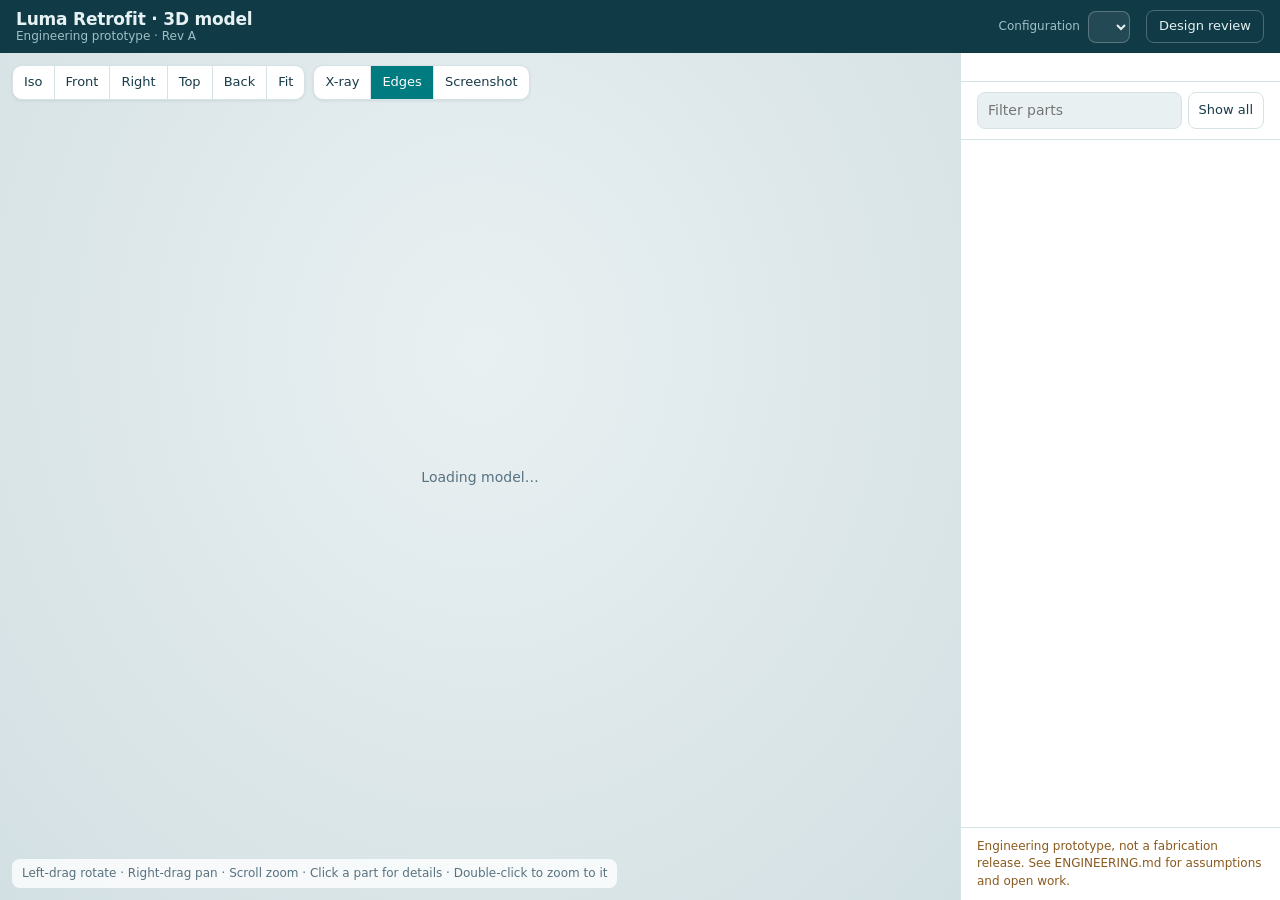
<file: START.html>
<!doctype html><html><head><meta charset="utf-8"><title>Luma CAD package</title><meta http-equiv="refresh" content="0; url=builds/20260913-163314/Viewer.html"></head><body><a href="builds/20260913-163314/Viewer.html">Open the Luma 3D model</a></body></html>
</file>
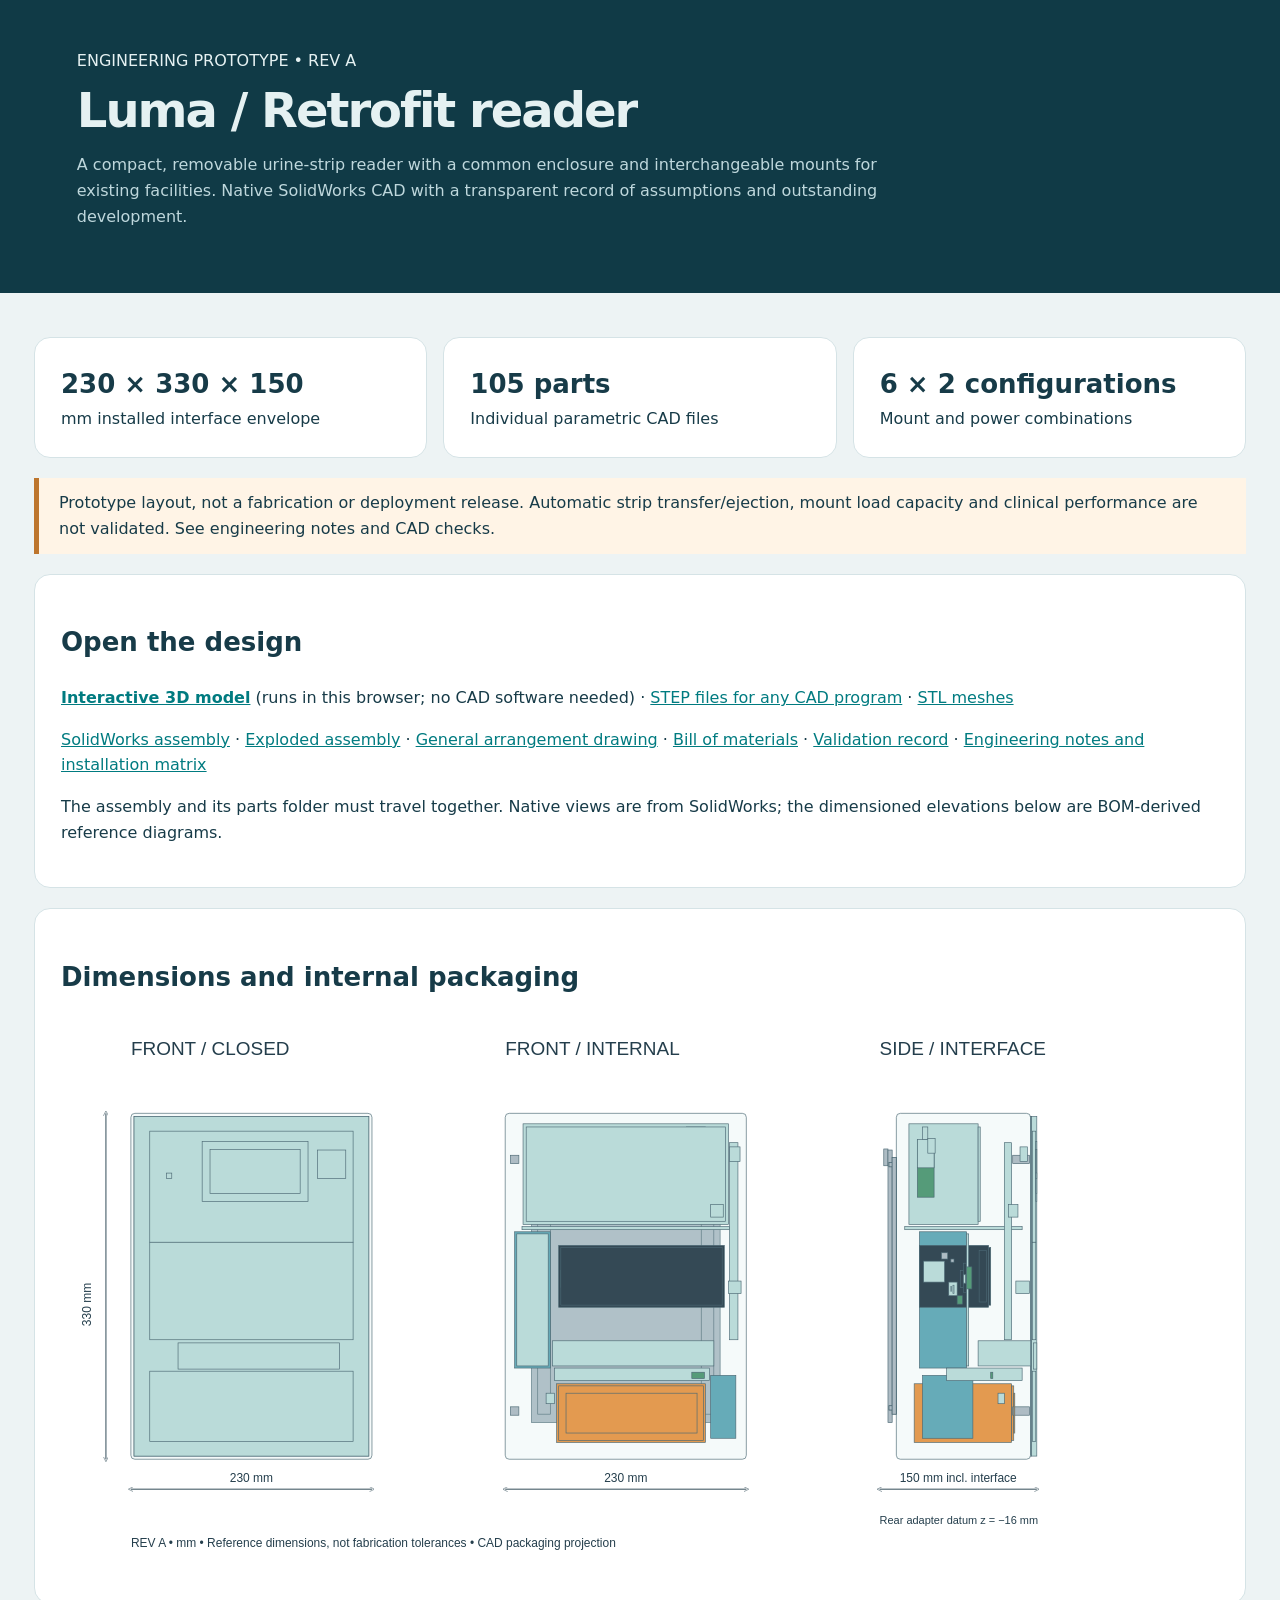
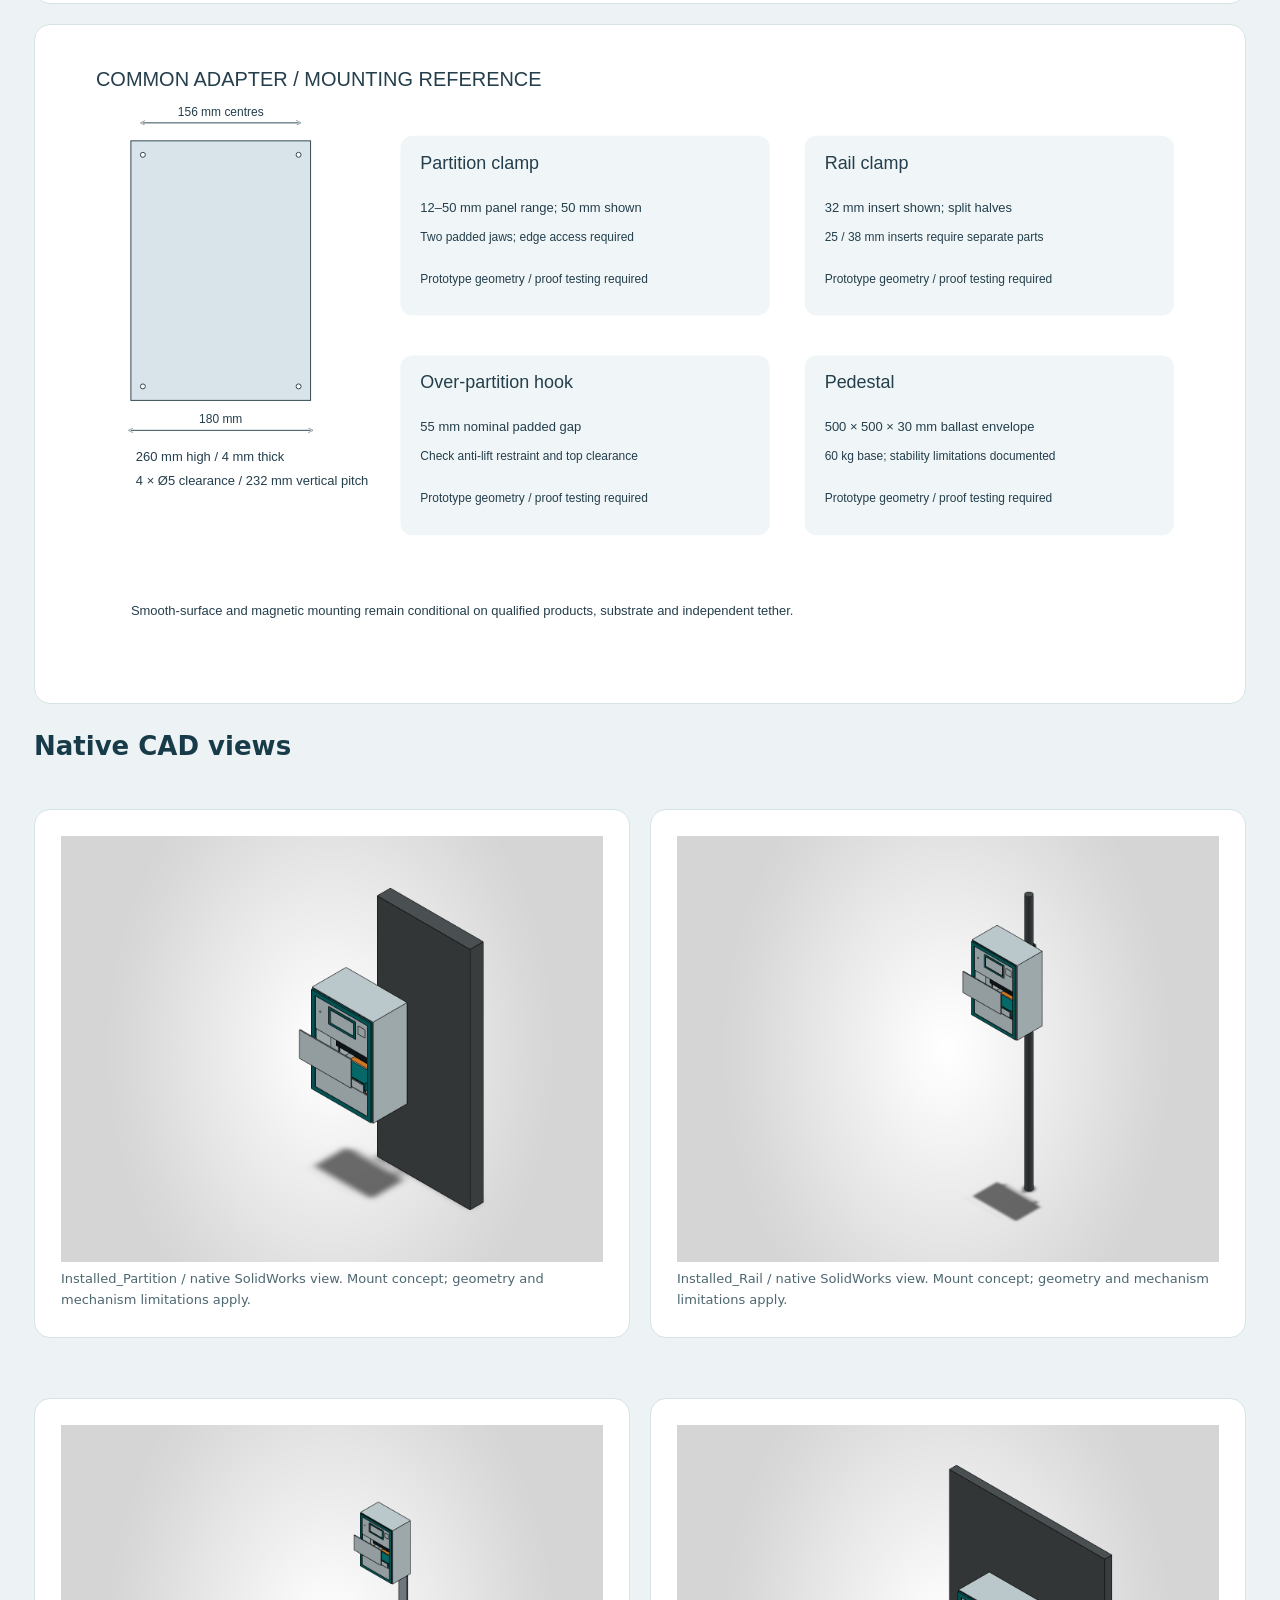
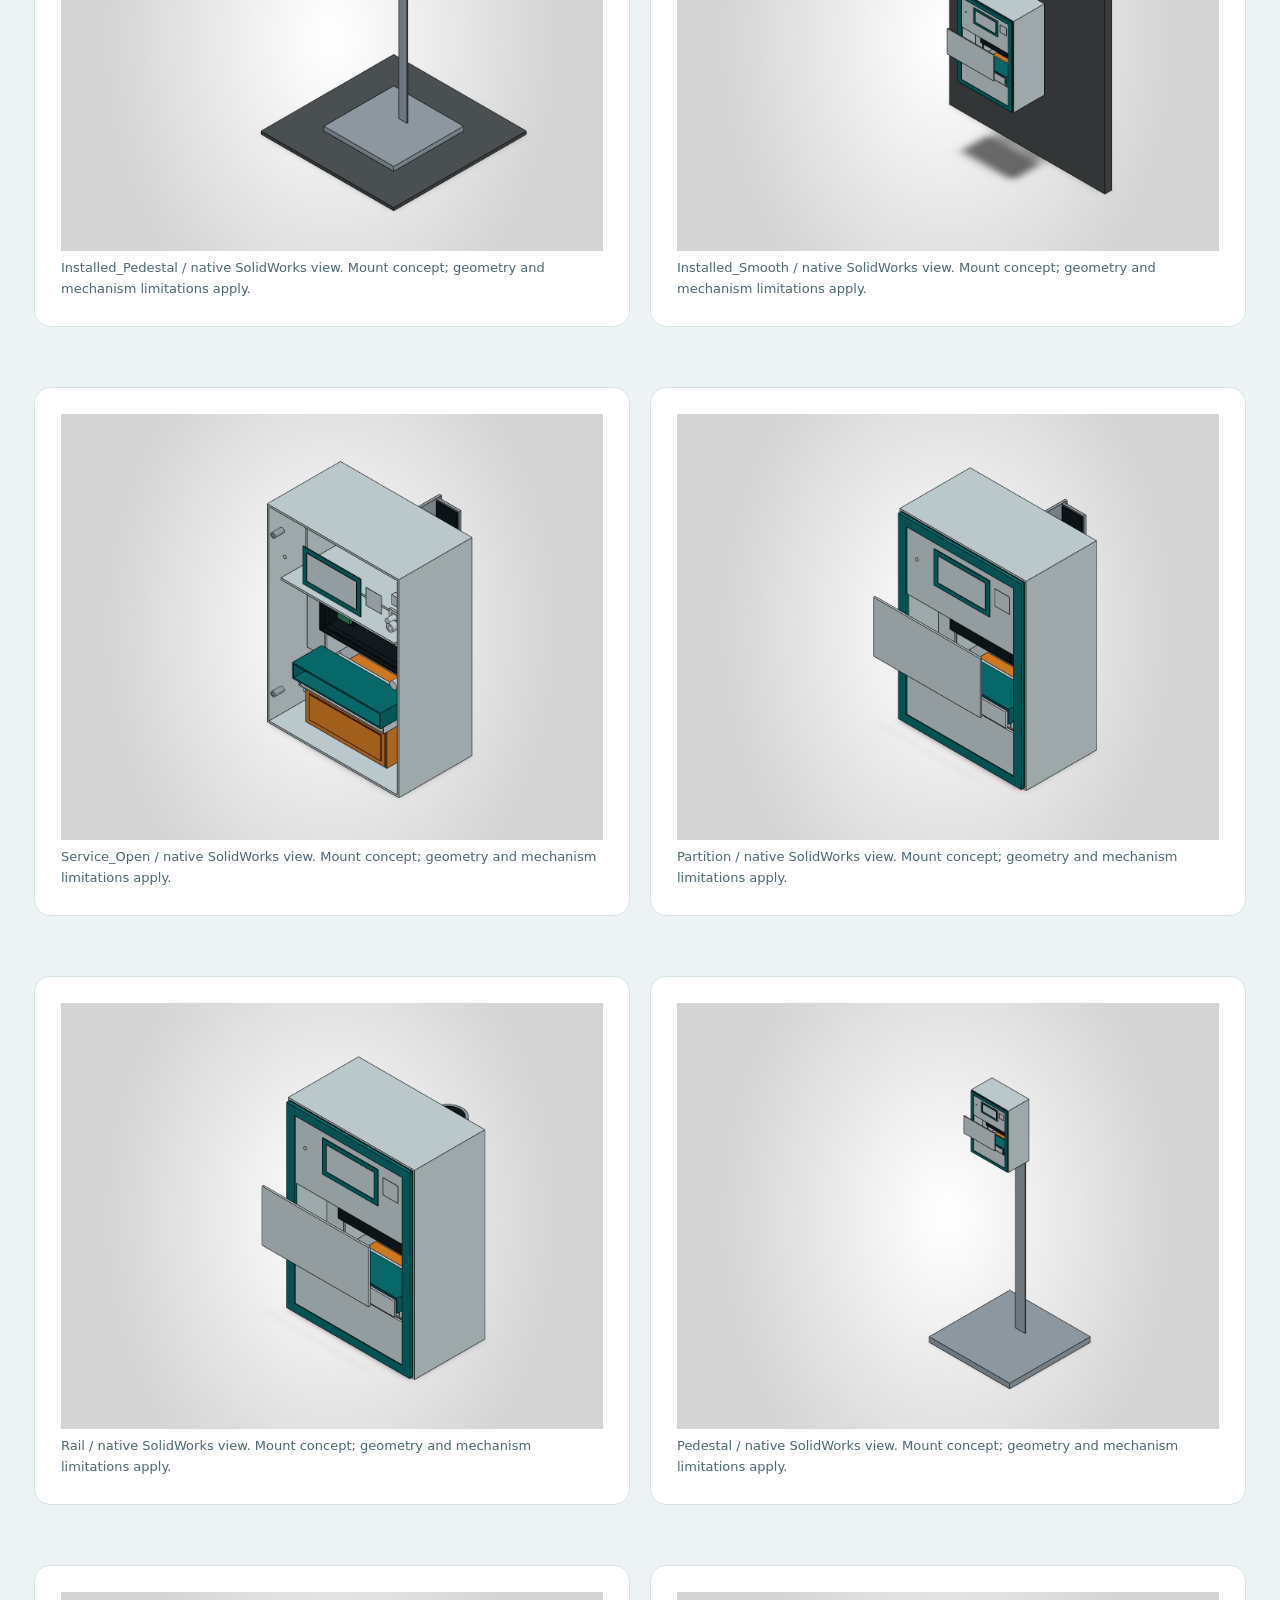
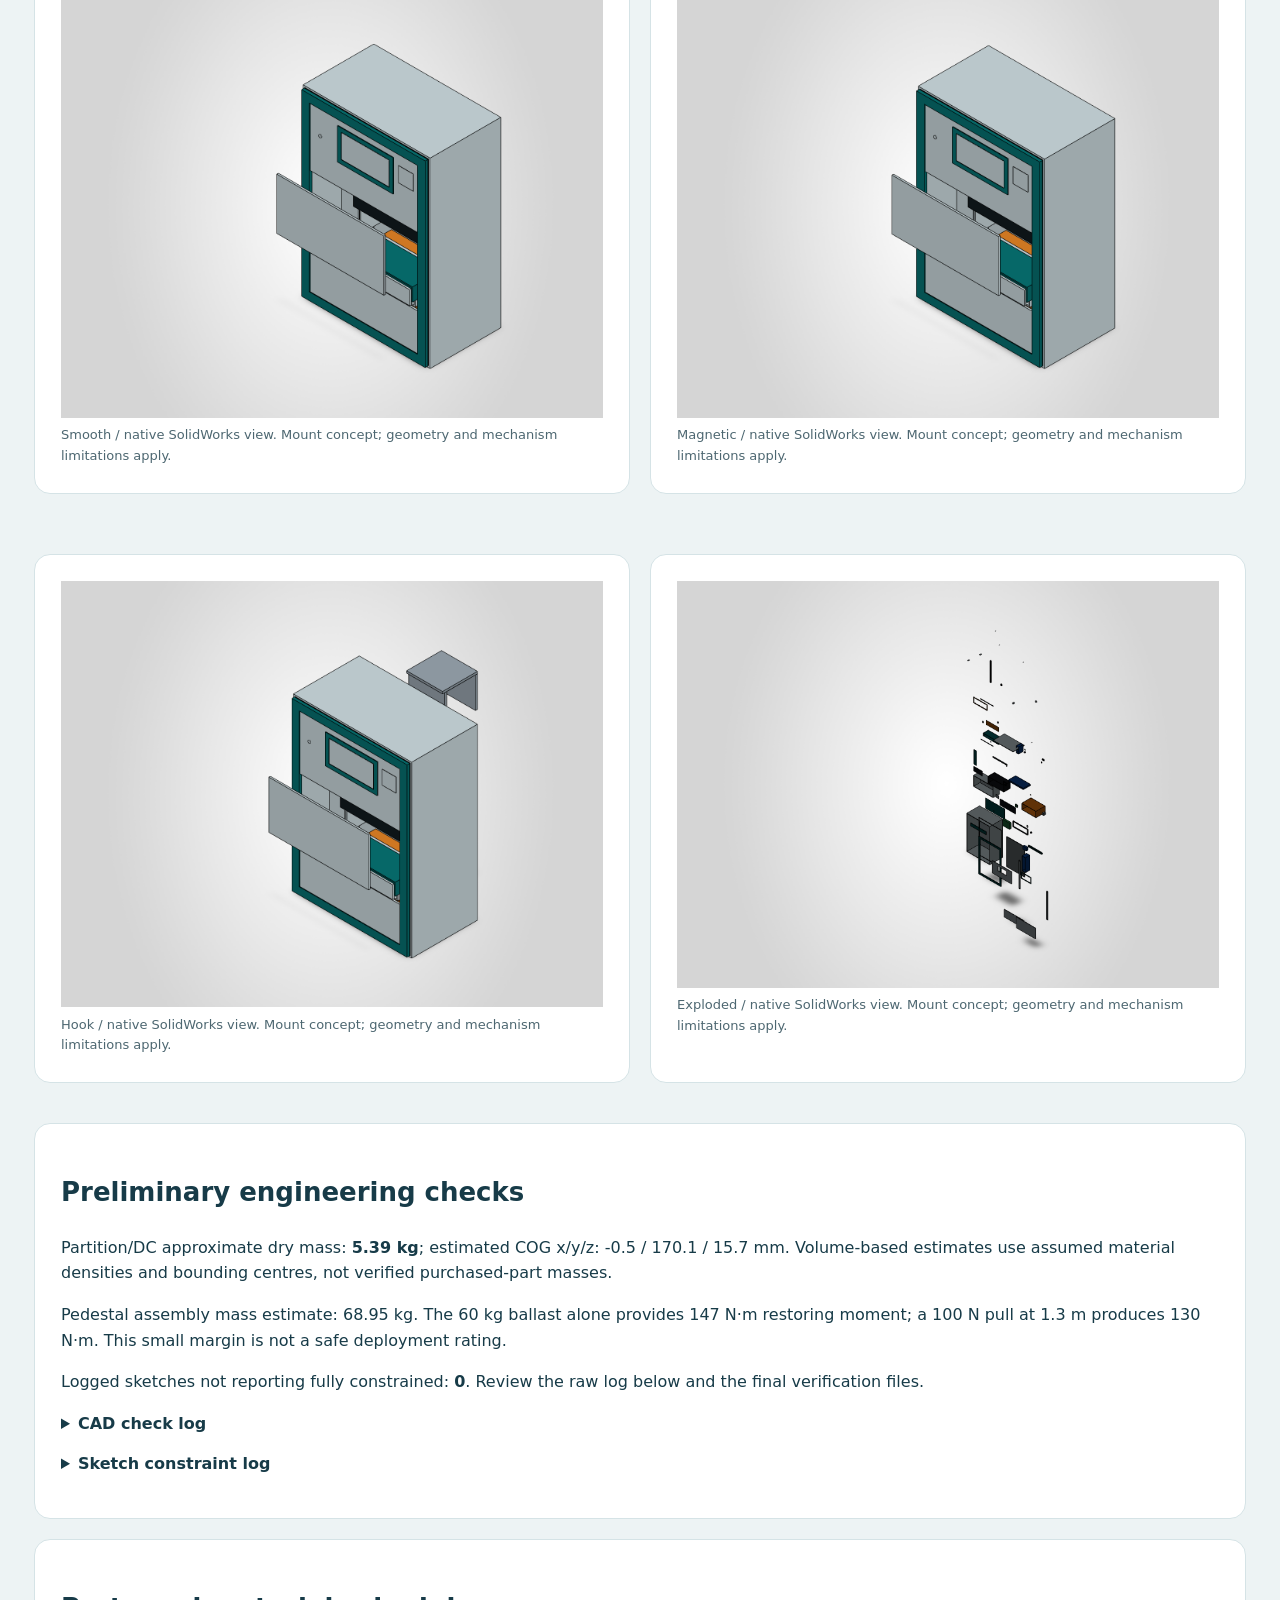
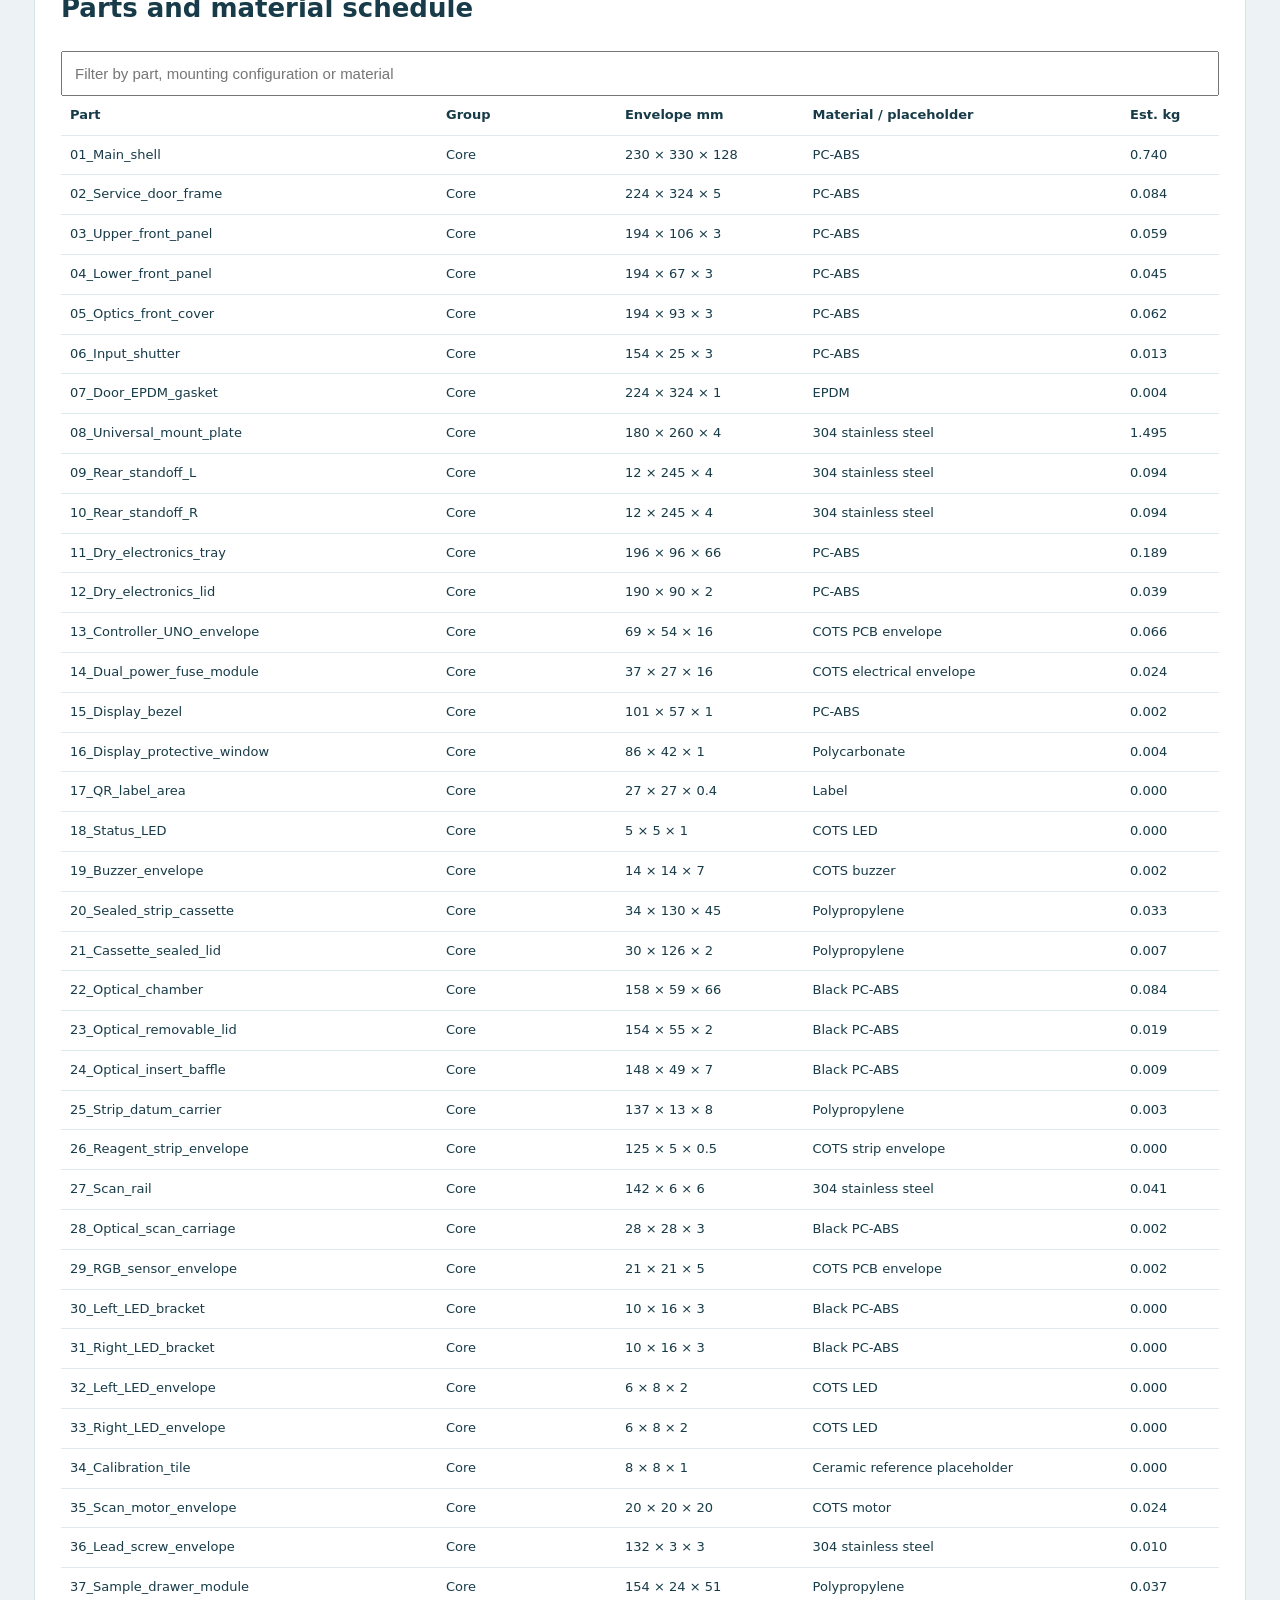
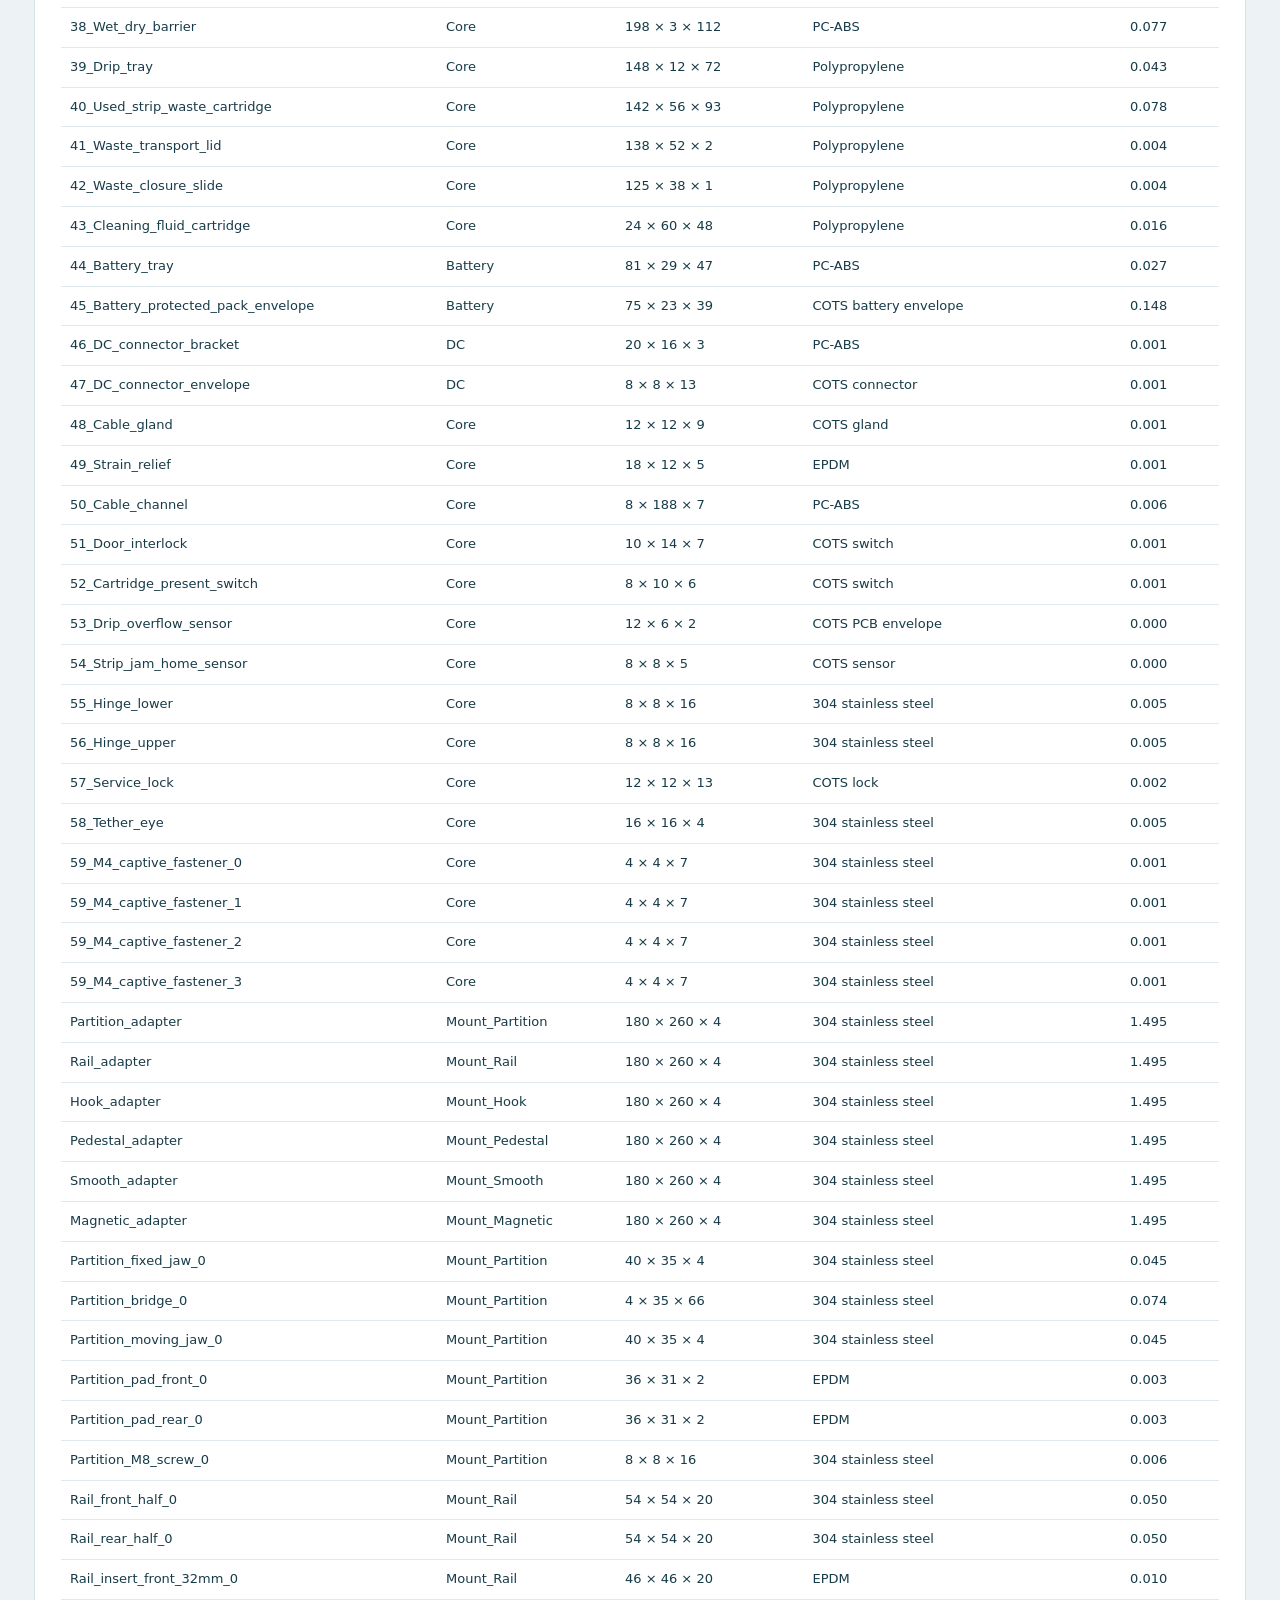
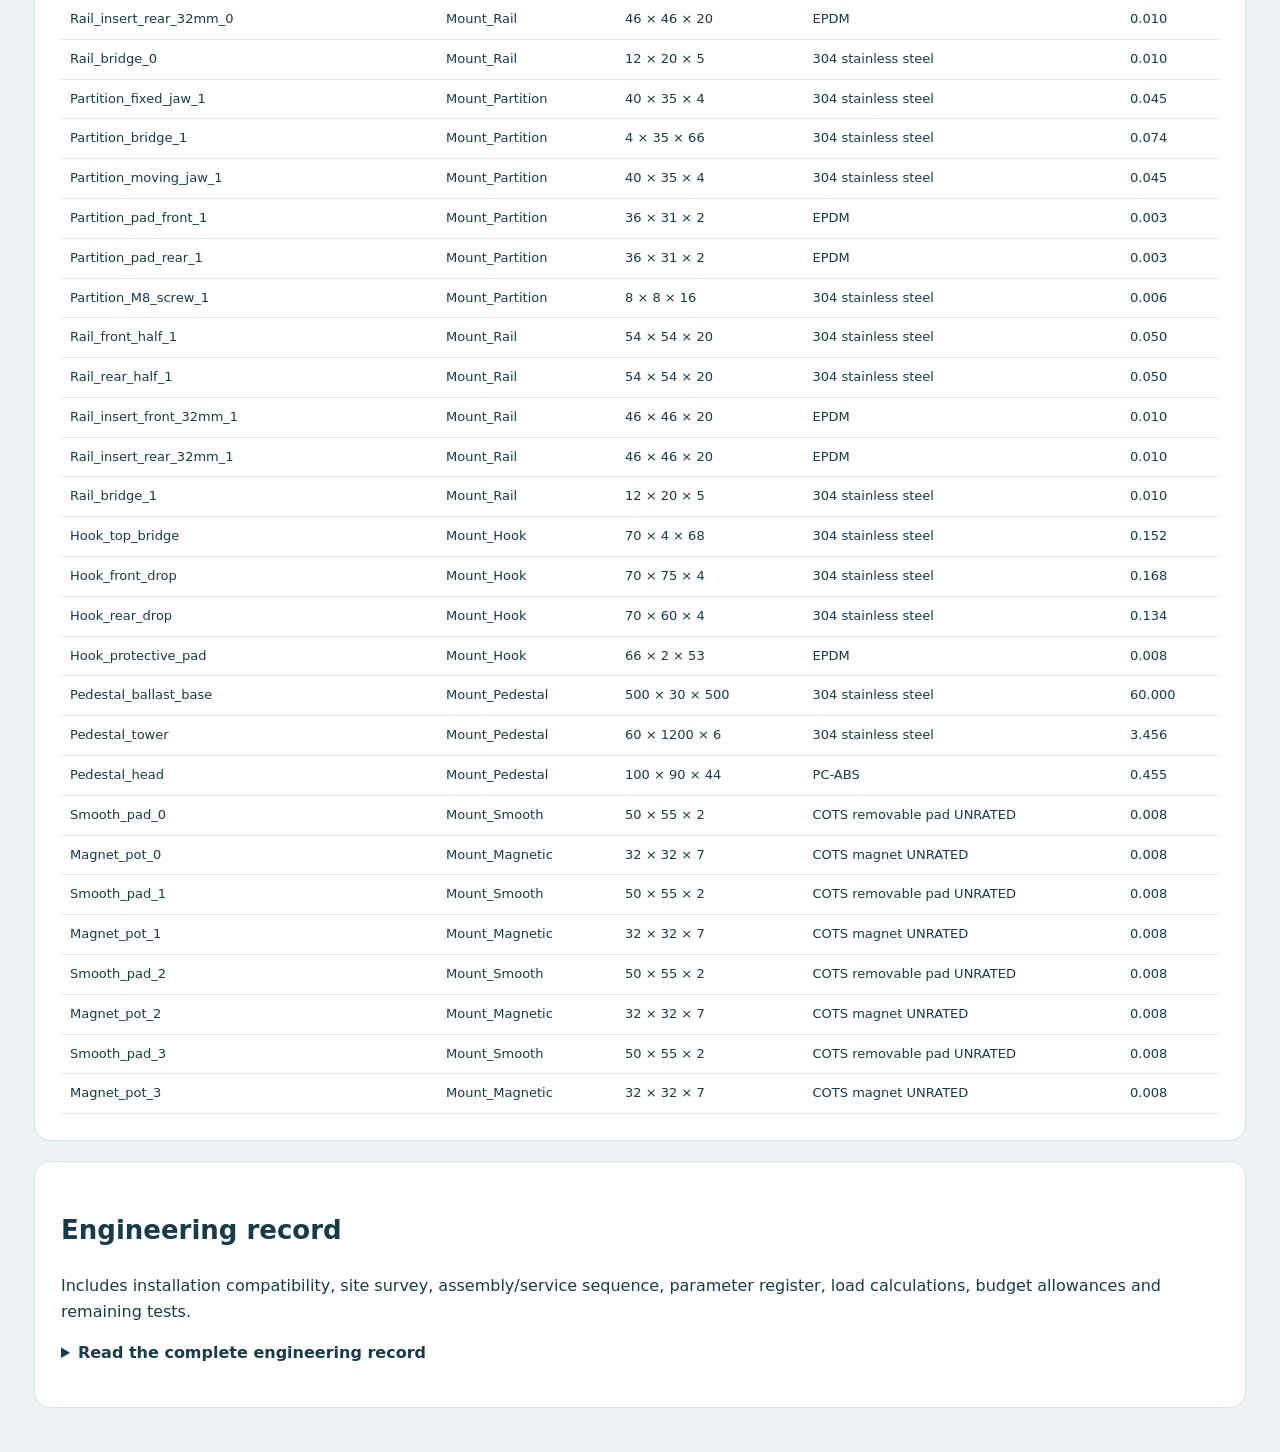
<file: builds/20260913-163314/Review.html>
<!doctype html><html><head><meta charset="utf-8"><meta name="viewport" content="width=device-width,initial-scale=1"><title>Luma Urine Test Strip Reader: CAD Design Review</title><meta name="description" content="Engineering design review of the open-source Luma urine test strip reader: dimensioned drawings, SolidWorks renders, bill of materials, mass estimates and validation records."><style>*{box-sizing:border-box}body{margin:0;background:#edf3f4;color:#173b48;font:16px/1.6 system-ui,sans-serif}header{background:#103a46;color:#e5f1f2;padding:48px max(6vw,24px)}header p{max-width:820px;color:#bed7dc}h1{font-size:48px;letter-spacing:-2px;line-height:1.1;margin:10px 0}h2{font-size:26px}main{max-width:1260px;margin:0 auto;padding:24px}.card{background:white;border:1px solid #d5e3e6;border-radius:16px;padding:26px;margin:20px 0}.stats{display:grid;grid-template-columns:repeat(3,1fr);gap:16px}.stats b{display:block;font-size:26px}a{color:#007b80}img,svg{width:100%;height:auto}.grid{display:grid;grid-template-columns:1fr 1fr;gap:20px}.warn{border-left:5px solid #bd752d;padding:12px 20px;background:#fff4e6}pre{white-space:pre-wrap;font:13px/1.55 ui-monospace,monospace;max-height:650px;overflow:auto}table{border-collapse:collapse;width:100%;font-size:13px}td,th{text-align:left;padding:9px;border-bottom:1px solid #deeaed}input{padding:12px;width:100%;font-size:15px}details{margin:15px 0}summary{cursor:pointer;font-weight:600}figure{margin:0}figcaption{font-size:13px;color:#4d6771}@media(max-width:700px){.grid,.stats{grid-template-columns:1fr}h1{font-size:36px}}@media print{header{padding:15px}.card{break-inside:avoid}details{display:block}pre{max-height:none}.grid{grid-template-columns:1fr 1fr}}</style></head><body><header><div>ENGINEERING PROTOTYPE • REV A</div><h1>Luma / Retrofit reader</h1><p>A compact, removable urine-strip reader with a common enclosure and interchangeable mounts for existing facilities. Native SolidWorks CAD with a transparent record of assumptions and outstanding development.</p></header><main><div class="stats"><div class="card"><b>230 × 330 × 150</b>mm installed interface envelope</div><div class="card"><b>105 parts</b>Individual parametric CAD files</div><div class="card"><b>6 × 2 configurations</b>Mount and power combinations</div></div><div class="warn">Prototype layout, not a fabrication or deployment release. Automatic strip transfer/ejection, mount load capacity and clinical performance are not validated. See engineering notes and CAD checks.</div><div class="card"><h2>Open the design</h2><p><a href="Viewer.html"><b>Interactive 3D model</b></a> (runs in this browser; no CAD software needed) · <a href="exports/step/">STEP files for any CAD program</a> · <a href="exports/stl/">STL meshes</a></p><p><a href="Luma_Retrofit.SLDASM">SolidWorks assembly</a> · <a href="Luma_Exploded.SLDASM">Exploded assembly</a> · <a href="Luma_GA.SLDDRW">General arrangement drawing</a> · <a href="BOM.csv">Bill of materials</a> · <a href="VALIDATION.md">Validation record</a> · <a href="../../ENGINEERING.md">Engineering notes and installation matrix</a></p><p>The assembly and its parts folder must travel together. Native views are from SolidWorks; the dimensioned elevations below are BOM-derived reference diagrams.</p></div><div class="card"><h2>Dimensions and internal packaging</h2><svg xmlns="http://www.w3.org/2000/svg" viewBox="0 0 1160 550" role="img" aria-label="Dimensioned front internal and side elevations"><rect width="1160" height="550" fill="#fff"/><defs><marker id="arrow" viewBox="0 0 10 10" refX="5" refY="5" markerWidth="5" markerHeight="5" orient="auto-start-reverse"><path d="M0 0L10 5L0 10" fill="none" stroke="#324c58"/></marker></defs><style>text{font-family:Arial;fill:#243e4c}</style><text x="70" y="35" font-size="19">FRONT / CLOSED</text><rect x="263.20000000000005" y="129.2" width="16.8" height="16.8" rx="0" fill="#aebcc4" fill-opacity="1" stroke="#4b6873" stroke-width=".65"><title>58_Tether_eye</title></rect><rect x="96.25" y="130.25" width="189" height="273" rx="0" fill="#aebcc4" fill-opacity="1" stroke="#4b6873" stroke-width=".65"><title>08_Universal_mount_plate</title></rect><rect x="106.75" y="386.45" width="4.2" height="4.2" rx="0" fill="#aebcc4" fill-opacity="1" stroke="#4b6873" stroke-width=".65"><title>59_M4_captive_fastener_0</title></rect><rect x="270.55" y="386.45" width="4.2" height="4.2" rx="0" fill="#aebcc4" fill-opacity="1" stroke="#4b6873" stroke-width=".65"><title>59_M4_captive_fastener_1</title></rect><rect x="106.75" y="142.84999999999997" width="4.2" height="4.2" rx="0" fill="#aebcc4" fill-opacity="1" stroke="#4b6873" stroke-width=".65"><title>59_M4_captive_fastener_2</title></rect><rect x="270.55" y="142.84999999999997" width="4.2" height="4.2" rx="0" fill="#aebcc4" fill-opacity="1" stroke="#4b6873" stroke-width=".65"><title>59_M4_captive_fastener_3</title></rect><rect x="102.55000000000001" y="137.59999999999997" width="12.600000000000001" height="257.25" rx="0" fill="#aebcc4" fill-opacity="1" stroke="#4b6873" stroke-width=".65"><title>09_Rear_standoff_L</title></rect><rect x="266.35" y="137.59999999999997" width="12.600000000000001" height="257.25" rx="0" fill="#aebcc4" fill-opacity="1" stroke="#4b6873" stroke-width=".65"><title>10_Rear_standoff_R</title></rect><rect x="70" y="93.5" width="241.5" height="346.5" rx="4" fill="#badbd9" fill-opacity="0.15" stroke="#4b6873" stroke-width=".65"><title>01_Main_shell</title></rect><rect x="86.8" y="206.89999999999998" width="207.9" height="3.1500000000000004" rx="0" fill="#badbd9" fill-opacity="1" stroke="#4b6873" stroke-width=".65"><title>38_Wet_dry_barrier</title></rect><rect x="87.85" y="104" width="205.8" height="100.80000000000001" rx="0" fill="#badbd9" fill-opacity="1" stroke="#4b6873" stroke-width=".65"><title>11_Dry_electronics_tray</title></rect><rect x="121.45" y="364.4" width="149.1" height="58.800000000000004" rx="0" fill="#e39a50" fill-opacity="1" stroke="#4b6873" stroke-width=".65"><title>40_Used_strip_waste_cartridge</title></rect><rect x="97.3" y="120.80000000000001" width="72.45" height="56.7" rx="0" fill="#559b79" fill-opacity="1" stroke="#4b6873" stroke-width=".65"><title>13_Controller_UNO_envelope</title></rect><rect x="180.25" y="119.75" width="38.85" height="28.35" rx="0" fill="#badbd9" fill-opacity="1" stroke="#4b6873" stroke-width=".65"><title>14_Dual_power_fuse_module</title></rect><rect x="79.45" y="212.14999999999998" width="35.7" height="136.5" rx="0" fill="#66abb8" fill-opacity="1" stroke="#4b6873" stroke-width=".65"><title>20_Sealed_strip_cassette</title></rect><rect x="123.55000000000001" y="225.79999999999998" width="165.9" height="61.95" rx="0" fill="#344955" fill-opacity="1" stroke="#4b6873" stroke-width=".65"><title>22_Optical_chamber</title></rect><rect x="275.8" y="356" width="25.200000000000003" height="63" rx="0" fill="#66abb8" fill-opacity="1" stroke="#4b6873" stroke-width=".65"><title>43_Cleaning_fluid_cartridge</title></rect><rect x="251.65" y="107.14999999999998" width="18.900000000000002" height="12.600000000000001" rx="0" fill="#badbd9" fill-opacity="1" stroke="#4b6873" stroke-width=".65"><title>49_Strain_relief</title></rect><rect x="263.20000000000005" y="241.54999999999998" width="21" height="21" rx="0" fill="#badbd9" fill-opacity="1" stroke="#4b6873" stroke-width=".65"><title>35_Scan_motor_envelope</title></rect><rect x="259" y="118.69999999999999" width="14.700000000000001" height="14.700000000000001" rx="0" fill="#badbd9" fill-opacity="1" stroke="#4b6873" stroke-width=".65"><title>19_Buzzer_envelope</title></rect><rect x="130.9" y="233.14999999999998" width="149.1" height="6.300000000000001" rx="0" fill="#aebcc4" fill-opacity="1" stroke="#4b6873" stroke-width=".65"><title>27_Scan_rail</title></rect><rect x="119.35" y="348.65" width="155.4" height="12.600000000000001" rx="0" fill="#badbd9" fill-opacity="1" stroke="#4b6873" stroke-width=".65"><title>39_Drip_tray</title></rect><rect x="133" y="262.54999999999995" width="143.85" height="13.65" rx="0" fill="#badbd9" fill-opacity="1" stroke="#4b6873" stroke-width=".65"><title>25_Strip_datum_carrier</title></rect><rect x="139.3" y="266.75" width="131.25" height="5.25" rx="0" fill="#badbd9" fill-opacity="1" stroke="#4b6873" stroke-width=".65"><title>26_Reagent_strip_envelope</title></rect><rect x="134.05" y="239.45" width="138.6" height="3.1500000000000004" rx="0" fill="#aebcc4" fill-opacity="1" stroke="#4b6873" stroke-width=".65"><title>36_Lead_screw_envelope</title></rect><rect x="277.9" y="265.7" width="8.4" height="8.4" rx="0" fill="#badbd9" fill-opacity="1" stroke="#4b6873" stroke-width=".65"><title>34_Calibration_tile</title></rect><rect x="273.70000000000005" y="276.2" width="8.4" height="8.4" rx="0" fill="#559b79" fill-opacity="1" stroke="#4b6873" stroke-width=".65"><title>54_Strip_jam_home_sensor</title></rect><rect x="125.65" y="251" width="10.5" height="16.8" rx="0" fill="#344955" fill-opacity="1" stroke="#4b6873" stroke-width=".65"><title>30_Left_LED_bracket</title></rect><rect x="165.55" y="251" width="10.5" height="16.8" rx="0" fill="#344955" fill-opacity="1" stroke="#4b6873" stroke-width=".65"><title>31_Right_LED_bracket</title></rect><rect x="136.15" y="243.65" width="29.400000000000002" height="29.400000000000002" rx="0" fill="#344955" fill-opacity="1" stroke="#4b6873" stroke-width=".65"><title>28_Optical_scan_carriage</title></rect><rect x="127.75" y="255.2" width="6.300000000000001" height="8.4" rx="0" fill="#badbd9" fill-opacity="1" stroke="#4b6873" stroke-width=".65"><title>32_Left_LED_envelope</title></rect><rect x="167.65" y="255.2" width="6.300000000000001" height="8.4" rx="0" fill="#badbd9" fill-opacity="1" stroke="#4b6873" stroke-width=".65"><title>33_Right_LED_envelope</title></rect><rect x="81.55" y="214.25" width="31.5" height="132.3" rx="0" fill="#badbd9" fill-opacity="1" stroke="#4b6873" stroke-width=".65"><title>21_Cassette_sealed_lid</title></rect><rect x="139.825" y="247.325" width="22.05" height="22.05" rx="0" fill="#559b79" fill-opacity="1" stroke="#4b6873" stroke-width=".65"><title>29_RGB_sensor_envelope</title></rect><rect x="91" y="107.14999999999998" width="199.5" height="94.5" rx="0" fill="#badbd9" fill-opacity="1" stroke="#4b6873" stroke-width=".65"><title>12_Dry_electronics_lid</title></rect><rect x="117.25" y="321.35" width="161.70000000000002" height="25.200000000000003" rx="0" fill="#badbd9" fill-opacity="1" stroke="#4b6873" stroke-width=".65"><title>37_Sample_drawer_module</title></rect><rect x="128.8" y="231.04999999999998" width="155.4" height="51.45" rx="0" fill="#344955" fill-opacity="1" stroke="#4b6873" stroke-width=".65"><title>24_Optical_insert_baffle</title></rect><rect x="125.65" y="227.89999999999998" width="161.70000000000002" height="57.75" rx="0" fill="#344955" fill-opacity="1" stroke="#4b6873" stroke-width=".65"><title>23_Optical_removable_lid</title></rect><rect x="256.9" y="352.85" width="12.600000000000001" height="6.300000000000001" rx="0" fill="#559b79" fill-opacity="1" stroke="#4b6873" stroke-width=".65"><title>53_Drip_overflow_sensor</title></rect><rect x="110.95" y="373.85" width="8.4" height="10.5" rx="0" fill="#badbd9" fill-opacity="1" stroke="#4b6873" stroke-width=".65"><title>52_Cartridge_present_switch</title></rect><rect x="294.70000000000005" y="122.89999999999998" width="8.4" height="197.4" rx="0" fill="#badbd9" fill-opacity="1" stroke="#4b6873" stroke-width=".65"><title>50_Cable_channel</title></rect><rect x="275.8" y="184.85" width="12.600000000000001" height="12.600000000000001" rx="0" fill="#badbd9" fill-opacity="1" stroke="#4b6873" stroke-width=".65"><title>48_Cable_gland</title></rect><rect x="123.55000000000001" y="366.5" width="144.9" height="54.6" rx="0" fill="#e39a50" fill-opacity="1" stroke="#4b6873" stroke-width=".65"><title>41_Waste_transport_lid</title></rect><rect x="75.25" y="387.5" width="8.4" height="8.4" rx="0" fill="#aebcc4" fill-opacity="1" stroke="#4b6873" stroke-width=".65"><title>55_Hinge_lower</title></rect><rect x="75.25" y="135.5" width="8.4" height="8.4" rx="0" fill="#aebcc4" fill-opacity="1" stroke="#4b6873" stroke-width=".65"><title>56_Hinge_upper</title></rect><rect x="130.9" y="373.85" width="131.25" height="39.9" rx="0" fill="#e39a50" fill-opacity="1" stroke="#4b6873" stroke-width=".65"><title>42_Waste_closure_slide</title></rect><rect x="293.65" y="261.5" width="12.600000000000001" height="12.600000000000001" rx="0" fill="#badbd9" fill-opacity="1" stroke="#4b6873" stroke-width=".65"><title>57_Service_lock</title></rect><rect x="294.70000000000005" y="127.09999999999997" width="10.5" height="14.700000000000001" rx="0" fill="#badbd9" fill-opacity="1" stroke="#4b6873" stroke-width=".65"><title>51_Door_interlock</title></rect><rect x="73.15" y="96.64999999999998" width="235.20000000000002" height="340.2" rx="0" fill="#badbd9" fill-opacity="1" stroke="#4b6873" stroke-width=".65"><title>07_Door_EPDM_gasket</title></rect><rect x="73.15" y="96.64999999999998" width="235.20000000000002" height="340.2" rx="0" fill="#badbd9" fill-opacity="1" stroke="#4b6873" stroke-width=".65"><title>02_Service_door_frame</title></rect><rect x="88.9" y="111.34999999999997" width="203.70000000000002" height="111.30000000000001" rx="0" fill="#badbd9" fill-opacity="1" stroke="#4b6873" stroke-width=".65"><title>03_Upper_front_panel</title></rect><rect x="88.9" y="351.8" width="203.70000000000002" height="70.35000000000001" rx="0" fill="#badbd9" fill-opacity="1" stroke="#4b6873" stroke-width=".65"><title>04_Lower_front_panel</title></rect><rect x="88.9" y="222.64999999999998" width="203.70000000000002" height="97.65" rx="0" fill="#badbd9" fill-opacity="1" stroke="#4b6873" stroke-width=".65"><title>05_Optics_front_cover</title></rect><rect x="117.25" y="323.45" width="161.70000000000002" height="26.25" rx="0" fill="#badbd9" fill-opacity="1" stroke="#4b6873" stroke-width=".65"><title>06_Input_shutter</title></rect><rect x="141.4" y="121.84999999999997" width="106.05000000000001" height="59.85" rx="0" fill="#badbd9" fill-opacity="1" stroke="#4b6873" stroke-width=".65"><title>15_Display_bezel</title></rect><rect x="149.275" y="129.72499999999997" width="90.3" height="44.1" rx="0" fill="#badbd9" fill-opacity="1" stroke="#4b6873" stroke-width=".65"><title>16_Display_protective_window</title></rect><rect x="256.9" y="130.25" width="28.35" height="28.35" rx="0" fill="#badbd9" fill-opacity="1" stroke="#4b6873" stroke-width=".65"><title>17_QR_label_area</title></rect><rect x="105.7" y="153.34999999999997" width="5.25" height="5.25" rx="0" fill="#badbd9" fill-opacity="1" stroke="#4b6873" stroke-width=".65"><title>18_Status_LED</title></rect><path d="M70 470L311.5 470" stroke="#324c58" marker-start="url(#arrow)" marker-end="url(#arrow)"/><text x="190.75" y="463" text-anchor="middle" font-size="12">230 mm</text><path d="M45 93.5L45 440" stroke="#324c58" marker-start="url(#arrow)" marker-end="url(#arrow)"/><text transform="translate(30 285) rotate(-90)" text-anchor="middle" font-size="12">330 mm</text><text x="445" y="35" font-size="19">FRONT / INTERNAL</text><rect x="638.2" y="129.2" width="16.8" height="16.8" rx="0" fill="#aebcc4" fill-opacity="1" stroke="#4b6873" stroke-width=".65"><title>58_Tether_eye</title></rect><rect x="471.25" y="130.25" width="189" height="273" rx="0" fill="#aebcc4" fill-opacity="1" stroke="#4b6873" stroke-width=".65"><title>08_Universal_mount_plate</title></rect><rect x="481.75" y="386.45" width="4.2" height="4.2" rx="0" fill="#aebcc4" fill-opacity="1" stroke="#4b6873" stroke-width=".65"><title>59_M4_captive_fastener_0</title></rect><rect x="645.55" y="386.45" width="4.2" height="4.2" rx="0" fill="#aebcc4" fill-opacity="1" stroke="#4b6873" stroke-width=".65"><title>59_M4_captive_fastener_1</title></rect><rect x="481.75" y="142.84999999999997" width="4.2" height="4.2" rx="0" fill="#aebcc4" fill-opacity="1" stroke="#4b6873" stroke-width=".65"><title>59_M4_captive_fastener_2</title></rect><rect x="645.55" y="142.84999999999997" width="4.2" height="4.2" rx="0" fill="#aebcc4" fill-opacity="1" stroke="#4b6873" stroke-width=".65"><title>59_M4_captive_fastener_3</title></rect><rect x="477.55" y="137.59999999999997" width="12.600000000000001" height="257.25" rx="0" fill="#aebcc4" fill-opacity="1" stroke="#4b6873" stroke-width=".65"><title>09_Rear_standoff_L</title></rect><rect x="641.35" y="137.59999999999997" width="12.600000000000001" height="257.25" rx="0" fill="#aebcc4" fill-opacity="1" stroke="#4b6873" stroke-width=".65"><title>10_Rear_standoff_R</title></rect><rect x="445" y="93.5" width="241.5" height="346.5" rx="4" fill="#badbd9" fill-opacity="0.15" stroke="#4b6873" stroke-width=".65"><title>01_Main_shell</title></rect><rect x="461.8" y="206.89999999999998" width="207.9" height="3.1500000000000004" rx="0" fill="#badbd9" fill-opacity="1" stroke="#4b6873" stroke-width=".65"><title>38_Wet_dry_barrier</title></rect><rect x="462.85" y="104" width="205.8" height="100.80000000000001" rx="0" fill="#badbd9" fill-opacity="1" stroke="#4b6873" stroke-width=".65"><title>11_Dry_electronics_tray</title></rect><rect x="496.45" y="364.4" width="149.1" height="58.800000000000004" rx="0" fill="#e39a50" fill-opacity="1" stroke="#4b6873" stroke-width=".65"><title>40_Used_strip_waste_cartridge</title></rect><rect x="472.3" y="120.80000000000001" width="72.45" height="56.7" rx="0" fill="#559b79" fill-opacity="1" stroke="#4b6873" stroke-width=".65"><title>13_Controller_UNO_envelope</title></rect><rect x="555.25" y="119.75" width="38.85" height="28.35" rx="0" fill="#badbd9" fill-opacity="1" stroke="#4b6873" stroke-width=".65"><title>14_Dual_power_fuse_module</title></rect><rect x="454.45" y="212.14999999999998" width="35.7" height="136.5" rx="0" fill="#66abb8" fill-opacity="1" stroke="#4b6873" stroke-width=".65"><title>20_Sealed_strip_cassette</title></rect><rect x="498.55" y="225.79999999999998" width="165.9" height="61.95" rx="0" fill="#344955" fill-opacity="1" stroke="#4b6873" stroke-width=".65"><title>22_Optical_chamber</title></rect><rect x="650.8" y="356" width="25.200000000000003" height="63" rx="0" fill="#66abb8" fill-opacity="1" stroke="#4b6873" stroke-width=".65"><title>43_Cleaning_fluid_cartridge</title></rect><rect x="626.65" y="107.14999999999998" width="18.900000000000002" height="12.600000000000001" rx="0" fill="#badbd9" fill-opacity="1" stroke="#4b6873" stroke-width=".65"><title>49_Strain_relief</title></rect><rect x="638.2" y="241.54999999999998" width="21" height="21" rx="0" fill="#badbd9" fill-opacity="1" stroke="#4b6873" stroke-width=".65"><title>35_Scan_motor_envelope</title></rect><rect x="634" y="118.69999999999999" width="14.700000000000001" height="14.700000000000001" rx="0" fill="#badbd9" fill-opacity="1" stroke="#4b6873" stroke-width=".65"><title>19_Buzzer_envelope</title></rect><rect x="505.9" y="233.14999999999998" width="149.1" height="6.300000000000001" rx="0" fill="#aebcc4" fill-opacity="1" stroke="#4b6873" stroke-width=".65"><title>27_Scan_rail</title></rect><rect x="494.35" y="348.65" width="155.4" height="12.600000000000001" rx="0" fill="#badbd9" fill-opacity="1" stroke="#4b6873" stroke-width=".65"><title>39_Drip_tray</title></rect><rect x="508" y="262.54999999999995" width="143.85" height="13.65" rx="0" fill="#badbd9" fill-opacity="1" stroke="#4b6873" stroke-width=".65"><title>25_Strip_datum_carrier</title></rect><rect x="514.3" y="266.75" width="131.25" height="5.25" rx="0" fill="#badbd9" fill-opacity="1" stroke="#4b6873" stroke-width=".65"><title>26_Reagent_strip_envelope</title></rect><rect x="509.05" y="239.45" width="138.6" height="3.1500000000000004" rx="0" fill="#aebcc4" fill-opacity="1" stroke="#4b6873" stroke-width=".65"><title>36_Lead_screw_envelope</title></rect><rect x="652.9" y="265.7" width="8.4" height="8.4" rx="0" fill="#badbd9" fill-opacity="1" stroke="#4b6873" stroke-width=".65"><title>34_Calibration_tile</title></rect><rect x="648.7" y="276.2" width="8.4" height="8.4" rx="0" fill="#559b79" fill-opacity="1" stroke="#4b6873" stroke-width=".65"><title>54_Strip_jam_home_sensor</title></rect><rect x="500.65" y="251" width="10.5" height="16.8" rx="0" fill="#344955" fill-opacity="1" stroke="#4b6873" stroke-width=".65"><title>30_Left_LED_bracket</title></rect><rect x="540.55" y="251" width="10.5" height="16.8" rx="0" fill="#344955" fill-opacity="1" stroke="#4b6873" stroke-width=".65"><title>31_Right_LED_bracket</title></rect><rect x="511.15" y="243.65" width="29.400000000000002" height="29.400000000000002" rx="0" fill="#344955" fill-opacity="1" stroke="#4b6873" stroke-width=".65"><title>28_Optical_scan_carriage</title></rect><rect x="502.75" y="255.2" width="6.300000000000001" height="8.4" rx="0" fill="#badbd9" fill-opacity="1" stroke="#4b6873" stroke-width=".65"><title>32_Left_LED_envelope</title></rect><rect x="542.65" y="255.2" width="6.300000000000001" height="8.4" rx="0" fill="#badbd9" fill-opacity="1" stroke="#4b6873" stroke-width=".65"><title>33_Right_LED_envelope</title></rect><rect x="456.55" y="214.25" width="31.5" height="132.3" rx="0" fill="#badbd9" fill-opacity="1" stroke="#4b6873" stroke-width=".65"><title>21_Cassette_sealed_lid</title></rect><rect x="514.825" y="247.325" width="22.05" height="22.05" rx="0" fill="#559b79" fill-opacity="1" stroke="#4b6873" stroke-width=".65"><title>29_RGB_sensor_envelope</title></rect><rect x="466" y="107.14999999999998" width="199.5" height="94.5" rx="0" fill="#badbd9" fill-opacity="1" stroke="#4b6873" stroke-width=".65"><title>12_Dry_electronics_lid</title></rect><rect x="492.25" y="321.35" width="161.70000000000002" height="25.200000000000003" rx="0" fill="#badbd9" fill-opacity="1" stroke="#4b6873" stroke-width=".65"><title>37_Sample_drawer_module</title></rect><rect x="503.8" y="231.04999999999998" width="155.4" height="51.45" rx="0" fill="#344955" fill-opacity="1" stroke="#4b6873" stroke-width=".65"><title>24_Optical_insert_baffle</title></rect><rect x="500.65" y="227.89999999999998" width="161.70000000000002" height="57.75" rx="0" fill="#344955" fill-opacity="1" stroke="#4b6873" stroke-width=".65"><title>23_Optical_removable_lid</title></rect><rect x="631.9" y="352.85" width="12.600000000000001" height="6.300000000000001" rx="0" fill="#559b79" fill-opacity="1" stroke="#4b6873" stroke-width=".65"><title>53_Drip_overflow_sensor</title></rect><rect x="485.95" y="373.85" width="8.4" height="10.5" rx="0" fill="#badbd9" fill-opacity="1" stroke="#4b6873" stroke-width=".65"><title>52_Cartridge_present_switch</title></rect><rect x="669.7" y="122.89999999999998" width="8.4" height="197.4" rx="0" fill="#badbd9" fill-opacity="1" stroke="#4b6873" stroke-width=".65"><title>50_Cable_channel</title></rect><rect x="650.8" y="184.85" width="12.600000000000001" height="12.600000000000001" rx="0" fill="#badbd9" fill-opacity="1" stroke="#4b6873" stroke-width=".65"><title>48_Cable_gland</title></rect><rect x="498.55" y="366.5" width="144.9" height="54.6" rx="0" fill="#e39a50" fill-opacity="1" stroke="#4b6873" stroke-width=".65"><title>41_Waste_transport_lid</title></rect><rect x="450.25" y="387.5" width="8.4" height="8.4" rx="0" fill="#aebcc4" fill-opacity="1" stroke="#4b6873" stroke-width=".65"><title>55_Hinge_lower</title></rect><rect x="450.25" y="135.5" width="8.4" height="8.4" rx="0" fill="#aebcc4" fill-opacity="1" stroke="#4b6873" stroke-width=".65"><title>56_Hinge_upper</title></rect><rect x="505.9" y="373.85" width="131.25" height="39.9" rx="0" fill="#e39a50" fill-opacity="1" stroke="#4b6873" stroke-width=".65"><title>42_Waste_closure_slide</title></rect><rect x="668.65" y="261.5" width="12.600000000000001" height="12.600000000000001" rx="0" fill="#badbd9" fill-opacity="1" stroke="#4b6873" stroke-width=".65"><title>57_Service_lock</title></rect><rect x="669.7" y="127.09999999999997" width="10.5" height="14.700000000000001" rx="0" fill="#badbd9" fill-opacity="1" stroke="#4b6873" stroke-width=".65"><title>51_Door_interlock</title></rect><path d="M445 470L686.5 470" stroke="#324c58" marker-start="url(#arrow)" marker-end="url(#arrow)"/><text x="565.75" y="463" text-anchor="middle" font-size="12">230 mm</text><text x="820" y="35" font-size="19">SIDE / INTERFACE</text><rect x="824.2" y="129.2" width="4.2" height="16.8" rx="0" fill="#aebcc4" fill-opacity="1" stroke="#4b6873" stroke-width=".65"><title>58_Tether_eye</title></rect><rect x="828.4" y="130.25" width="4.2" height="273" rx="0" fill="#aebcc4" fill-opacity="1" stroke="#4b6873" stroke-width=".65"><title>08_Universal_mount_plate</title></rect><rect x="829.45" y="386.45" width="7.3500000000000005" height="4.2" rx="0" fill="#aebcc4" fill-opacity="1" stroke="#4b6873" stroke-width=".65"><title>59_M4_captive_fastener_0</title></rect><rect x="829.45" y="386.45" width="7.3500000000000005" height="4.2" rx="0" fill="#aebcc4" fill-opacity="1" stroke="#4b6873" stroke-width=".65"><title>59_M4_captive_fastener_1</title></rect><rect x="829.45" y="142.84999999999997" width="7.3500000000000005" height="4.2" rx="0" fill="#aebcc4" fill-opacity="1" stroke="#4b6873" stroke-width=".65"><title>59_M4_captive_fastener_2</title></rect><rect x="829.45" y="142.84999999999997" width="7.3500000000000005" height="4.2" rx="0" fill="#aebcc4" fill-opacity="1" stroke="#4b6873" stroke-width=".65"><title>59_M4_captive_fastener_3</title></rect><rect x="832.6" y="137.59999999999997" width="4.2" height="257.25" rx="0" fill="#aebcc4" fill-opacity="1" stroke="#4b6873" stroke-width=".65"><title>09_Rear_standoff_L</title></rect><rect x="832.6" y="137.59999999999997" width="4.2" height="257.25" rx="0" fill="#aebcc4" fill-opacity="1" stroke="#4b6873" stroke-width=".65"><title>10_Rear_standoff_R</title></rect><rect x="836.8" y="93.5" width="134.4" height="346.5" rx="4" fill="#badbd9" fill-opacity="0.15" stroke="#4b6873" stroke-width=".65"><title>01_Main_shell</title></rect><rect x="845.2" y="206.89999999999998" width="117.60000000000001" height="3.1500000000000004" rx="0" fill="#badbd9" fill-opacity="1" stroke="#4b6873" stroke-width=".65"><title>38_Wet_dry_barrier</title></rect><rect x="849.4" y="104" width="69.3" height="100.80000000000001" rx="0" fill="#badbd9" fill-opacity="1" stroke="#4b6873" stroke-width=".65"><title>11_Dry_electronics_tray</title></rect><rect x="854.65" y="364.4" width="97.65" height="58.800000000000004" rx="0" fill="#e39a50" fill-opacity="1" stroke="#4b6873" stroke-width=".65"><title>40_Used_strip_waste_cartridge</title></rect><rect x="857.8" y="120.80000000000001" width="16.8" height="56.7" rx="0" fill="#559b79" fill-opacity="1" stroke="#4b6873" stroke-width=".65"><title>13_Controller_UNO_envelope</title></rect><rect x="857.8" y="119.75" width="16.8" height="28.35" rx="0" fill="#badbd9" fill-opacity="1" stroke="#4b6873" stroke-width=".65"><title>14_Dual_power_fuse_module</title></rect><rect x="859.9" y="212.14999999999998" width="47.25" height="136.5" rx="0" fill="#66abb8" fill-opacity="1" stroke="#4b6873" stroke-width=".65"><title>20_Sealed_strip_cassette</title></rect><rect x="859.9" y="225.79999999999998" width="69.3" height="61.95" rx="0" fill="#344955" fill-opacity="1" stroke="#4b6873" stroke-width=".65"><title>22_Optical_chamber</title></rect><rect x="863.05" y="356" width="50.400000000000006" height="63" rx="0" fill="#66abb8" fill-opacity="1" stroke="#4b6873" stroke-width=".65"><title>43_Cleaning_fluid_cartridge</title></rect><rect x="863.05" y="107.14999999999998" width="5.25" height="12.600000000000001" rx="0" fill="#badbd9" fill-opacity="1" stroke="#4b6873" stroke-width=".65"><title>49_Strain_relief</title></rect><rect x="864.1" y="241.54999999999998" width="21" height="21" rx="0" fill="#badbd9" fill-opacity="1" stroke="#4b6873" stroke-width=".65"><title>35_Scan_motor_envelope</title></rect><rect x="868.3" y="118.69999999999999" width="7.3500000000000005" height="14.700000000000001" rx="0" fill="#badbd9" fill-opacity="1" stroke="#4b6873" stroke-width=".65"><title>19_Buzzer_envelope</title></rect><rect x="881.95" y="233.14999999999998" width="6.300000000000001" height="6.300000000000001" rx="0" fill="#aebcc4" fill-opacity="1" stroke="#4b6873" stroke-width=".65"><title>27_Scan_rail</title></rect><rect x="887.2" y="348.65" width="75.60000000000001" height="12.600000000000001" rx="0" fill="#badbd9" fill-opacity="1" stroke="#4b6873" stroke-width=".65"><title>39_Drip_tray</title></rect><rect x="889.3" y="262.54999999999995" width="8.4" height="13.65" rx="0" fill="#badbd9" fill-opacity="1" stroke="#4b6873" stroke-width=".65"><title>25_Strip_datum_carrier</title></rect><rect x="891.4" y="266.75" width="0.525" height="5.25" rx="0" fill="#badbd9" fill-opacity="1" stroke="#4b6873" stroke-width=".65"><title>26_Reagent_strip_envelope</title></rect><rect x="891.4" y="239.45" width="3.1500000000000004" height="3.1500000000000004" rx="0" fill="#aebcc4" fill-opacity="1" stroke="#4b6873" stroke-width=".65"><title>36_Lead_screw_envelope</title></rect><rect x="893.5" y="265.7" width="1.05" height="8.4" rx="0" fill="#badbd9" fill-opacity="1" stroke="#4b6873" stroke-width=".65"><title>34_Calibration_tile</title></rect><rect x="897.7" y="276.2" width="5.25" height="8.4" rx="0" fill="#559b79" fill-opacity="1" stroke="#4b6873" stroke-width=".65"><title>54_Strip_jam_home_sensor</title></rect><rect x="900.85" y="251" width="3.1500000000000004" height="16.8" rx="0" fill="#344955" fill-opacity="1" stroke="#4b6873" stroke-width=".65"><title>30_Left_LED_bracket</title></rect><rect x="900.85" y="251" width="3.1500000000000004" height="16.8" rx="0" fill="#344955" fill-opacity="1" stroke="#4b6873" stroke-width=".65"><title>31_Right_LED_bracket</title></rect><rect x="904" y="243.65" width="3.1500000000000004" height="29.400000000000002" rx="0" fill="#344955" fill-opacity="1" stroke="#4b6873" stroke-width=".65"><title>28_Optical_scan_carriage</title></rect><rect x="904" y="255.2" width="2.1" height="8.4" rx="0" fill="#badbd9" fill-opacity="1" stroke="#4b6873" stroke-width=".65"><title>32_Left_LED_envelope</title></rect><rect x="904" y="255.2" width="2.1" height="8.4" rx="0" fill="#badbd9" fill-opacity="1" stroke="#4b6873" stroke-width=".65"><title>33_Right_LED_envelope</title></rect><rect x="907.15" y="214.25" width="2.1" height="132.3" rx="0" fill="#badbd9" fill-opacity="1" stroke="#4b6873" stroke-width=".65"><title>21_Cassette_sealed_lid</title></rect><rect x="907.15" y="247.325" width="5.25" height="22.05" rx="0" fill="#559b79" fill-opacity="1" stroke="#4b6873" stroke-width=".65"><title>29_RGB_sensor_envelope</title></rect><rect x="918.7" y="107.14999999999998" width="2.1" height="94.5" rx="0" fill="#badbd9" fill-opacity="1" stroke="#4b6873" stroke-width=".65"><title>12_Dry_electronics_lid</title></rect><rect x="918.7" y="321.35" width="53.550000000000004" height="25.200000000000003" rx="0" fill="#badbd9" fill-opacity="1" stroke="#4b6873" stroke-width=".65"><title>37_Sample_drawer_module</title></rect><rect x="919.75" y="231.04999999999998" width="7.3500000000000005" height="51.45" rx="0" fill="#344955" fill-opacity="1" stroke="#4b6873" stroke-width=".65"><title>24_Optical_insert_baffle</title></rect><rect x="929.2" y="227.89999999999998" width="2.1" height="57.75" rx="0" fill="#344955" fill-opacity="1" stroke="#4b6873" stroke-width=".65"><title>23_Optical_removable_lid</title></rect><rect x="931.3" y="352.85" width="2.1" height="6.300000000000001" rx="0" fill="#559b79" fill-opacity="1" stroke="#4b6873" stroke-width=".65"><title>53_Drip_overflow_sensor</title></rect><rect x="938.65" y="373.85" width="6.300000000000001" height="10.5" rx="0" fill="#badbd9" fill-opacity="1" stroke="#4b6873" stroke-width=".65"><title>52_Cartridge_present_switch</title></rect><rect x="944.95" y="122.89999999999998" width="7.3500000000000005" height="197.4" rx="0" fill="#badbd9" fill-opacity="1" stroke="#4b6873" stroke-width=".65"><title>50_Cable_channel</title></rect><rect x="949.15" y="184.85" width="9.450000000000001" height="12.600000000000001" rx="0" fill="#badbd9" fill-opacity="1" stroke="#4b6873" stroke-width=".65"><title>48_Cable_gland</title></rect><rect x="952.3" y="366.5" width="2.1" height="54.6" rx="0" fill="#e39a50" fill-opacity="1" stroke="#4b6873" stroke-width=".65"><title>41_Waste_transport_lid</title></rect><rect x="953.35" y="387.5" width="16.8" height="8.4" rx="0" fill="#aebcc4" fill-opacity="1" stroke="#4b6873" stroke-width=".65"><title>55_Hinge_lower</title></rect><rect x="953.35" y="135.5" width="16.8" height="8.4" rx="0" fill="#aebcc4" fill-opacity="1" stroke="#4b6873" stroke-width=".65"><title>56_Hinge_upper</title></rect><rect x="954.4" y="373.85" width="1.05" height="39.9" rx="0" fill="#e39a50" fill-opacity="1" stroke="#4b6873" stroke-width=".65"><title>42_Waste_closure_slide</title></rect><rect x="956.5" y="261.5" width="13.65" height="12.600000000000001" rx="0" fill="#badbd9" fill-opacity="1" stroke="#4b6873" stroke-width=".65"><title>57_Service_lock</title></rect><rect x="960.7" y="127.09999999999997" width="7.3500000000000005" height="14.700000000000001" rx="0" fill="#badbd9" fill-opacity="1" stroke="#4b6873" stroke-width=".65"><title>51_Door_interlock</title></rect><rect x="971.2" y="96.64999999999998" width="1.05" height="340.2" rx="0" fill="#badbd9" fill-opacity="1" stroke="#4b6873" stroke-width=".65"><title>07_Door_EPDM_gasket</title></rect><rect x="972.25" y="96.64999999999998" width="5.25" height="340.2" rx="0" fill="#badbd9" fill-opacity="1" stroke="#4b6873" stroke-width=".65"><title>02_Service_door_frame</title></rect><rect x="973.3" y="111.34999999999997" width="3.1500000000000004" height="111.30000000000001" rx="0" fill="#badbd9" fill-opacity="1" stroke="#4b6873" stroke-width=".65"><title>03_Upper_front_panel</title></rect><rect x="973.3" y="351.8" width="3.1500000000000004" height="70.35000000000001" rx="0" fill="#badbd9" fill-opacity="1" stroke="#4b6873" stroke-width=".65"><title>04_Lower_front_panel</title></rect><rect x="973.3" y="222.64999999999998" width="3.1500000000000004" height="97.65" rx="0" fill="#badbd9" fill-opacity="1" stroke="#4b6873" stroke-width=".65"><title>05_Optics_front_cover</title></rect><rect x="974.35" y="323.45" width="3.1500000000000004" height="26.25" rx="0" fill="#badbd9" fill-opacity="1" stroke="#4b6873" stroke-width=".65"><title>06_Input_shutter</title></rect><rect x="976.45" y="121.84999999999997" width="1.05" height="59.85" rx="0" fill="#badbd9" fill-opacity="1" stroke="#4b6873" stroke-width=".65"><title>15_Display_bezel</title></rect><rect x="976.45" y="129.72499999999997" width="1.05" height="44.1" rx="0" fill="#badbd9" fill-opacity="1" stroke="#4b6873" stroke-width=".65"><title>16_Display_protective_window</title></rect><rect x="976.45" y="130.25" width="0.42000000000000004" height="28.35" rx="0" fill="#badbd9" fill-opacity="1" stroke="#4b6873" stroke-width=".65"><title>17_QR_label_area</title></rect><rect x="976.45" y="153.34999999999997" width="1.05" height="5.25" rx="0" fill="#badbd9" fill-opacity="1" stroke="#4b6873" stroke-width=".65"><title>18_Status_LED</title></rect><path d="M820 470L977.5 470" stroke="#324c58" marker-start="url(#arrow)" marker-end="url(#arrow)"/><text x="898.75" y="463" text-anchor="middle" font-size="12">150 mm incl. interface</text><text x="820" y="505" font-size="11">Rear adapter datum z = −16 mm</text><text x="70" y="528" font-size="12">REV A • mm • Reference dimensions, not fabrication tolerances • CAD packaging projection</text></svg></div><div class="card"><svg xmlns="http://www.w3.org/2000/svg" viewBox="0 0 1160 620"><rect width="1160" height="620" fill="white"/><defs><marker id="arrow" viewBox="0 0 10 10" refX="5" refY="5" markerWidth="5" markerHeight="5" orient="auto-start-reverse"><path d="M0 0L10 5L0 10" fill="none" stroke="#324c58"/></marker></defs><style>text{font-family:Arial;fill:#243e4c}</style><text x="35" y="35" font-size="20">COMMON ADAPTER / MOUNTING REFERENCE</text><rect x="70" y="90" width="180" height="260" fill="#d8e4e9" stroke="#344955"/><circle cx="82" cy="104" r="2.5" fill="white" stroke="#344955"/><circle cx="82" cy="336" r="2.5" fill="white" stroke="#344955"/><circle cx="238" cy="104" r="2.5" fill="white" stroke="#344955"/><circle cx="238" cy="336" r="2.5" fill="white" stroke="#344955"/><path d="M70 380L250 380" stroke="#324c58" marker-start="url(#arrow)" marker-end="url(#arrow)"/><text x="160" y="373" text-anchor="middle" font-size="12">180 mm</text><path d="M82 72L238 72" stroke="#324c58" marker-start="url(#arrow)" marker-end="url(#arrow)"/><text x="160" y="65" text-anchor="middle" font-size="12">156 mm centres</text><text x="75" y="411" font-size="13">260 mm high / 4 mm thick</text><text x="75" y="435" font-size="13">4 × Ø5 clearance / 232 mm vertical pitch</text><rect x="340" y="85" width="370" height="180" rx="12" fill="#f0f6f7"/><text x="360" y="118" font-size="18">Partition clamp</text><text x="360" y="161" font-size="13">12–50 mm panel range; 50 mm shown</text><text x="360" y="190" font-size="12">Two padded jaws; edge access required</text><text x="360" y="232" font-size="12">Prototype geometry / proof testing required</text><rect x="745" y="85" width="370" height="180" rx="12" fill="#f0f6f7"/><text x="765" y="118" font-size="18">Rail clamp</text><text x="765" y="161" font-size="13">32 mm insert shown; split halves</text><text x="765" y="190" font-size="12">25 / 38 mm inserts require separate parts</text><text x="765" y="232" font-size="12">Prototype geometry / proof testing required</text><rect x="340" y="305" width="370" height="180" rx="12" fill="#f0f6f7"/><text x="360" y="338" font-size="18">Over-partition hook</text><text x="360" y="381" font-size="13">55 mm nominal padded gap</text><text x="360" y="410" font-size="12">Check anti-lift restraint and top clearance</text><text x="360" y="452" font-size="12">Prototype geometry / proof testing required</text><rect x="745" y="305" width="370" height="180" rx="12" fill="#f0f6f7"/><text x="765" y="338" font-size="18">Pedestal</text><text x="765" y="381" font-size="13">500 × 500 × 30 mm ballast envelope</text><text x="765" y="410" font-size="12">60 kg base; stability limitations documented</text><text x="765" y="452" font-size="12">Prototype geometry / proof testing required</text><text x="70" y="565" font-size="13">Smooth-surface and magnetic mounting remain conditional on qualified products, substrate and independent tether.</text></svg></div><h2>Native CAD views</h2><div class="grid"><figure class="card"><img loading="lazy" src="views/Installed_Partition.png" alt="Native SolidWorks Installed_Partition view"><figcaption>Installed_Partition / native SolidWorks view. Mount concept; geometry and mechanism limitations apply.</figcaption></figure><figure class="card"><img loading="lazy" src="views/Installed_Rail.png" alt="Native SolidWorks Installed_Rail view"><figcaption>Installed_Rail / native SolidWorks view. Mount concept; geometry and mechanism limitations apply.</figcaption></figure><figure class="card"><img loading="lazy" src="views/Installed_Pedestal.png" alt="Native SolidWorks Installed_Pedestal view"><figcaption>Installed_Pedestal / native SolidWorks view. Mount concept; geometry and mechanism limitations apply.</figcaption></figure><figure class="card"><img loading="lazy" src="views/Installed_Smooth.png" alt="Native SolidWorks Installed_Smooth view"><figcaption>Installed_Smooth / native SolidWorks view. Mount concept; geometry and mechanism limitations apply.</figcaption></figure><figure class="card"><img loading="lazy" src="views/Service_Open.png" alt="Native SolidWorks Service_Open view"><figcaption>Service_Open / native SolidWorks view. Mount concept; geometry and mechanism limitations apply.</figcaption></figure><figure class="card"><img loading="lazy" src="views/Partition.png" alt="Native SolidWorks Partition view"><figcaption>Partition / native SolidWorks view. Mount concept; geometry and mechanism limitations apply.</figcaption></figure><figure class="card"><img loading="lazy" src="views/Rail.png" alt="Native SolidWorks Rail view"><figcaption>Rail / native SolidWorks view. Mount concept; geometry and mechanism limitations apply.</figcaption></figure><figure class="card"><img loading="lazy" src="views/Pedestal.png" alt="Native SolidWorks Pedestal view"><figcaption>Pedestal / native SolidWorks view. Mount concept; geometry and mechanism limitations apply.</figcaption></figure><figure class="card"><img loading="lazy" src="views/Smooth.png" alt="Native SolidWorks Smooth view"><figcaption>Smooth / native SolidWorks view. Mount concept; geometry and mechanism limitations apply.</figcaption></figure><figure class="card"><img loading="lazy" src="views/Magnetic.png" alt="Native SolidWorks Magnetic view"><figcaption>Magnetic / native SolidWorks view. Mount concept; geometry and mechanism limitations apply.</figcaption></figure><figure class="card"><img loading="lazy" src="views/Hook.png" alt="Native SolidWorks Hook view"><figcaption>Hook / native SolidWorks view. Mount concept; geometry and mechanism limitations apply.</figcaption></figure><figure class="card"><img loading="lazy" src="views/Exploded.png" alt="Native SolidWorks Exploded view"><figcaption>Exploded / native SolidWorks view. Mount concept; geometry and mechanism limitations apply.</figcaption></figure></div><div class="card"><h2>Preliminary engineering checks</h2><p>Partition/DC approximate dry mass: <b>5.39 kg</b>; estimated COG x/y/z: -0.5 / 170.1 / 15.7 mm. Volume-based estimates use assumed material densities and bounding centres, not verified purchased-part masses.</p><p>Pedestal assembly mass estimate: 68.95 kg. The 60 kg ballast alone provides 147 N·m restoring moment; a 100 N pull at 1.3 m produces 130 N·m. This small margin is not a safe deployment rating.</p><p>Logged sketches not reporting fully constrained: <b>0</b>. Review the raw log below and the final verification files.</p><details><summary>CAD check log</summary><pre>FINAL INSTALLED POSITIONS
Partition_DC INTERFERENCE_COUNT=0
Partition_Battery INTERFERENCE_COUNT=0
Rail_DC INTERFERENCE_COUNT=0
Rail_Battery INTERFERENCE_COUNT=0
Hook_DC INTERFERENCE_COUNT=0
Hook_Battery INTERFERENCE_COUNT=0
Pedestal_DC INTERFERENCE_COUNT=0
Pedestal_Battery INTERFERENCE_COUNT=0
Smooth_DC INTERFERENCE_COUNT=0
Smooth_Battery INTERFERENCE_COUNT=0
Magnetic_DC INTERFERENCE_COUNT=0
Magnetic_Battery INTERFERENCE_COUNT=0


01_Main_shell.SLDPRT reopen=True rebuild=True saved=True errors=0 solids=1
02_Service_door_frame.SLDPRT reopen=True rebuild=True saved=True errors=0 solids=1
03_Upper_front_panel.SLDPRT reopen=True rebuild=True saved=True errors=0 solids=1
04_Lower_front_panel.SLDPRT reopen=True rebuild=True saved=True errors=0 solids=1
05_Optics_front_cover.SLDPRT reopen=True rebuild=True saved=True errors=0 solids=1
06_Input_shutter.SLDPRT reopen=True rebuild=True saved=True errors=0 solids=1
07_Door_EPDM_gasket.SLDPRT reopen=True rebuild=True saved=True errors=0 solids=1
08_Universal_mount_plate.SLDPRT reopen=True rebuild=True saved=True errors=0 solids=1
09_Rear_standoff_L.SLDPRT reopen=True rebuild=True saved=True errors=0 solids=1
10_Rear_standoff_R.SLDPRT reopen=True rebuild=True saved=True errors=0 solids=1
11_Dry_electronics_tray.SLDPRT reopen=True rebuild=True saved=True errors=0 solids=1
12_Dry_electronics_lid.SLDPRT reopen=True rebuild=True saved=True errors=0 solids=1
13_Controller_UNO_envelope.SLDPRT reopen=True rebuild=True saved=True errors=0 solids=1
14_Dual_power_fuse_module.SLDPRT reopen=True rebuild=True saved=True errors=0 solids=1
15_Display_bezel.SLDPRT reopen=True rebuild=True saved=True errors=0 solids=1
16_Display_protective_window.SLDPRT reopen=True rebuild=True saved=True errors=0 solids=1
17_QR_label_area.SLDPRT reopen=True rebuild=True saved=True errors=0 solids=1
18_Status_LED.SLDPRT reopen=True rebuild=True saved=True errors=0 solids=1
19_Buzzer_envelope.SLDPRT reopen=True rebuild=True saved=True errors=0 solids=1
20_Sealed_strip_cassette.SLDPRT reopen=True rebuild=True saved=True errors=0 solids=1
21_Cassette_sealed_lid.SLDPRT reopen=True rebuild=True saved=True errors=0 solids=1
22_Optical_chamber.SLDPRT reopen=True rebuild=True saved=True errors=0 solids=1
23_Optical_removable_lid.SLDPRT reopen=True rebuild=True saved=True errors=0 solids=1
24_Optical_insert_baffle.SLDPRT reopen=True rebuild=True saved=True errors=0 solids=1
25_Strip_datum_carrier.SLDPRT reopen=True rebuild=True saved=True errors=0 solids=1
26_Reagent_strip_envelope.SLDPRT reopen=True rebuild=True saved=True errors=0 solids=1
27_Scan_rail.SLDPRT reopen=True rebuild=True saved=True errors=0 solids=1
28_Optical_scan_carriage.SLDPRT reopen=True rebuild=True saved=True errors=0 solids=1
29_RGB_sensor_envelope.SLDPRT reopen=True rebuild=True saved=True errors=0 solids=1
30_Left_LED_bracket.SLDPRT reopen=True rebuild=True saved=True errors=0 solids=1
31_Right_LED_bracket.SLDPRT reopen=True rebuild=True saved=True errors=0 solids=1
32_Left_LED_envelope.SLDPRT reopen=True rebuild=True saved=True errors=0 solids=1
33_Right_LED_envelope.SLDPRT reopen=True rebuild=True saved=True errors=0 solids=1
34_Calibration_tile.SLDPRT reopen=True rebuild=True saved=True errors=0 solids=1
35_Scan_motor_envelope.SLDPRT reopen=True rebuild=True saved=True errors=0 solids=1
36_Lead_screw_envelope.SLDPRT reopen=True rebuild=True saved=True errors=0 solids=1
37_Sample_drawer_module.SLDPRT reopen=True rebuild=True saved=True errors=0 solids=1
38_Wet_dry_barrier.SLDPRT reopen=True rebuild=True saved=True errors=0 solids=1
39_Drip_tray.SLDPRT reopen=True rebuild=True saved=True errors=0 solids=1
40_Used_strip_waste_cartridge.SLDPRT reopen=True rebuild=True saved=True errors=0 solids=1
41_Waste_transport_lid.SLDPRT reopen=True rebuild=True saved=True errors=0 solids=1
42_Waste_closure_slide.SLDPRT reopen=True rebuild=True saved=True errors=0 solids=1
43_Cleaning_fluid_cartridge.SLDPRT reopen=True rebuild=True saved=True errors=0 solids=1
44_Battery_tray.SLDPRT reopen=True rebuild=True saved=True errors=0 solids=1
45_Battery_protected_pack_envelope.SLDPRT reopen=True rebuild=True saved=True errors=0 solids=1
46_DC_connector_bracket.SLDPRT reopen=True rebuild=True saved=True errors=0 solids=1
47_DC_connector_envelope.SLDPRT reopen=True rebuild=True saved=True errors=0 solids=1
48_Cable_gland.SLDPRT reopen=True rebuild=True saved=True errors=0 solids=1
49_Strain_relief.SLDPRT reopen=True rebuild=True saved=True errors=0 solids=1
50_Cable_channel.SLDPRT reopen=True rebuild=True saved=True errors=0 solids=1
51_Door_interlock.SLDPRT reopen=True rebuild=True saved=True errors=0 solids=1
52_Cartridge_present_switch.SLDPRT reopen=True rebuild=True saved=True errors=0 solids=1
53_Drip_overflow_sensor.SLDPRT reopen=True rebuild=True saved=True errors=0 solids=1
54_Strip_jam_home_sensor.SLDPRT reopen=True rebuild=True saved=True errors=0 solids=1
55_Hinge_lower.SLDPRT reopen=True rebuild=True saved=True errors=0 solids=1
56_Hinge_upper.SLDPRT reopen=True rebuild=True saved=True errors=0 solids=1
57_Service_lock.SLDPRT reopen=True rebuild=True saved=True errors=0 solids=1
58_Tether_eye.SLDPRT reopen=True rebuild=True saved=True errors=0 solids=1
59_M4_captive_fastener_0.SLDPRT reopen=True rebuild=True saved=True errors=0 solids=1
59_M4_captive_fastener_1.SLDPRT reopen=True rebuild=True saved=True errors=0 solids=1
59_M4_captive_fastener_2.SLDPRT reopen=True rebuild=True saved=True errors=0 solids=1
59_M4_captive_fastener_3.SLDPRT reopen=True rebuild=True saved=True errors=0 solids=1
Hook_adapter.SLDPRT reopen=True rebuild=True saved=True errors=0 solids=1
Hook_front_drop.SLDPRT reopen=True rebuild=True saved=True errors=0 solids=1
Hook_protective_pad.SLDPRT reopen=True rebuild=True saved=True errors=0 solids=1
Hook_rear_drop.SLDPRT reopen=True rebuild=True saved=True errors=0 solids=1
Hook_top_bridge.SLDPRT reopen=True rebuild=True saved=True errors=0 solids=1
Magnetic_adapter.SLDPRT reopen=True rebuild=True saved=True errors=0 solids=1
Magnet_pot_0.SLDPRT reopen=True rebuild=True saved=True errors=0 solids=1
Magnet_pot_1.SLDPRT reopen=True rebuild=True saved=True errors=0 solids=1
Magnet_pot_2.SLDPRT reopen=True rebuild=True saved=True errors=0 solids=1
Magnet_pot_3.SLDPRT reopen=True rebuild=True saved=True errors=0 solids=1
Partition_adapter.SLDPRT reopen=True rebuild=True saved=True errors=0 solids=1
Partition_bridge_0.SLDPRT reopen=True rebuild=True saved=True errors=0 solids=1
Partition_bridge_1.SLDPRT reopen=True rebuild=True saved=True errors=0 solids=1
Partition_fixed_jaw_0.SLDPRT reopen=True rebuild=True saved=True errors=0 solids=1
Partition_fixed_jaw_1.SLDPRT reopen=True rebuild=True saved=True errors=0 solids=1
Partition_M8_screw_0.SLDPRT reopen=True rebuild=True saved=True errors=0 solids=1
Partition_M8_screw_1.SLDPRT reopen=True rebuild=True saved=True errors=0 solids=1
Partition_moving_jaw_0.SLDPRT reopen=True rebuild=True saved=True errors=0 solids=1
Partition_moving_jaw_1.SLDPRT reopen=True rebuild=True saved=True errors=0 solids=1
Partition_pad_front_0.SLDPRT reopen=True rebuild=True saved=True errors=0 solids=1
Partition_pad_front_1.SLDPRT reopen=True rebuild=True saved=True errors=0 solids=1
Partition_pad_rear_0.SLDPRT reopen=True rebuild=True saved=True errors=0 solids=1
Partition_pad_rear_1.SLDPRT reopen=True rebuild=True saved=True errors=0 solids=1
Pedestal_adapter.SLDPRT reopen=True rebuild=True saved=True errors=0 solids=1
Pedestal_ballast_base.SLDPRT reopen=True rebuild=True saved=True errors=0 solids=1
Pedestal_head.SLDPRT reopen=True rebuild=True saved=True errors=0 solids=1
Pedestal_tower.SLDPRT reopen=True rebuild=True saved=True errors=0 solids=1
Rail_adapter.SLDPRT reopen=True rebuild=True saved=True errors=0 solids=1
Rail_bridge_0.SLDPRT reopen=True rebuild=True saved=True errors=0 solids=1
Rail_bridge_1.SLDPRT reopen=True rebuild=True saved=True errors=0 solids=1
Rail_front_half_0.SLDPRT reopen=True rebuild=True saved=True errors=0 solids=1
Rail_front_half_1.SLDPRT reopen=True rebuild=True saved=True errors=0 solids=1
Rail_insert_front_32mm_0.SLDPRT reopen=True rebuild=True saved=True errors=0 solids=1
Rail_insert_front_32mm_1.SLDPRT reopen=True rebuild=True saved=True errors=0 solids=1
Rail_insert_rear_32mm_0.SLDPRT reopen=True rebuild=True saved=True errors=0 solids=1
Rail_insert_rear_32mm_1.SLDPRT reopen=True rebuild=True saved=True errors=0 solids=1
Rail_rear_half_0.SLDPRT reopen=True rebuild=True saved=True errors=0 solids=1
Rail_rear_half_1.SLDPRT reopen=True rebuild=True saved=True errors=0 solids=1
REFERENCE_Partition.SLDPRT reopen=True rebuild=True saved=True errors=0 solids=1
REFERENCE_Pedestal.SLDPRT reopen=True rebuild=True saved=True errors=0 solids=1
REFERENCE_Rail.SLDPRT reopen=True rebuild=True saved=True errors=0 solids=1
REFERENCE_Smooth.SLDPRT reopen=True rebuild=True saved=True errors=0 solids=1
Smooth_adapter.SLDPRT reopen=True rebuild=True saved=True errors=0 solids=1
Smooth_pad_0.SLDPRT reopen=True rebuild=True saved=True errors=0 solids=1
Smooth_pad_1.SLDPRT reopen=True rebuild=True saved=True errors=0 solids=1
Smooth_pad_2.SLDPRT reopen=True rebuild=True saved=True errors=0 solids=1
Smooth_pad_3.SLDPRT reopen=True rebuild=True saved=True errors=0 solids=1
FAIL System.Exception: Cannot reopen C:\Users\sonoi\Luma-Retrofit-CAD\builds\20260913-163314\parts\~$01_Main_shell.SLDPRT error=2
   at Verify.Main(String[] args)
</pre></details><details><summary>Sketch constraint log</summary><pre>01_Main_shell / Sketch1 before=3 after=3
01_Main_shell / Sketch2 before=3 after=3
02_Service_door_frame / Sketch1 before=3 after=3
03_Upper_front_panel / Sketch1 before=3 after=3
04_Lower_front_panel / Sketch1 before=3 after=3
05_Optics_front_cover / Sketch1 before=3 after=3
06_Input_shutter / Sketch1 before=3 after=3
07_Door_EPDM_gasket / Sketch1 before=3 after=3
08_Universal_mount_plate / Sketch1 before=3 after=3
09_Rear_standoff_L / Sketch1 before=3 after=3
10_Rear_standoff_R / Sketch1 before=3 after=3
11_Dry_electronics_tray / Sketch1 before=3 after=3
11_Dry_electronics_tray / Sketch2 before=3 after=3
12_Dry_electronics_lid / Sketch1 before=3 after=3
13_Controller_UNO_envelope / Sketch1 before=3 after=3
14_Dual_power_fuse_module / Sketch1 before=3 after=3
15_Display_bezel / Sketch1 before=3 after=3
16_Display_protective_window / Sketch1 before=3 after=3
17_QR_label_area / Sketch1 before=3 after=3
18_Status_LED / Sketch1 before=2 after=3
19_Buzzer_envelope / Sketch1 before=2 after=3
20_Sealed_strip_cassette / Sketch1 before=3 after=3
20_Sealed_strip_cassette / Sketch2 before=3 after=3
21_Cassette_sealed_lid / Sketch1 before=3 after=3
22_Optical_chamber / Sketch1 before=3 after=3
22_Optical_chamber / Sketch2 before=3 after=3
23_Optical_removable_lid / Sketch1 before=3 after=3
24_Optical_insert_baffle / Sketch1 before=3 after=3
25_Strip_datum_carrier / Sketch1 before=3 after=3
25_Strip_datum_carrier / Sketch2 before=3 after=3
26_Reagent_strip_envelope / Sketch1 before=2 after=3
27_Scan_rail / Sketch1 before=2 after=3
28_Optical_scan_carriage / Sketch1 before=2 after=3
29_RGB_sensor_envelope / Sketch1 before=2 after=3
30_Left_LED_bracket / Sketch1 before=2 after=3
31_Right_LED_bracket / Sketch1 before=2 after=3
32_Left_LED_envelope / Sketch1 before=2 after=3
33_Right_LED_envelope / Sketch1 before=2 after=3
34_Calibration_tile / Sketch1 before=2 after=3
35_Scan_motor_envelope / Sketch1 before=2 after=3
36_Lead_screw_envelope / Sketch1 before=2 after=3
37_Sample_drawer_module / Sketch1 before=2 after=3
37_Sample_drawer_module / Sketch2 before=2 after=3
38_Wet_dry_barrier / Sketch1 before=2 after=3
39_Drip_tray / Sketch1 before=2 after=3
39_Drip_tray / Sketch2 before=2 after=3
40_Used_strip_waste_cartridge / Sketch1 before=2 after=3
40_Used_strip_waste_cartridge / Sketch2 before=2 after=3
41_Waste_transport_lid / Sketch1 before=2 after=3
42_Waste_closure_slide / Sketch1 before=2 after=3
43_Cleaning_fluid_cartridge / Sketch1 before=2 after=3
43_Cleaning_fluid_cartridge / Sketch2 before=2 after=3
44_Battery_tray / Sketch1 before=2 after=3
44_Battery_tray / Sketch2 before=2 after=3
45_Battery_protected_pack_envelope / Sketch1 before=2 after=3
46_DC_connector_bracket / Sketch1 before=2 after=3
47_DC_connector_envelope / Sketch1 before=2 after=3
48_Cable_gland / Sketch1 before=2 after=3
49_Strain_relief / Sketch1 before=2 after=3
50_Cable_channel / Sketch1 before=2 after=3
51_Door_interlock / Sketch1 before=2 after=3
52_Cartridge_present_switch / Sketch1 before=2 after=3
53_Drip_overflow_sensor / Sketch1 before=2 after=3
54_Strip_jam_home_sensor / Sketch1 before=2 after=3
55_Hinge_lower / Sketch1 before=2 after=3
56_Hinge_upper / Sketch1 before=2 after=3
57_Service_lock / Sketch1 before=2 after=3
58_Tether_eye / Sketch1 before=2 after=3
59_M4_captive_fastener_0 / Sketch1 before=2 after=3
59_M4_captive_fastener_1 / Sketch1 before=2 after=3
59_M4_captive_fastener_2 / Sketch1 before=2 after=3
59_M4_captive_fastener_3 / Sketch1 before=2 after=3
Hook_adapter / Sketch1 before=2 after=3
Hook_front_drop / Sketch1 before=2 after=3
Hook_protective_pad / Sketch1 before=2 after=3
Hook_rear_drop / Sketch1 before=2 after=3
Hook_top_bridge / Sketch1 before=2 after=3
Magnetic_adapter / Sketch1 before=2 after=3
Magnet_pot_0 / Sketch1 before=2 after=3
Magnet_pot_1 / Sketch1 before=2 after=3
Magnet_pot_2 / Sketch1 before=2 after=3
Magnet_pot_3 / Sketch1 before=2 after=3
Partition_adapter / Sketch1 before=2 after=3
Partition_bridge_0 / Sketch1 before=2 after=3
Partition_bridge_1 / Sketch1 before=2 after=3
Partition_fixed_jaw_0 / Sketch1 before=2 after=3
Partition_fixed_jaw_1 / Sketch1 before=2 after=3
Partition_M8_screw_0 / Sketch1 before=2 after=3
Partition_M8_screw_1 / Sketch1 before=2 after=3
Partition_moving_jaw_0 / Sketch1 before=2 after=3
Partition_moving_jaw_1 / Sketch1 before=2 after=3
Partition_pad_front_0 / Sketch1 before=2 after=3
Partition_pad_front_1 / Sketch1 before=2 after=3
Partition_pad_rear_0 / Sketch1 before=2 after=3
Partition_pad_rear_1 / Sketch1 before=2 after=3
Pedestal_adapter / Sketch1 before=2 after=3
Pedestal_ballast_base / Sketch1 before=2 after=3
Pedestal_head / Sketch1 before=2 after=3
Pedestal_tower / Sketch1 before=2 after=3
Rail_adapter / Sketch1 before=2 after=3
Rail_bridge_0 / Sketch1 before=2 after=3
Rail_bridge_1 / Sketch1 before=2 after=3
Rail_front_half_0 / Sketch1 before=2 after=3
Rail_front_half_1 / Sketch1 before=2 after=3
Rail_insert_front_32mm_0 / Sketch1 before=2 after=3
Rail_insert_front_32mm_1 / Sketch1 before=2 after=3
Rail_insert_rear_32mm_0 / Sketch1 before=2 after=3
Rail_insert_rear_32mm_1 / Sketch1 before=2 after=3
Rail_rear_half_0 / Sketch1 before=2 after=3
Rail_rear_half_1 / Sketch1 before=2 after=3
REFERENCE_Partition / Sketch1 before=3 after=3
REFERENCE_Pedestal / Sketch1 before=3 after=3
REFERENCE_Rail / Sketch1 before=3 after=3
REFERENCE_Smooth / Sketch1 before=3 after=3
Smooth_adapter / Sketch1 before=2 after=3
Smooth_pad_0 / Sketch1 before=2 after=3
Smooth_pad_1 / Sketch1 before=2 after=3
Smooth_pad_2 / Sketch1 before=2 after=3
Smooth_pad_3 / Sketch1 before=2 after=3
09_Rear_standoff_L / Fastener_clearance before=3 after=3
10_Rear_standoff_R / Fastener_clearance before=3 after=3
Partition_moving_jaw_0 / Fastener_clearance before=3 after=3
Partition_moving_jaw_1 / Fastener_clearance before=3 after=3
Rail_bridge_0 / Saddle_contact_relief before=3 after=3
Rail_bridge_1 / Saddle_contact_relief before=3 after=3
</pre></details></div><div class="card"><h2>Parts and material schedule</h2><input id="filter" placeholder="Filter by part, mounting configuration or material" aria-label="Filter parts"><div style="overflow:auto"><table><thead><tr><th>Part</th><th>Group</th><th>Envelope mm</th><th>Material / placeholder</th><th>Est. kg</th></tr></thead><tbody id="bom"><tr><td>01_Main_shell</td><td>Core</td><td>230 × 330 × 128</td><td>PC-ABS</td><td>0.740</td></tr><tr><td>02_Service_door_frame</td><td>Core</td><td>224 × 324 × 5</td><td>PC-ABS</td><td>0.084</td></tr><tr><td>03_Upper_front_panel</td><td>Core</td><td>194 × 106 × 3</td><td>PC-ABS</td><td>0.059</td></tr><tr><td>04_Lower_front_panel</td><td>Core</td><td>194 × 67 × 3</td><td>PC-ABS</td><td>0.045</td></tr><tr><td>05_Optics_front_cover</td><td>Core</td><td>194 × 93 × 3</td><td>PC-ABS</td><td>0.062</td></tr><tr><td>06_Input_shutter</td><td>Core</td><td>154 × 25 × 3</td><td>PC-ABS</td><td>0.013</td></tr><tr><td>07_Door_EPDM_gasket</td><td>Core</td><td>224 × 324 × 1</td><td>EPDM</td><td>0.004</td></tr><tr><td>08_Universal_mount_plate</td><td>Core</td><td>180 × 260 × 4</td><td>304 stainless steel</td><td>1.495</td></tr><tr><td>09_Rear_standoff_L</td><td>Core</td><td>12 × 245 × 4</td><td>304 stainless steel</td><td>0.094</td></tr><tr><td>10_Rear_standoff_R</td><td>Core</td><td>12 × 245 × 4</td><td>304 stainless steel</td><td>0.094</td></tr><tr><td>11_Dry_electronics_tray</td><td>Core</td><td>196 × 96 × 66</td><td>PC-ABS</td><td>0.189</td></tr><tr><td>12_Dry_electronics_lid</td><td>Core</td><td>190 × 90 × 2</td><td>PC-ABS</td><td>0.039</td></tr><tr><td>13_Controller_UNO_envelope</td><td>Core</td><td>69 × 54 × 16</td><td>COTS PCB envelope</td><td>0.066</td></tr><tr><td>14_Dual_power_fuse_module</td><td>Core</td><td>37 × 27 × 16</td><td>COTS electrical envelope</td><td>0.024</td></tr><tr><td>15_Display_bezel</td><td>Core</td><td>101 × 57 × 1</td><td>PC-ABS</td><td>0.002</td></tr><tr><td>16_Display_protective_window</td><td>Core</td><td>86 × 42 × 1</td><td>Polycarbonate</td><td>0.004</td></tr><tr><td>17_QR_label_area</td><td>Core</td><td>27 × 27 × 0.4</td><td>Label</td><td>0.000</td></tr><tr><td>18_Status_LED</td><td>Core</td><td>5 × 5 × 1</td><td>COTS LED</td><td>0.000</td></tr><tr><td>19_Buzzer_envelope</td><td>Core</td><td>14 × 14 × 7</td><td>COTS buzzer</td><td>0.002</td></tr><tr><td>20_Sealed_strip_cassette</td><td>Core</td><td>34 × 130 × 45</td><td>Polypropylene</td><td>0.033</td></tr><tr><td>21_Cassette_sealed_lid</td><td>Core</td><td>30 × 126 × 2</td><td>Polypropylene</td><td>0.007</td></tr><tr><td>22_Optical_chamber</td><td>Core</td><td>158 × 59 × 66</td><td>Black PC-ABS</td><td>0.084</td></tr><tr><td>23_Optical_removable_lid</td><td>Core</td><td>154 × 55 × 2</td><td>Black PC-ABS</td><td>0.019</td></tr><tr><td>24_Optical_insert_baffle</td><td>Core</td><td>148 × 49 × 7</td><td>Black PC-ABS</td><td>0.009</td></tr><tr><td>25_Strip_datum_carrier</td><td>Core</td><td>137 × 13 × 8</td><td>Polypropylene</td><td>0.003</td></tr><tr><td>26_Reagent_strip_envelope</td><td>Core</td><td>125 × 5 × 0.5</td><td>COTS strip envelope</td><td>0.000</td></tr><tr><td>27_Scan_rail</td><td>Core</td><td>142 × 6 × 6</td><td>304 stainless steel</td><td>0.041</td></tr><tr><td>28_Optical_scan_carriage</td><td>Core</td><td>28 × 28 × 3</td><td>Black PC-ABS</td><td>0.002</td></tr><tr><td>29_RGB_sensor_envelope</td><td>Core</td><td>21 × 21 × 5</td><td>COTS PCB envelope</td><td>0.002</td></tr><tr><td>30_Left_LED_bracket</td><td>Core</td><td>10 × 16 × 3</td><td>Black PC-ABS</td><td>0.000</td></tr><tr><td>31_Right_LED_bracket</td><td>Core</td><td>10 × 16 × 3</td><td>Black PC-ABS</td><td>0.000</td></tr><tr><td>32_Left_LED_envelope</td><td>Core</td><td>6 × 8 × 2</td><td>COTS LED</td><td>0.000</td></tr><tr><td>33_Right_LED_envelope</td><td>Core</td><td>6 × 8 × 2</td><td>COTS LED</td><td>0.000</td></tr><tr><td>34_Calibration_tile</td><td>Core</td><td>8 × 8 × 1</td><td>Ceramic reference placeholder</td><td>0.000</td></tr><tr><td>35_Scan_motor_envelope</td><td>Core</td><td>20 × 20 × 20</td><td>COTS motor</td><td>0.024</td></tr><tr><td>36_Lead_screw_envelope</td><td>Core</td><td>132 × 3 × 3</td><td>304 stainless steel</td><td>0.010</td></tr><tr><td>37_Sample_drawer_module</td><td>Core</td><td>154 × 24 × 51</td><td>Polypropylene</td><td>0.037</td></tr><tr><td>38_Wet_dry_barrier</td><td>Core</td><td>198 × 3 × 112</td><td>PC-ABS</td><td>0.077</td></tr><tr><td>39_Drip_tray</td><td>Core</td><td>148 × 12 × 72</td><td>Polypropylene</td><td>0.043</td></tr><tr><td>40_Used_strip_waste_cartridge</td><td>Core</td><td>142 × 56 × 93</td><td>Polypropylene</td><td>0.078</td></tr><tr><td>41_Waste_transport_lid</td><td>Core</td><td>138 × 52 × 2</td><td>Polypropylene</td><td>0.004</td></tr><tr><td>42_Waste_closure_slide</td><td>Core</td><td>125 × 38 × 1</td><td>Polypropylene</td><td>0.004</td></tr><tr><td>43_Cleaning_fluid_cartridge</td><td>Core</td><td>24 × 60 × 48</td><td>Polypropylene</td><td>0.016</td></tr><tr><td>44_Battery_tray</td><td>Battery</td><td>81 × 29 × 47</td><td>PC-ABS</td><td>0.027</td></tr><tr><td>45_Battery_protected_pack_envelope</td><td>Battery</td><td>75 × 23 × 39</td><td>COTS battery envelope</td><td>0.148</td></tr><tr><td>46_DC_connector_bracket</td><td>DC</td><td>20 × 16 × 3</td><td>PC-ABS</td><td>0.001</td></tr><tr><td>47_DC_connector_envelope</td><td>DC</td><td>8 × 8 × 13</td><td>COTS connector</td><td>0.001</td></tr><tr><td>48_Cable_gland</td><td>Core</td><td>12 × 12 × 9</td><td>COTS gland</td><td>0.001</td></tr><tr><td>49_Strain_relief</td><td>Core</td><td>18 × 12 × 5</td><td>EPDM</td><td>0.001</td></tr><tr><td>50_Cable_channel</td><td>Core</td><td>8 × 188 × 7</td><td>PC-ABS</td><td>0.006</td></tr><tr><td>51_Door_interlock</td><td>Core</td><td>10 × 14 × 7</td><td>COTS switch</td><td>0.001</td></tr><tr><td>52_Cartridge_present_switch</td><td>Core</td><td>8 × 10 × 6</td><td>COTS switch</td><td>0.001</td></tr><tr><td>53_Drip_overflow_sensor</td><td>Core</td><td>12 × 6 × 2</td><td>COTS PCB envelope</td><td>0.000</td></tr><tr><td>54_Strip_jam_home_sensor</td><td>Core</td><td>8 × 8 × 5</td><td>COTS sensor</td><td>0.000</td></tr><tr><td>55_Hinge_lower</td><td>Core</td><td>8 × 8 × 16</td><td>304 stainless steel</td><td>0.005</td></tr><tr><td>56_Hinge_upper</td><td>Core</td><td>8 × 8 × 16</td><td>304 stainless steel</td><td>0.005</td></tr><tr><td>57_Service_lock</td><td>Core</td><td>12 × 12 × 13</td><td>COTS lock</td><td>0.002</td></tr><tr><td>58_Tether_eye</td><td>Core</td><td>16 × 16 × 4</td><td>304 stainless steel</td><td>0.005</td></tr><tr><td>59_M4_captive_fastener_0</td><td>Core</td><td>4 × 4 × 7</td><td>304 stainless steel</td><td>0.001</td></tr><tr><td>59_M4_captive_fastener_1</td><td>Core</td><td>4 × 4 × 7</td><td>304 stainless steel</td><td>0.001</td></tr><tr><td>59_M4_captive_fastener_2</td><td>Core</td><td>4 × 4 × 7</td><td>304 stainless steel</td><td>0.001</td></tr><tr><td>59_M4_captive_fastener_3</td><td>Core</td><td>4 × 4 × 7</td><td>304 stainless steel</td><td>0.001</td></tr><tr><td>Partition_adapter</td><td>Mount_Partition</td><td>180 × 260 × 4</td><td>304 stainless steel</td><td>1.495</td></tr><tr><td>Rail_adapter</td><td>Mount_Rail</td><td>180 × 260 × 4</td><td>304 stainless steel</td><td>1.495</td></tr><tr><td>Hook_adapter</td><td>Mount_Hook</td><td>180 × 260 × 4</td><td>304 stainless steel</td><td>1.495</td></tr><tr><td>Pedestal_adapter</td><td>Mount_Pedestal</td><td>180 × 260 × 4</td><td>304 stainless steel</td><td>1.495</td></tr><tr><td>Smooth_adapter</td><td>Mount_Smooth</td><td>180 × 260 × 4</td><td>304 stainless steel</td><td>1.495</td></tr><tr><td>Magnetic_adapter</td><td>Mount_Magnetic</td><td>180 × 260 × 4</td><td>304 stainless steel</td><td>1.495</td></tr><tr><td>Partition_fixed_jaw_0</td><td>Mount_Partition</td><td>40 × 35 × 4</td><td>304 stainless steel</td><td>0.045</td></tr><tr><td>Partition_bridge_0</td><td>Mount_Partition</td><td>4 × 35 × 66</td><td>304 stainless steel</td><td>0.074</td></tr><tr><td>Partition_moving_jaw_0</td><td>Mount_Partition</td><td>40 × 35 × 4</td><td>304 stainless steel</td><td>0.045</td></tr><tr><td>Partition_pad_front_0</td><td>Mount_Partition</td><td>36 × 31 × 2</td><td>EPDM</td><td>0.003</td></tr><tr><td>Partition_pad_rear_0</td><td>Mount_Partition</td><td>36 × 31 × 2</td><td>EPDM</td><td>0.003</td></tr><tr><td>Partition_M8_screw_0</td><td>Mount_Partition</td><td>8 × 8 × 16</td><td>304 stainless steel</td><td>0.006</td></tr><tr><td>Rail_front_half_0</td><td>Mount_Rail</td><td>54 × 54 × 20</td><td>304 stainless steel</td><td>0.050</td></tr><tr><td>Rail_rear_half_0</td><td>Mount_Rail</td><td>54 × 54 × 20</td><td>304 stainless steel</td><td>0.050</td></tr><tr><td>Rail_insert_front_32mm_0</td><td>Mount_Rail</td><td>46 × 46 × 20</td><td>EPDM</td><td>0.010</td></tr><tr><td>Rail_insert_rear_32mm_0</td><td>Mount_Rail</td><td>46 × 46 × 20</td><td>EPDM</td><td>0.010</td></tr><tr><td>Rail_bridge_0</td><td>Mount_Rail</td><td>12 × 20 × 5</td><td>304 stainless steel</td><td>0.010</td></tr><tr><td>Partition_fixed_jaw_1</td><td>Mount_Partition</td><td>40 × 35 × 4</td><td>304 stainless steel</td><td>0.045</td></tr><tr><td>Partition_bridge_1</td><td>Mount_Partition</td><td>4 × 35 × 66</td><td>304 stainless steel</td><td>0.074</td></tr><tr><td>Partition_moving_jaw_1</td><td>Mount_Partition</td><td>40 × 35 × 4</td><td>304 stainless steel</td><td>0.045</td></tr><tr><td>Partition_pad_front_1</td><td>Mount_Partition</td><td>36 × 31 × 2</td><td>EPDM</td><td>0.003</td></tr><tr><td>Partition_pad_rear_1</td><td>Mount_Partition</td><td>36 × 31 × 2</td><td>EPDM</td><td>0.003</td></tr><tr><td>Partition_M8_screw_1</td><td>Mount_Partition</td><td>8 × 8 × 16</td><td>304 stainless steel</td><td>0.006</td></tr><tr><td>Rail_front_half_1</td><td>Mount_Rail</td><td>54 × 54 × 20</td><td>304 stainless steel</td><td>0.050</td></tr><tr><td>Rail_rear_half_1</td><td>Mount_Rail</td><td>54 × 54 × 20</td><td>304 stainless steel</td><td>0.050</td></tr><tr><td>Rail_insert_front_32mm_1</td><td>Mount_Rail</td><td>46 × 46 × 20</td><td>EPDM</td><td>0.010</td></tr><tr><td>Rail_insert_rear_32mm_1</td><td>Mount_Rail</td><td>46 × 46 × 20</td><td>EPDM</td><td>0.010</td></tr><tr><td>Rail_bridge_1</td><td>Mount_Rail</td><td>12 × 20 × 5</td><td>304 stainless steel</td><td>0.010</td></tr><tr><td>Hook_top_bridge</td><td>Mount_Hook</td><td>70 × 4 × 68</td><td>304 stainless steel</td><td>0.152</td></tr><tr><td>Hook_front_drop</td><td>Mount_Hook</td><td>70 × 75 × 4</td><td>304 stainless steel</td><td>0.168</td></tr><tr><td>Hook_rear_drop</td><td>Mount_Hook</td><td>70 × 60 × 4</td><td>304 stainless steel</td><td>0.134</td></tr><tr><td>Hook_protective_pad</td><td>Mount_Hook</td><td>66 × 2 × 53</td><td>EPDM</td><td>0.008</td></tr><tr><td>Pedestal_ballast_base</td><td>Mount_Pedestal</td><td>500 × 30 × 500</td><td>304 stainless steel</td><td>60.000</td></tr><tr><td>Pedestal_tower</td><td>Mount_Pedestal</td><td>60 × 1200 × 6</td><td>304 stainless steel</td><td>3.456</td></tr><tr><td>Pedestal_head</td><td>Mount_Pedestal</td><td>100 × 90 × 44</td><td>PC-ABS</td><td>0.455</td></tr><tr><td>Smooth_pad_0</td><td>Mount_Smooth</td><td>50 × 55 × 2</td><td>COTS removable pad UNRATED</td><td>0.008</td></tr><tr><td>Magnet_pot_0</td><td>Mount_Magnetic</td><td>32 × 32 × 7</td><td>COTS magnet UNRATED</td><td>0.008</td></tr><tr><td>Smooth_pad_1</td><td>Mount_Smooth</td><td>50 × 55 × 2</td><td>COTS removable pad UNRATED</td><td>0.008</td></tr><tr><td>Magnet_pot_1</td><td>Mount_Magnetic</td><td>32 × 32 × 7</td><td>COTS magnet UNRATED</td><td>0.008</td></tr><tr><td>Smooth_pad_2</td><td>Mount_Smooth</td><td>50 × 55 × 2</td><td>COTS removable pad UNRATED</td><td>0.008</td></tr><tr><td>Magnet_pot_2</td><td>Mount_Magnetic</td><td>32 × 32 × 7</td><td>COTS magnet UNRATED</td><td>0.008</td></tr><tr><td>Smooth_pad_3</td><td>Mount_Smooth</td><td>50 × 55 × 2</td><td>COTS removable pad UNRATED</td><td>0.008</td></tr><tr><td>Magnet_pot_3</td><td>Mount_Magnetic</td><td>32 × 32 × 7</td><td>COTS magnet UNRATED</td><td>0.008</td></tr></tbody></table></div></div><div class="card"><h2>Engineering record</h2><p>Includes installation compatibility, site survey, assembly/service sequence, parameter register, load calculations, budget allowances and remaining tests.</p><details><summary>Read the complete engineering record</summary><pre># Luma / Rev A engineering prototype

## Design intent and status

Luma is a removable urine-strip reflectance-reader module for existing public toilets. This package is a native SolidWorks engineering layout and reproducible C# generator. It is a prototype starting point, not a clinically validated instrument or fabrication release. Read `checks.txt` and `sketch_checks.txt` in the latest build for actual CAD results. No design certification is implied by the renderings.

The envelope is 230 mm wide × 330 mm high × 134 mm deep, with the rear adapter datum at z = -16 mm, giving a nominal 150 mm projection. Mounts can add rearward depth: 150 mm is the main unit/interface envelope, not a claim that every clamp installation occupies only 150 mm. Coordinates: x left/right, y upward from case bottom, z forward from case rear. Floor stand layouts place the kiosk bottom about 1,000 mm above the base top; final installation height needs a site-specific reach assessment.

Requirements originating in the supplied presentation include the 300–350 × 200–250 × 120–150 mm envelope, TCS34725 sensor, two white LEDs, Arduino Uno, 14-pad strip concept, private results and front servicing. The source presentation's INR 2,667 estimate covers a sensor, Uno, strips, LEDs and jumpers only. It does not establish the cost of an enclosure, mounts, automation, battery, display, or waste system.

## Mechanical architecture

| Zone | Layout / rationale | Open design work |
|---|---|---|
| Dry electronics | Upper tray, sealed lid, full wet/dry shelf below | Select feedthroughs and gasket compression; no leak test performed |
| Unused strips | Separate left cassette with removable lid | Strip supplier and moisture barrier/desiccant system required |
| Optics | Right central chamber, black insert, moving RGB/LED carriage and stationary strip datum | Optical brackets and scan drive require development and calibration |
| Sample input | Front removable tray behind shutter | Manual strip insertion is Rev A; powered transfer to optical datum is not validated |
| Waste | Lower removable tray/cartridge; closure slide for removal | Transfer/ejection chute and self-closing seal require detailed development |
| Cleaning | Independent small fluid-cartridge allowance plus removable wetted inserts | Washing sequence, drain isolation and carryover tests required |
| Power | Battery tray configuration or DC connector configuration | Actual pack, BMS, fuse and rated connector selection required |
| Interface | Display bezel/window, QR area, indicator and lock | Display mount angle, wiring and software are prototype tasks |

The clean cassette is separate from the contaminated measurement path. Baseline operating concept: operator/user inserts an already wetted strip in a keyed disposable carrier; reader checks cover closure and strip presence; optics scan; user receives a private result; used strip goes into a closed waste cartridge. The CAD includes packaging for future feed/eject and cleaning functions. It does not demonstrate a fully automatic urine sampling mechanism. Do not present a clean cassette plus motor envelope as proof of automatic dispensing or fluid handling.

Screen/SMS/payment/clinical algorithms are outside this mechanical CAD implementation. In particular, an offline device cannot verify a new UPI payment or deliver SMS without a suitable connection; local measurement and local display are the offline workflow.

## Configurable dimensions and measured inputs

The generator's `Layout()` lists every part dimension and position in mm. Every extruded feature has a global depth variable. Auto-defined sketch dimensions are linked to individual global variables named `Profile_Sketch_N` or `Back_Sketch_N`. `EnvelopeWidth` and `EnvelopeHeight` are reference metadata, not master assembly controls. To change the whole layout consistently, edit `Layout()` and rebuild into a new timestamped directory. Local edits to one part do not automatically resize adjacent parts.

| Parameter | Prototype value / investigation range | Evidence needed |
|---|---|---|
| Case W/H | 230 / 330 mm | Packaging build and installed clearances |
| Shell / adapter thickness | 3 / 4 mm | Print trials and structural checks; optimise steel mass |
| Strip envelope | 125 × 5 × 0.5 mm | Measure purchased strip, including handle |
| Sensor board envelope | 21 × 21 × 5 mm | Supplier drawing; not all TCS34725 boards match |
| UNO envelope | 69 × 54 × 16 mm | Board plus cable/connector height |
| Sensor-to-pad spacing | Initial envelope around 10–20 mm; explore 5–25 mm on optical jig | Read repeatability, saturation, pad crosstalk |
| LED angle | Explore 30–60° to pad plane | Specular rejection and uniformity tests; brackets presently schematic |
| Pad centres / scan stroke | Supplier-specific; proposed ~100 mm scan range | Actual pad positions and lead-screw travel |
| Pad reaction times | Supplier-defined per pad | Do not use one universal read time |
| Partition thickness | Intended 12–50 mm; represented at 50 mm | Jaw adjustment, screw travel and pad load tests |
| Rail/post diameter | 32 mm insert shown; intended 25/32/38 mm variants | Exact rail geometry, stiffness and permitted load |
| Hook opening | Nominal 55 mm padded gap | Partition top condition, thickness and overhead clearance |
| Battery | 75 × 23 × 39 mm allowance | Energy budget and purchased protected pack |
| Waste capacity | Compute from CAD cavity; do not infer test count from gross volume | Strip stacking, liquid retention and service interval |
| Service space | Reserve 250 mm in front as an initial survey allowance | Full door swing and withdrawal trials |

No assumptions about test-strip chemistry, sensitivity or clinical accuracy are validated here. Fourteen listed analytes do not establish that the selected strip and reader can measure all fourteen reliably.

## Mounting compatibility matrix

All adapters use a common 180 × 260 mm plate with Ø5 mm mounting clearances at x = ±78 mm, y = 49 and 281 mm. Rear stand-offs include Ø4.5 mm screw clearances; the clamp moving jaws include simplified Ø8.1 mm screw passages. Rail bridges have a cylindrical contact relief matching the clamp's 27 mm outside radius. Thread retention, nuts, shoulders, clamp ears and captive-fastener details still require mechanical development before manufacture. Existing infrastructure supplies no new drilled holes.

| Configuration | Suitable site | Exclusions / prerequisites | Reversible installation |
|---|---|---|---|
| Partition | Accessible edge of a structurally suitable 12–50 mm partition | No thin loose sheet, glass edge, fragile finish, moving door or uncertain panel anchorage | Padded opposed jaws and installer-adjusted screws; concept needs load test |
| Rail/post | Approved structural post with unobstructed grip/access zone | Do not load water/flush pipes or impair a required grab rail; obtain asset-owner load information | Split clamp halves, replaceable elastomer inserts and anti-rotation bridge |
| Over-partition hook | Sound exposed partition top | No door closer, door movement or head-clearance conflict; no glass without approved hardware | Padded hook, anti-lift restraint and positive anti-rotation attachment |
| Weighted pedestal | Level floor with enough space and cleaning access | Reject wet slippery/uneven sites unless measured stability and slip resistance pass; no obstructed route | Place and level without anchors; heavy base needs handling provision |
| Smooth surface | Qualified glass/glazed tile with tested mounting product | Reject porous/rough/contaminated surfaces, damaged tile, unknown substrate or no independent tether point | Selected rated removable system; presently not approved for deployment |
| Magnetic | Verified ferromagnetic structural steel | No aluminium, austenitic stainless, thin unsupported sheet, loose coating or no independent tether point | Rated magnetic pots, shear-resisting arrangement and independent tether |

Adhesive and magnetic adapters are reserved configurations, not verified attachment solutions. A safety tether requires an existing suitable independent anchor; if none exists, reject these methods and consider a different mount. No mount is universally compatible. The common enclosure stays consistent while the installer chooses a compatible attachment and checks user clearances.

## Load and stability assumptions

Use the computed component-volume estimate in the generated report as a preliminary dry mass only. Purchased-part densities are placeholders. Add consumables, retained liquid, wiring, all fasteners and manufacturing changes. For initial attachment study use a conservative 10 kg supported device allowance and evaluate 100 N outward and lateral user loads separately. These are chosen design cases, not requirements from a cited standard.

- Gravity for 10 kg: 98.1 N. With 3× static allowance, investigate 294.3 N vertical attachment capacity.
- At a 90 mm centre-of-mass offset, dead-load moment is 8.83 N·m; with that allowance it is 26.5 N·m.
- A 100 N outward load can add a moment depending on its actual application point. Never add moments without checking direction and lever arm.
- Clamp shear estimate: required total normal force N ≥ design shear / measured coefficient of friction. At provisional μ = 0.3 and design shear 294.3 N, N ≥ 981 N across contact faces. Wet friction may be much lower; this is not a clamp rating or tightening-torque prescription.
- The 500 × 500 × 30 mm steel ballast envelope is 60 kg at 8,000 kg/m³. Base-only restoring moment about an edge is approximately 147 N·m when centred. A 100 N horizontal force at 1.30 m gives 130 N·m, margin only 1.13 before sliding or offsets. A 150 N force gives 195 N·m and fails this base-only assessment. Do not call this pedestal vandal-resistant or tip-certified. Its footprint/mass conflict needs site-specific resolution.
- Sliding check uses measured wet-floor friction: R = μ × total weight. Tipping resistance does not establish resistance to sliding.

The CAD density defaults are not engineering material assignments. The generated report estimates mass from explicit geometric volumes and listed densities; SolidWorks mass properties must not be used as certified values until production materials and purchased-component masses are assigned. The final exploded layout is in a separate `Luma_Exploded.SLDASM` document because fixed-component position changes propagated across configurations during testing. `final-interferences.txt` supersedes earlier interference logs after the installed positions are restored.

## Assembly and service sequence

1. Assemble shell, dry compartment, barrier and rear plate. Fit actual seals and perform leak inspection before electronics.
2. Install optical chamber on repeatable datums; install sensor/LED modules and calibration reference. Confirm dark reading with covers closed.
3. Install strip guide, sample carrier and drive hardware. Prove motion and jam recovery without samples before fluid testing.
4. Fit electrical modules, protected battery or DC input, fuse, glands and strain relief. Keep cable routes above liquid retention regions.
5. Fit removable clean cassette, sample drawer, drip tray, cleaning insert and waste cartridge. Verify that each removes from the front without exposure of clean stock.
6. Fit front panels, display window, lock, hinges and interlock. The current CAD uses separate panel bodies; final door fasteners and full hinge swing require detailing.
7. Choose a compatible mount using the survey below. Perform an instrumented proof test off-site before public deployment.
8. Maintenance: disable motion; close waste cartridge slide; withdraw and replace waste cartridge; remove/wash or replace wetted insert; inspect seals; refill clean stock through the clean access path; replace protected battery if used; close and lock covers; run reference and sensor checks.

The used-strip cartridge must not be emptied through the clean compartment. The cartridge slide must close before removal. Opening the service door disables motion; a missing/full cartridge inhibits testing; jam/overflow states stop further sample intake. Sensor boxes in the model reserve these functions but do not implement electrical interlocks.

## Site survey / installer record

- Record fixture type, photographs, mounting surface dimensions, owner approval, material and structural condition.
- Measure free width/depth, opening doors, cleaner access and remaining circulation space.
- Identify accessible partition edge or qualified support, exact thickness/diameter and a compatible mount.
- Determine permitted surface pressure, clamp load and removable-product compatibility with the finish.
- Check display/sample reach with intended users; inspect for privacy conflicts and sharp/pinch points.
- Verify clear access to flush controls, grab rails, toilet/urinal, door latches and emergency routes.
- Identify existing safe power source or use a removable battery. No new building wiring or plumbing.
- Check the actual installed projection including mount hardware and cable bend radius.
- Confirm front service space and a hygienic route for replacement cartridges.
- For optional mounts, record tether anchor, substrate verification and applicable supplier rating.
- For pedestal, measure levelness and wet friction; prove stability at actual mass, height and applied loads.
- Reject the site if none of the reversible options passes these checks.

## Verification and remaining development

| Item | Current evidence | Required before fabrication/deployment |
|---|---|---|
| Native geometry / rebuild | CAD generator checks extrusions and saves; inspect generated logs | Reopen all final references and resolve rebuild errors |
| Sketch constraint state | 125 inspected sketches fully constrained after final detailing; state 3 | Recheck after dimensional or mechanism changes |
| Interference | SolidWorks static interference log for default configuration | Classify intentional contact, resolve unintended overlap; inspect all moving states |
| Envelope | Part and assembly bounding checks in report | Actual mount and site envelope verification |
| Optical geometry | Layout only | Bench study, repeatable datums, black finish, pad-specific calibration |
| Feed/eject | Packaging allowance | Detailed kinematics and physical strip-jam/carryover tests |
| Hygiene | Separated compartments and removable trays | Leak, cleaning efficacy, liquid carryover, disinfectant compatibility |
| IP54/IP55 | Design target only | Selected seals, drainage/vents and tested complete enclosure |
| User/service clearance | Concept envelope only | Door sweep, reach, pinch-point and maintenance demonstration |
| Reversible mounts | CAD concepts | Load paths, clamp hardware, surface damage and creep/pull tests |
| Manufacturing | Printed prototype and steel bracket concepts | Fillets, draft, rib/boss design, bend radii, tolerances, threaded inserts |
| CAD assembly mechanism | Fixed components for packaging | Mates, bearings, linkages, travel stops and motion study |
| Clinical performance | None | Appropriate analytical/clinical validation for chosen consumables |

Optional external auto-flush actuator is deliberately not installed in this baseline: no specific existing flush-button or lever geometry was supplied, and core measurement is independent of plumbing. A future removable actuator must preserve manual operation and spring-return safely on power loss.

## Prototype cost allowances (INR, not supplier quotes)

| Category | Planning allowance |
|---|---:|
| Sensor, Uno, LEDs and wiring | 1,167 from presentation, excludes its strip pack |
| 100-strip pack | 1,500 from presentation; confirm supplier and compatibility |
| Printed enclosure / removable trays | 2,000–4,500 |
| One mechanical mount / locks / seals / fasteners | 1,500–3,500 |
| Display / interface | 500–1,500 |
| Motion / bearings / driver / interlocks | 1,000–3,000 |
| Power / protection | 700–2,000 |
| Optical finish / calibration / cleaning provisions | 500–1,500 |
| Total, before stand / connectivity / labour / validation | 8,867–18,667 |

Do not claim the complete kiosk meets an INR 3,000 target. The heavy pedestal, tooling and clinical validation are separate costs. Use these allowances to decide what to prototype first, then replace them with dated supplier quotes.

## Source and reproducibility

Source idea: `Smart-Health-Kiosks-Democratizing-Diagnostics-via-Public-Infrastructure.pdf.pdf`, supplied by the user, especially pages 4–7, 10–11. User's pasted request controls scope; the PDF is supporting reference material. Geometric/API implementation follows local SOLIDWORKS 2026 interop signatures and official documentation:

- https://help.solidworks.com/2023/English/api/sldworksapi/SOLIDWORKS.Interop.sldworks~SOLIDWORKS.Interop.sldworks.ISketchManager~CreateCornerRectangle.html
- https://help.solidworks.com/2020/English/api/sldworksapi/Insert_Feature_Extrusion_Example_VB.htm

Run `src/Build.ps1` from Windows PowerShell on the same Windows installation with a licensed, available SolidWorks 2026. The script compiles a 64-bit .NET Framework C# executable against installed interop libraries. No API key or cloud CAD service is needed. It creates a new timestamped build and never overwrites prior builds or user CAD models. The SolidWorks install folder is read from the registry (override with the `SOLIDWORKS_DIR` environment variable) and new documents use the default templates set in SolidWorks under Tools > Options > Default Templates, so no paths need editing on another PC.
</pre></details></div></main><script>document.getElementById('filter').oninput=function(){for(const r of document.querySelectorAll('#bom tr'))r.hidden=!r.textContent.toLowerCase().includes(this.value.toLowerCase());};</script></body></html>
</file>
<file: assets/site.css>
:root{--bg:#f4f8f9;--surface:#ffffff;--ink:#173b48;--muted:#557080;--line:#d7e4e7;--accent:#007b80;--accent-ink:#ffffff;--hero:#103a46;--hero-ink:#e8f3f4;--hero-muted:#b9d6db;--chip:#e6f2f3;--warn-bg:#fff4e6;--warn-line:#bd752d;--warn-ink:#6b3f10}
@media (prefers-color-scheme:dark){:root:not([data-theme="light"]){--bg:#0d1b20;--surface:#13262c;--ink:#dcebee;--muted:#8fa9b1;--line:#23404a;--accent:#45b8b9;--accent-ink:#06282b;--hero:#0a171b;--hero-ink:#e1eff1;--hero-muted:#93b3ba;--chip:#1b333a;--warn-bg:#2b2114;--warn-line:#d08a3c;--warn-ink:#f1c793}}
:root[data-theme="dark"]{--bg:#0d1b20;--surface:#13262c;--ink:#dcebee;--muted:#8fa9b1;--line:#23404a;--accent:#45b8b9;--accent-ink:#06282b;--hero:#0a171b;--hero-ink:#e1eff1;--hero-muted:#93b3ba;--chip:#1b333a;--warn-bg:#2b2114;--warn-line:#d08a3c;--warn-ink:#f1c793}
*{box-sizing:border-box}
html{scroll-behavior:smooth}
body{margin:0;background:var(--bg);color:var(--ink);font:17px/1.6 system-ui,-apple-system,"Segoe UI",Roboto,sans-serif}
a{color:var(--accent)}
img{max-width:100%;height:auto;display:block}
.wrap{max-width:1120px;margin:0 auto;padding:0 16px}
.nav{background:var(--hero);color:var(--hero-ink)}
.nav .wrap{display:flex;align-items:center;gap:20px;min-height:60px;flex-wrap:wrap}
.nav .brand{font-weight:700;color:var(--hero-ink);text-decoration:none;margin-right:auto;font-size:18px}
.nav a{color:var(--hero-muted);text-decoration:none;font-size:15px}
.nav a:hover{color:var(--hero-ink)}
.hero{background:var(--hero);color:var(--hero-ink);padding:40px 0 64px}
.hero .wrap{display:grid;grid-template-columns:1.1fr 1fr;gap:48px;align-items:center}
.eyebrow{text-transform:uppercase;letter-spacing:.12em;font-size:13px;font-weight:600;color:#7fd0cf}
h1{font-size:clamp(34px,5vw,54px);line-height:1.08;letter-spacing:-1px;margin:12px 0 18px}
.lead{font-size:19px;color:var(--hero-muted);margin:0 0 28px;max-width:560px}
.cta{display:flex;gap:12px;flex-wrap:wrap}
.btn{display:inline-block;padding:12px 20px;border-radius:10px;font-weight:600;text-decoration:none;font-size:16px;border:1px solid transparent}
.btn.primary{background:#45b8b9;color:#06282b}
.btn.ghost{border-color:rgba(255,255,255,.35);color:var(--hero-ink)}
.btn:hover{filter:brightness(1.08)}
.hero figure{margin:0;border-radius:18px;overflow:hidden;box-shadow:0 24px 48px rgba(0,0,0,.35)}
.badges{display:flex;gap:8px;flex-wrap:wrap;margin-top:22px}
.badges span{font-size:13px;padding:4px 10px;border-radius:999px;background:rgba(255,255,255,.1);border:1px solid rgba(255,255,255,.2)}
section{padding:56px 0 8px}
h2{font-size:clamp(26px,3.4vw,34px);letter-spacing:-.5px;margin:0 0 14px;line-height:1.2}
h3{font-size:19px;margin:0 0 6px}
.sub{color:var(--muted);max-width:760px;margin:0 0 28px}
.notice{margin-top:-28px;background:var(--warn-bg);border-left:5px solid var(--warn-line);color:var(--warn-ink);padding:16px 20px;border-radius:10px;position:relative}
.grid{display:grid;gap:18px}
.g3{grid-template-columns:repeat(3,1fr)}
.g2{grid-template-columns:repeat(2,1fr)}
.card{background:var(--surface);border:1px solid var(--line);border-radius:16px;padding:22px}
.card p{margin:0;color:var(--muted);font-size:16px}
.mount{padding:0;overflow:hidden}
.mount img{aspect-ratio:4/3;object-fit:cover;background:#e3edef}
.mount div{padding:16px 18px 18px}
table{width:100%;border-collapse:collapse;background:var(--surface);border:1px solid var(--line);border-radius:16px;overflow:hidden;font-size:16px}
th,td{text-align:left;padding:12px 16px;border-bottom:1px solid var(--line);vertical-align:top}
th{color:var(--muted);font-weight:600}
.specs th{width:32%}
tr:last-child th,tr:last-child td{border-bottom:0}
.dl .card{display:flex;flex-direction:column;gap:8px}
.dl .card a.btn{align-self:flex-start;margin-top:auto;background:var(--accent);color:var(--accent-ink)}
.tag{display:inline-block;font-size:12px;font-weight:600;padding:2px 8px;border-radius:6px;background:var(--chip);color:var(--ink)}
details{background:var(--surface);border:1px solid var(--line);border-radius:12px;padding:14px 18px;margin-bottom:10px}
summary{cursor:pointer;font-weight:600;font-size:17px}
details p{margin:10px 0 2px;color:var(--muted)}
footer{margin-top:64px;padding:28px 0;border-top:1px solid var(--line);color:var(--muted);font-size:15px}
footer .wrap{display:flex;gap:16px;justify-content:space-between;flex-wrap:wrap}
@media (max-width:860px){.hero .wrap,.g2{grid-template-columns:1fr}.g3{grid-template-columns:1fr 1fr}.nav .links{display:none}}
@media (max-width:560px){.g3{grid-template-columns:1fr}.specs th{width:40%}}

/* Build guide */
.nav a[aria-current="page"]{color:var(--hero-ink);font-weight:600}
.hero.compact{padding:36px 0 56px}
.hero.compact .wrap{grid-template-columns:1fr}
.stats{display:grid;grid-template-columns:repeat(4,1fr);gap:12px;margin-top:26px;max-width:760px}
.stats div{background:rgba(255,255,255,.08);border:1px solid rgba(255,255,255,.18);border-radius:12px;padding:12px 14px;font-size:14px;color:var(--hero-muted)}
.stats b{display:block;font-size:24px;color:var(--hero-ink);line-height:1.2}
.toc{columns:2;gap:32px;padding-left:20px;margin:0}
.toc li{margin:3px 0}
.tablewrap{overflow-x:auto;border:1px solid var(--line);border-radius:14px;background:var(--surface);margin:0 0 12px}
.tablewrap table{border:0;border-radius:0;font-size:15px;min-width:760px}
.tablewrap th{background:var(--chip);color:var(--ink);white-space:nowrap}
.tablewrap td{color:var(--ink)}
.tablewrap td small{display:block;color:var(--muted);font-size:13px;margin-top:3px}
.num{display:inline-block;min-width:26px;padding:1px 6px;border-radius:6px;background:var(--chip);font-weight:700;font-size:13px;text-align:center;font-variant-numeric:tabular-nums}
.show3d{white-space:nowrap;font-size:14px}
.callout{background:var(--surface);border:1px solid var(--line);border-left:5px solid var(--accent);border-radius:12px;padding:16px 20px;margin:0 0 18px}
.callout p{margin:6px 0 0;color:var(--muted)}
.step{display:grid;grid-template-columns:minmax(0,1fr) minmax(0,1.1fr);gap:28px;align-items:start;background:var(--surface);border:1px solid var(--line);border-radius:18px;padding:24px;margin:0 0 20px}
.step img{border-radius:12px;background:#e3edef}
.step figcaption{font-size:14px;color:var(--muted);margin-top:8px}
.step figure{margin:0}
.step h3{font-size:22px;margin:0 0 10px}
.step ol,.step ul{padding-left:20px;margin:8px 0}
.step li{margin:6px 0}
.check{background:var(--chip);border-radius:10px;padding:10px 14px;margin-top:12px;font-size:15px}
.stepno{display:inline-flex;align-items:center;justify-content:center;width:32px;height:32px;border-radius:50%;background:var(--accent);color:var(--accent-ink);font-weight:700;margin-right:10px;font-size:16px;vertical-align:middle}
.figs{display:grid;grid-template-columns:repeat(3,1fr);gap:18px}
.figs figure{margin:0;background:var(--surface);border:1px solid var(--line);border-radius:16px;padding:14px}
.figs figcaption{font-size:14px;color:var(--muted);margin-top:8px}
.figs ol{font-size:13px;color:var(--muted);padding-left:0;list-style:none;margin:8px 0 0;columns:2;gap:12px}
.figs ol li{break-inside:avoid;margin:2px 0}
svg.layout{width:100%;height:auto;display:block}
svg.layout .shell{fill:none;stroke:var(--muted);stroke-width:1.5;stroke-dasharray:5 4}
svg.layout rect,svg.layout circle.part{stroke:var(--ink);stroke-width:.8;stroke-opacity:.55}
svg.layout .c-structure{fill:#b9ccd2}
svg.layout .c-electronics{fill:#2e9e6a}
svg.layout .c-sensor{fill:#3b7dd8}
svg.layout .c-optics{fill:#3c4f58}
svg.layout .c-consumable{fill:#66b3bd}
svg.layout .c-waste{fill:#e39a50}
svg.layout .c-power{fill:#c96d9a}
svg.layout .c-front{fill:#d7e7ea}
svg.layout .alt{fill-opacity:.35;stroke-dasharray:4 3}
svg.layout .lead{stroke:var(--ink);stroke-width:.8;stroke-opacity:.6}
svg.layout .tag circle{fill:var(--surface);stroke:var(--ink);stroke-width:1}
svg.layout text{font:600 10px system-ui,sans-serif;fill:var(--ink)}
svg.layout .axis{font-weight:400;fill:var(--muted);font-size:11px}
code{font-size:.9em;background:var(--chip);padding:1px 5px;border-radius:5px}
.pill-list{display:flex;flex-wrap:wrap;gap:8px;list-style:none;padding:0;margin:8px 0 0}
.pill-list li{background:var(--chip);border-radius:999px;padding:4px 12px;font-size:14px}
@media (max-width:980px){.figs{grid-template-columns:1fr 1fr}}
@media (max-width:860px){.step{grid-template-columns:1fr}.stats{grid-template-columns:1fr 1fr}.toc{columns:1}}
@media (max-width:620px){.figs{grid-template-columns:1fr}}
.kits{display:grid;grid-template-columns:repeat(3,1fr);gap:14px;list-style:none;padding:0}
.kits>li{background:var(--surface);border:1px solid var(--line);border-radius:14px;padding:14px 16px}
.kits ul{padding-left:18px;margin:8px 0 0;font-size:14px;color:var(--muted)}
@media (max-width:860px){.kits{grid-template-columns:1fr}}
</file>
